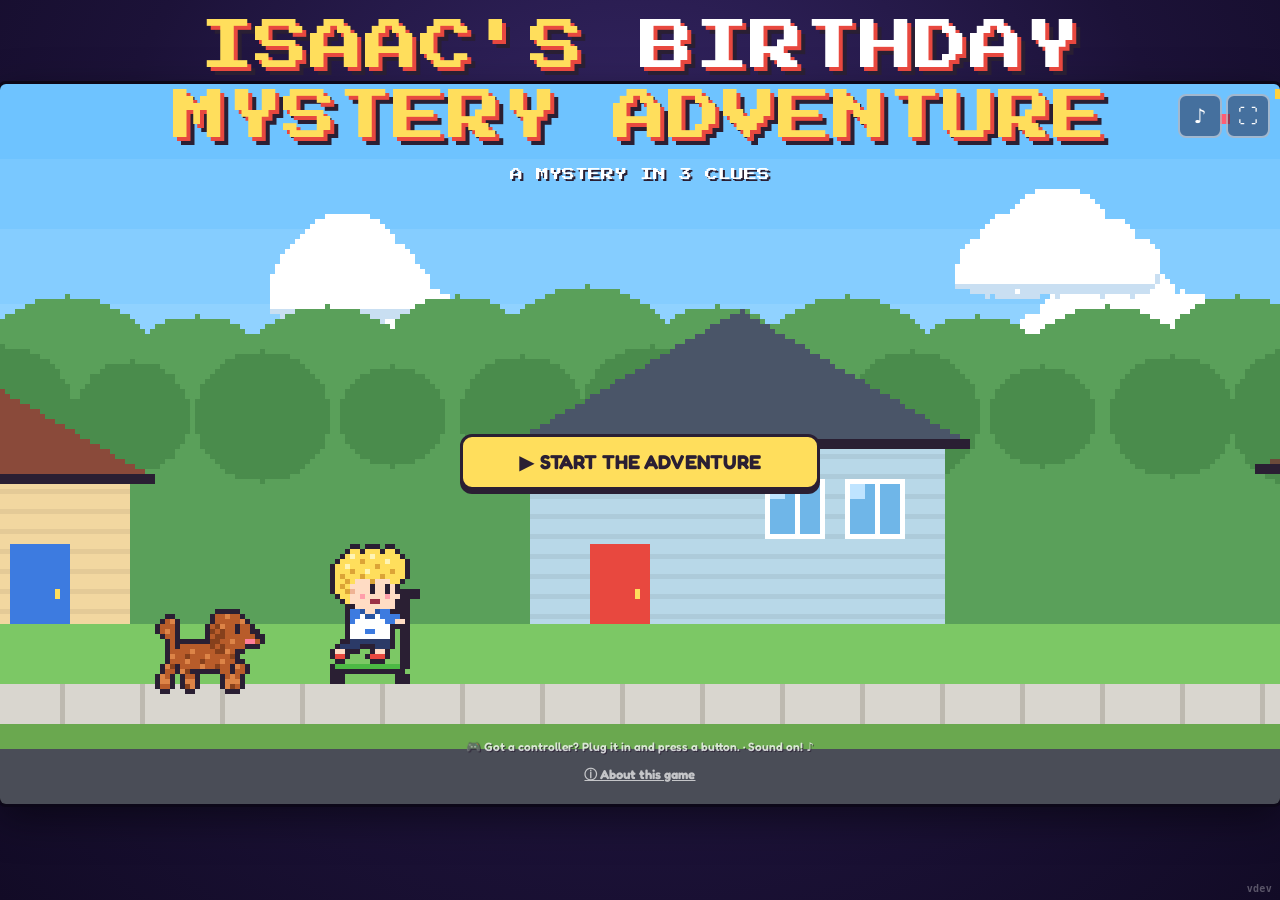
<file: index.html>
<!doctype html>
<html lang="en">
<head>
<meta charset="utf-8">
<meta name="viewport" content="width=device-width, initial-scale=1, maximum-scale=1, user-scalable=no, viewport-fit=cover">
<meta name="theme-color" content="#1c1238">
<meta name="apple-mobile-web-app-capable" content="yes">
<meta name="mobile-web-app-capable" content="yes">
<meta name="apple-mobile-web-app-status-bar-style" content="black-translucent">
<title>Isaac's Birthday Mystery Adventure</title>
<link rel="icon" href="data:image/svg+xml,%3Csvg xmlns='http://www.w3.org/2000/svg' viewBox='0 0 16 16'%3E%3Crect width='16' height='16' rx='3' fill='%233d7be0'/%3E%3Ctext x='8' y='12.5' font-size='11' text-anchor='middle' fill='%23ffde5c' font-family='monospace' font-weight='bold'%3E8%3C/text%3E%3C/svg%3E">
<link rel="preconnect" href="https://fonts.googleapis.com">
<link rel="preconnect" href="https://fonts.gstatic.com" crossorigin>
<link href="https://fonts.googleapis.com/css2?family=Fredoka:wght@500;600;700&family=Press+Start+2P&display=swap" rel="stylesheet">
<link rel="stylesheet" href="style.css">
</head>
<body>
<div id="app">
  <div id="stage">
    <canvas id="screen" width="256" height="144"></canvas>
    <div id="hud"><div id="hud-l"></div><div id="hud-c"></div><div id="hud-r"></div></div>
    <div id="banner"></div>
    <div id="tip" hidden></div>
    <div id="toast"></div>
    <div id="keys" aria-hidden="true"><div class="kl"></div><div class="kr"></div></div>

  </div>
  <div class="topbtns" id="topbtns">
      <button id="btn-clues" aria-label="Clue book" title="Clue book">📜</button>
      <button id="btn-pause" aria-label="Menu" title="Menu">☰</button>
      <button id="btn-mute" aria-label="Sound on or off" title="Sound">♪</button>
      <button id="btn-full" aria-label="Full screen" title="Full screen">⛶</button>
    </div>
  <div id="ver" hidden></div>
  <div id="dialog" hidden>
    <canvas id="portrait" width="26" height="26"></canvas>
    <div class="dlg-body">
      <div id="dlg-name"></div>
      <div id="dlg-text"></div>
      <div id="dlg-choices"></div>
    </div>
    <div id="dlg-next" hidden>▼</div>
  </div>
  <div id="overlay" hidden></div>
  <div id="pad" hidden>
    <div id="dpad"><div data-dir="left">◀</div><div data-dir="down" hidden>▼</div><div data-dir="right">▶</div></div>
    <div id="actions"><button id="btn-b" hidden></button><button id="btn-a">JUMP</button></div>
  </div>
</div>
<noscript>This game needs JavaScript turned on.</noscript>
<script type="module" src="js/main.js"></script>
</body>
</html>
</file>
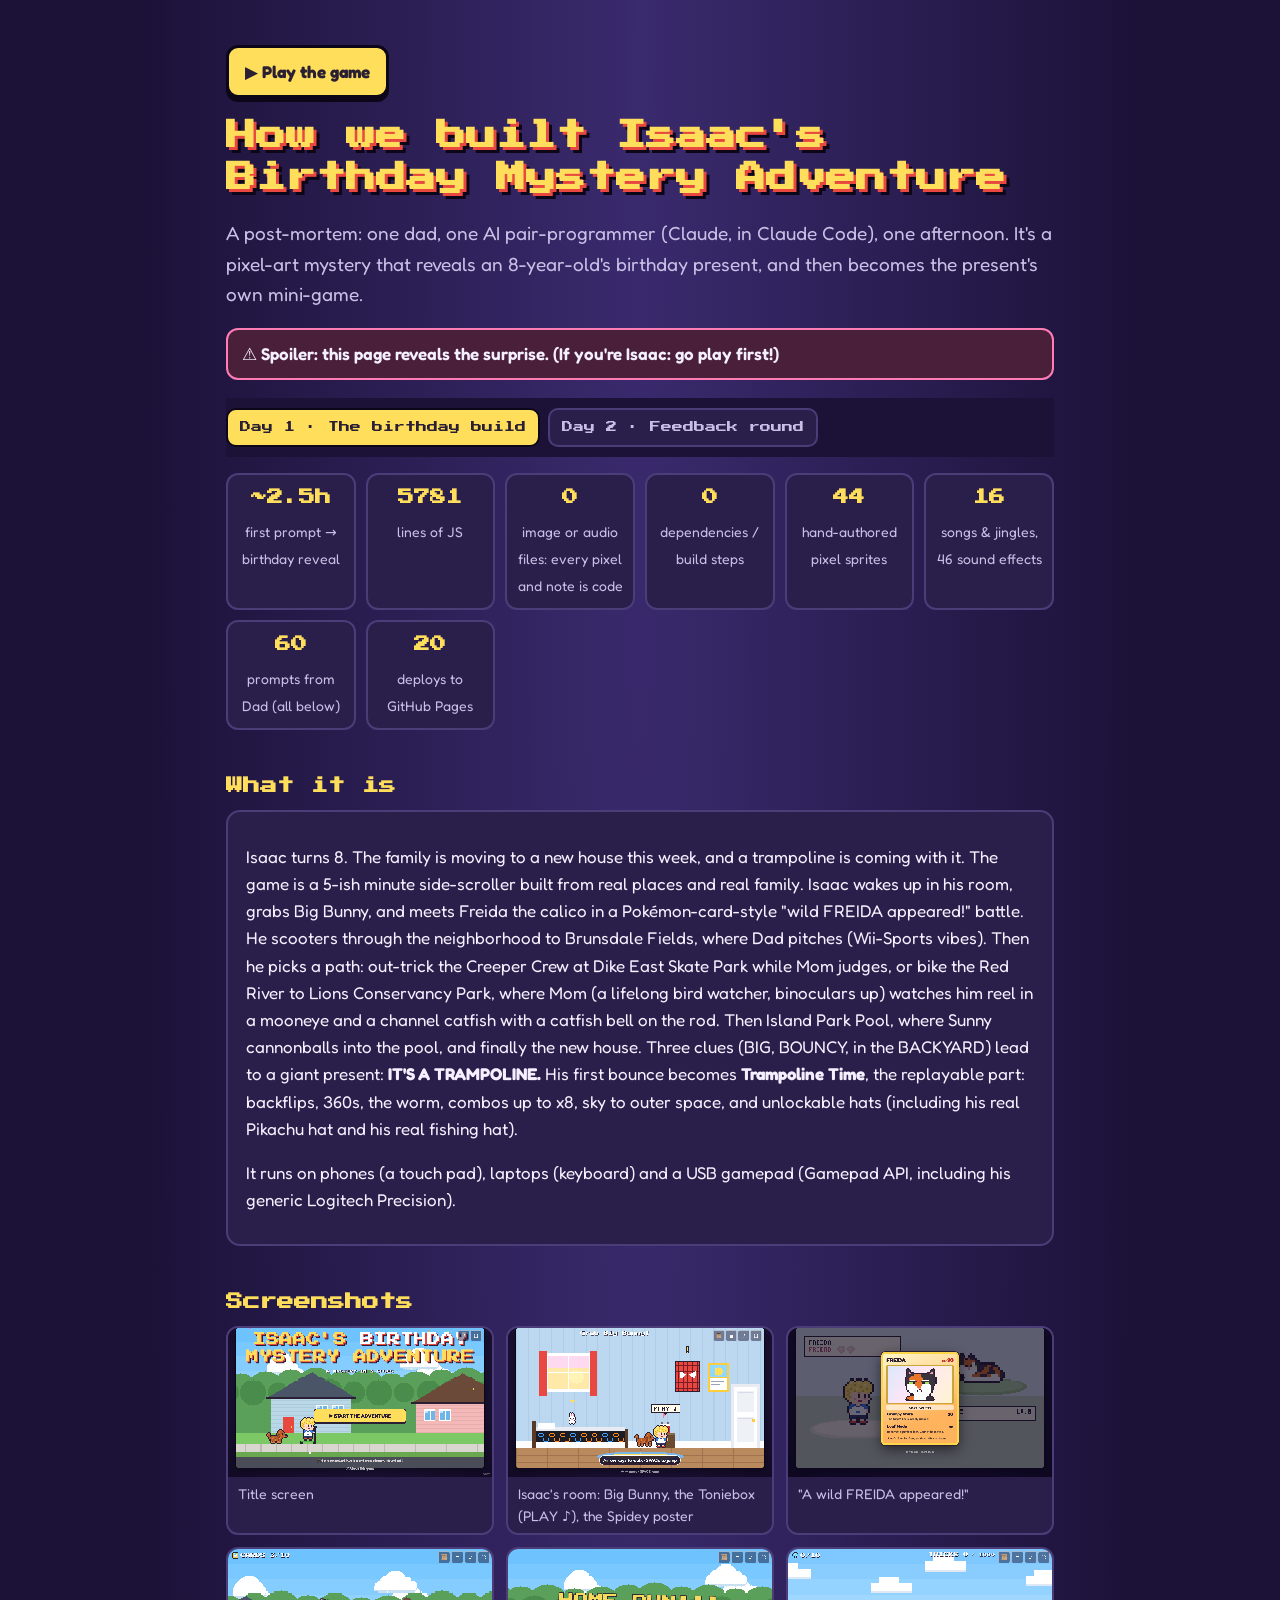
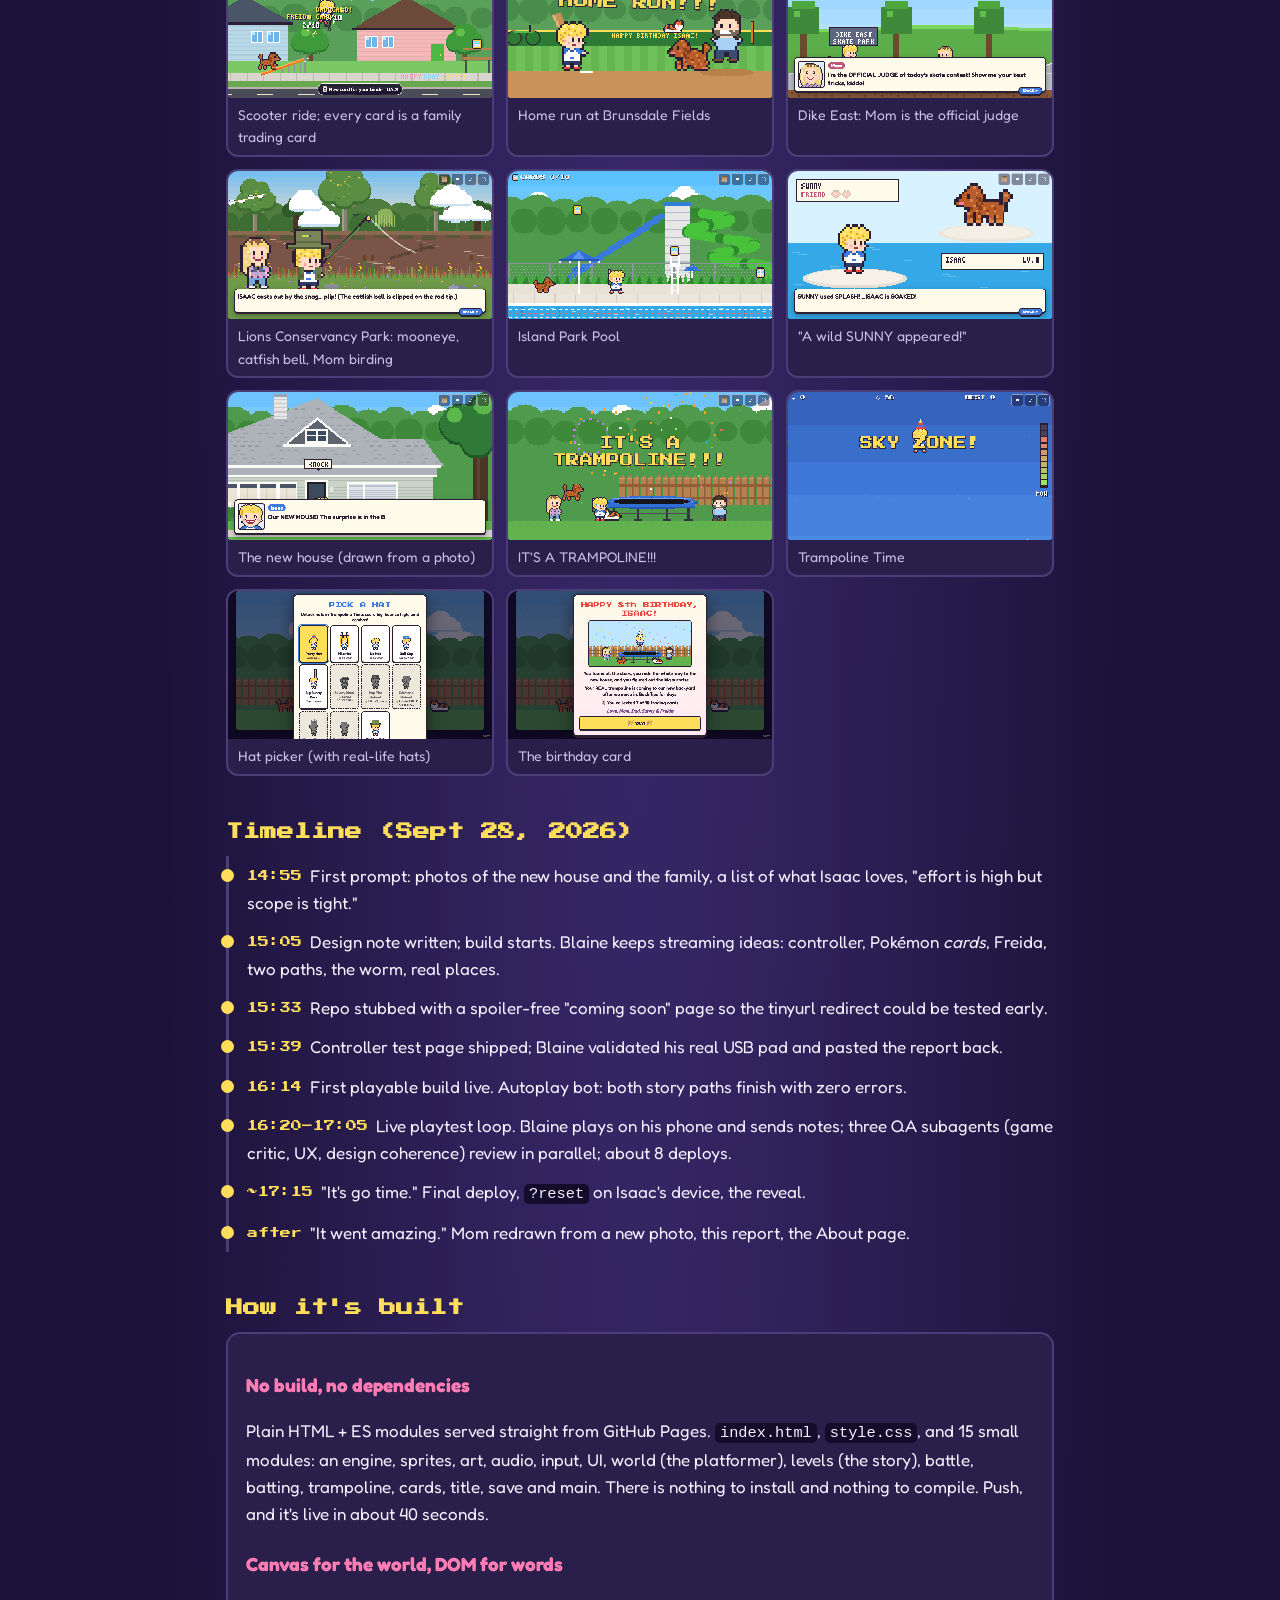
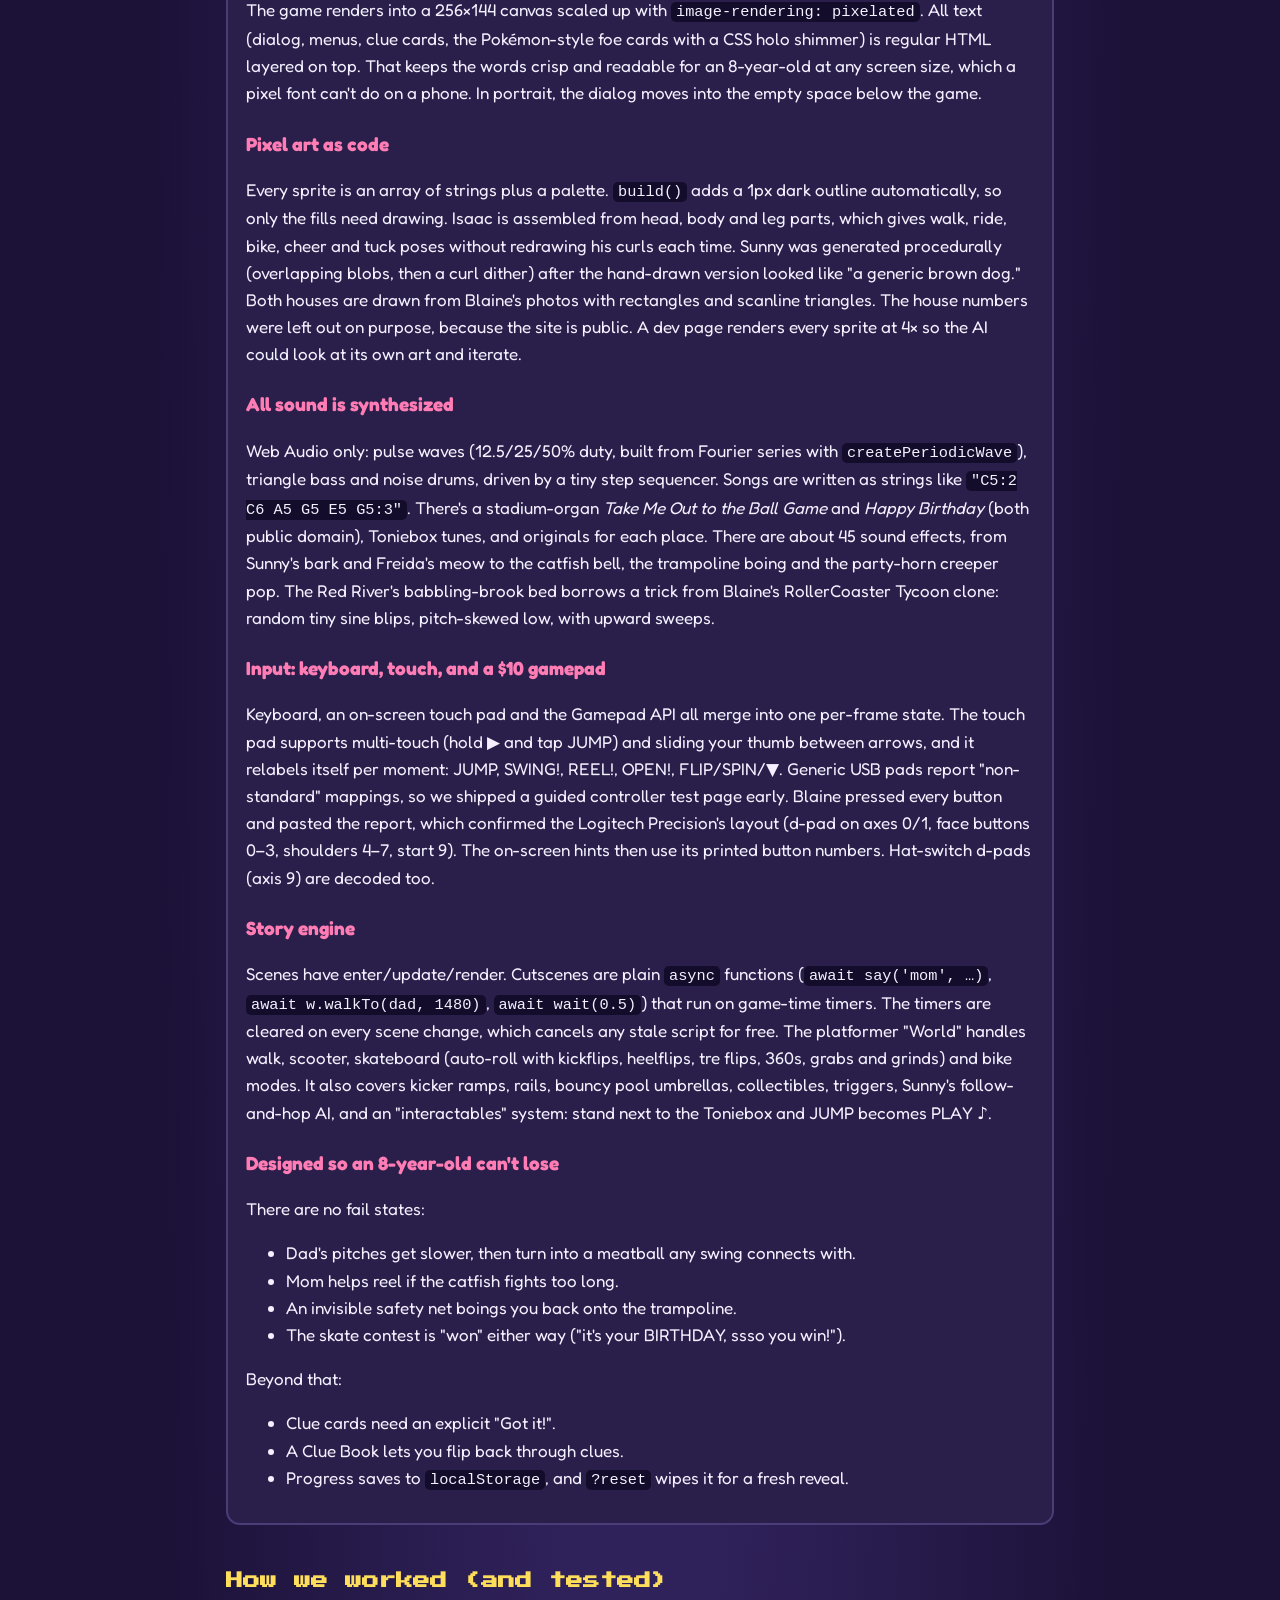
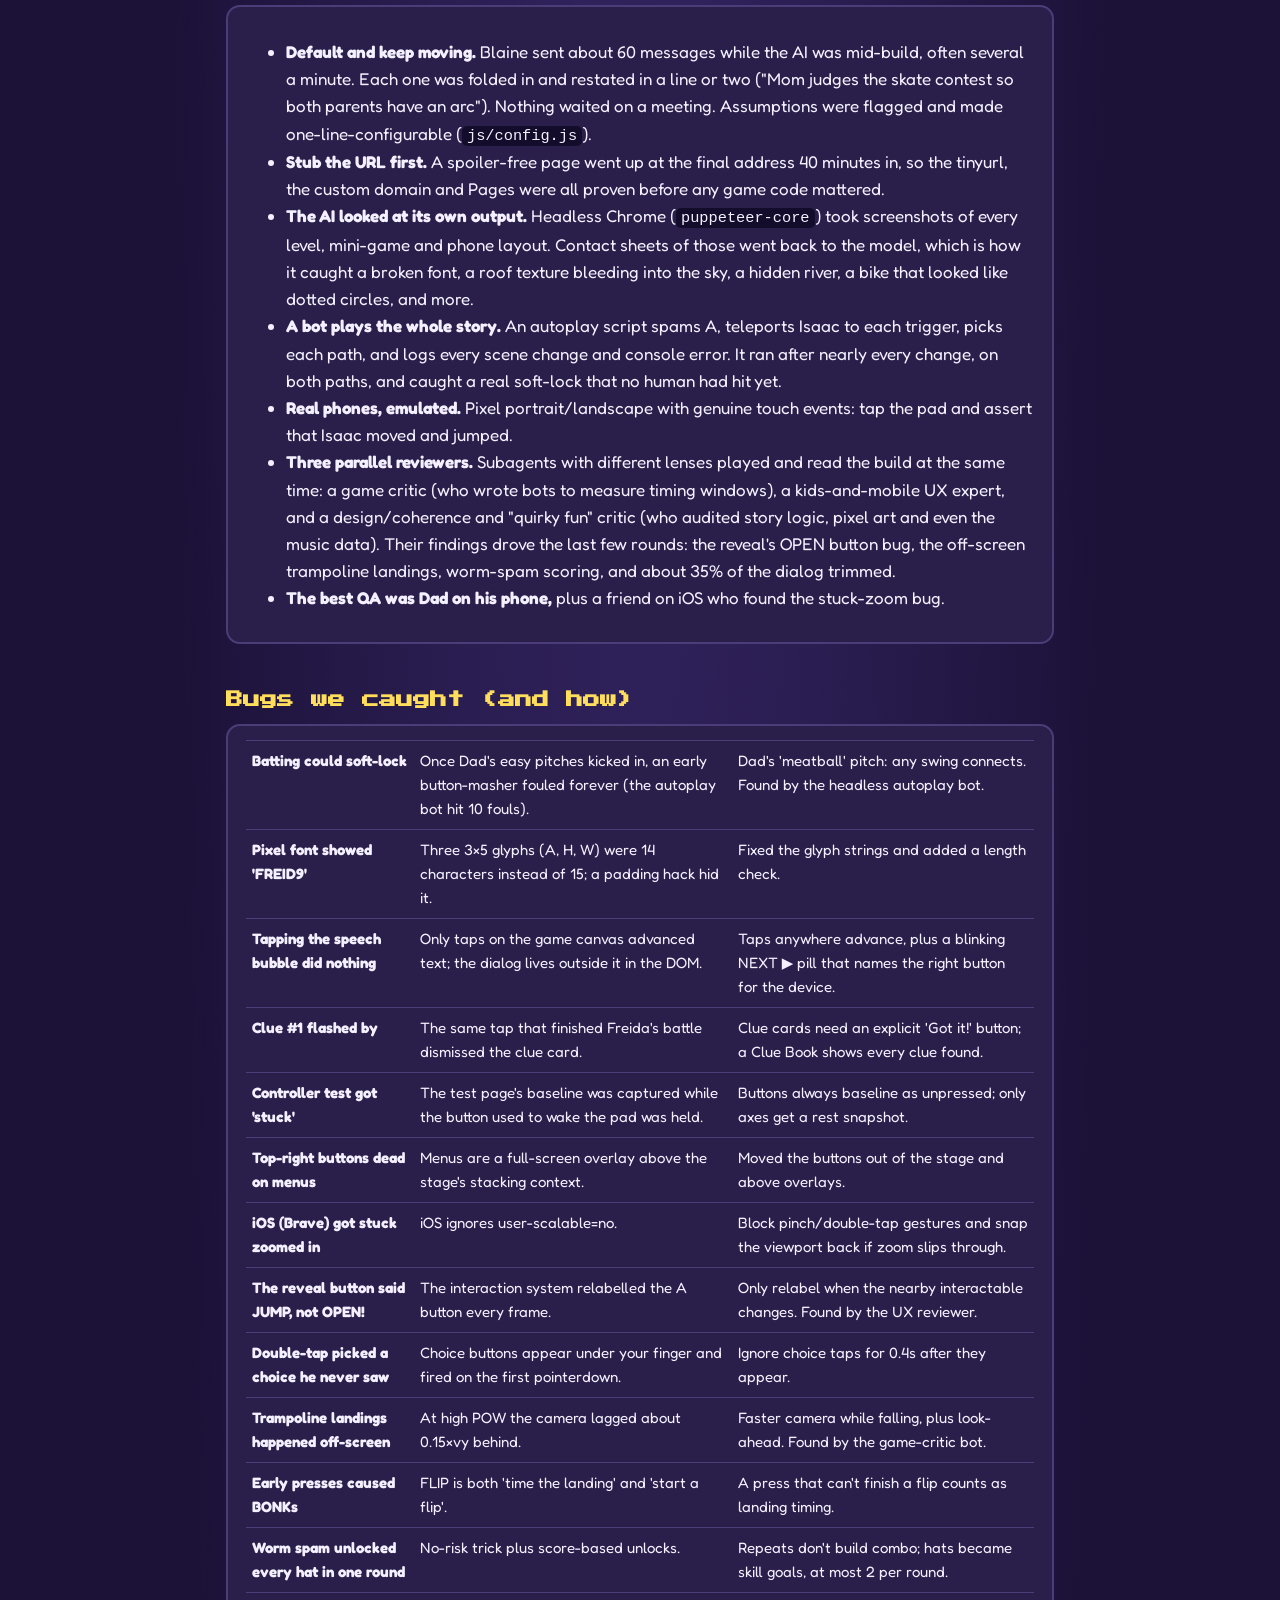
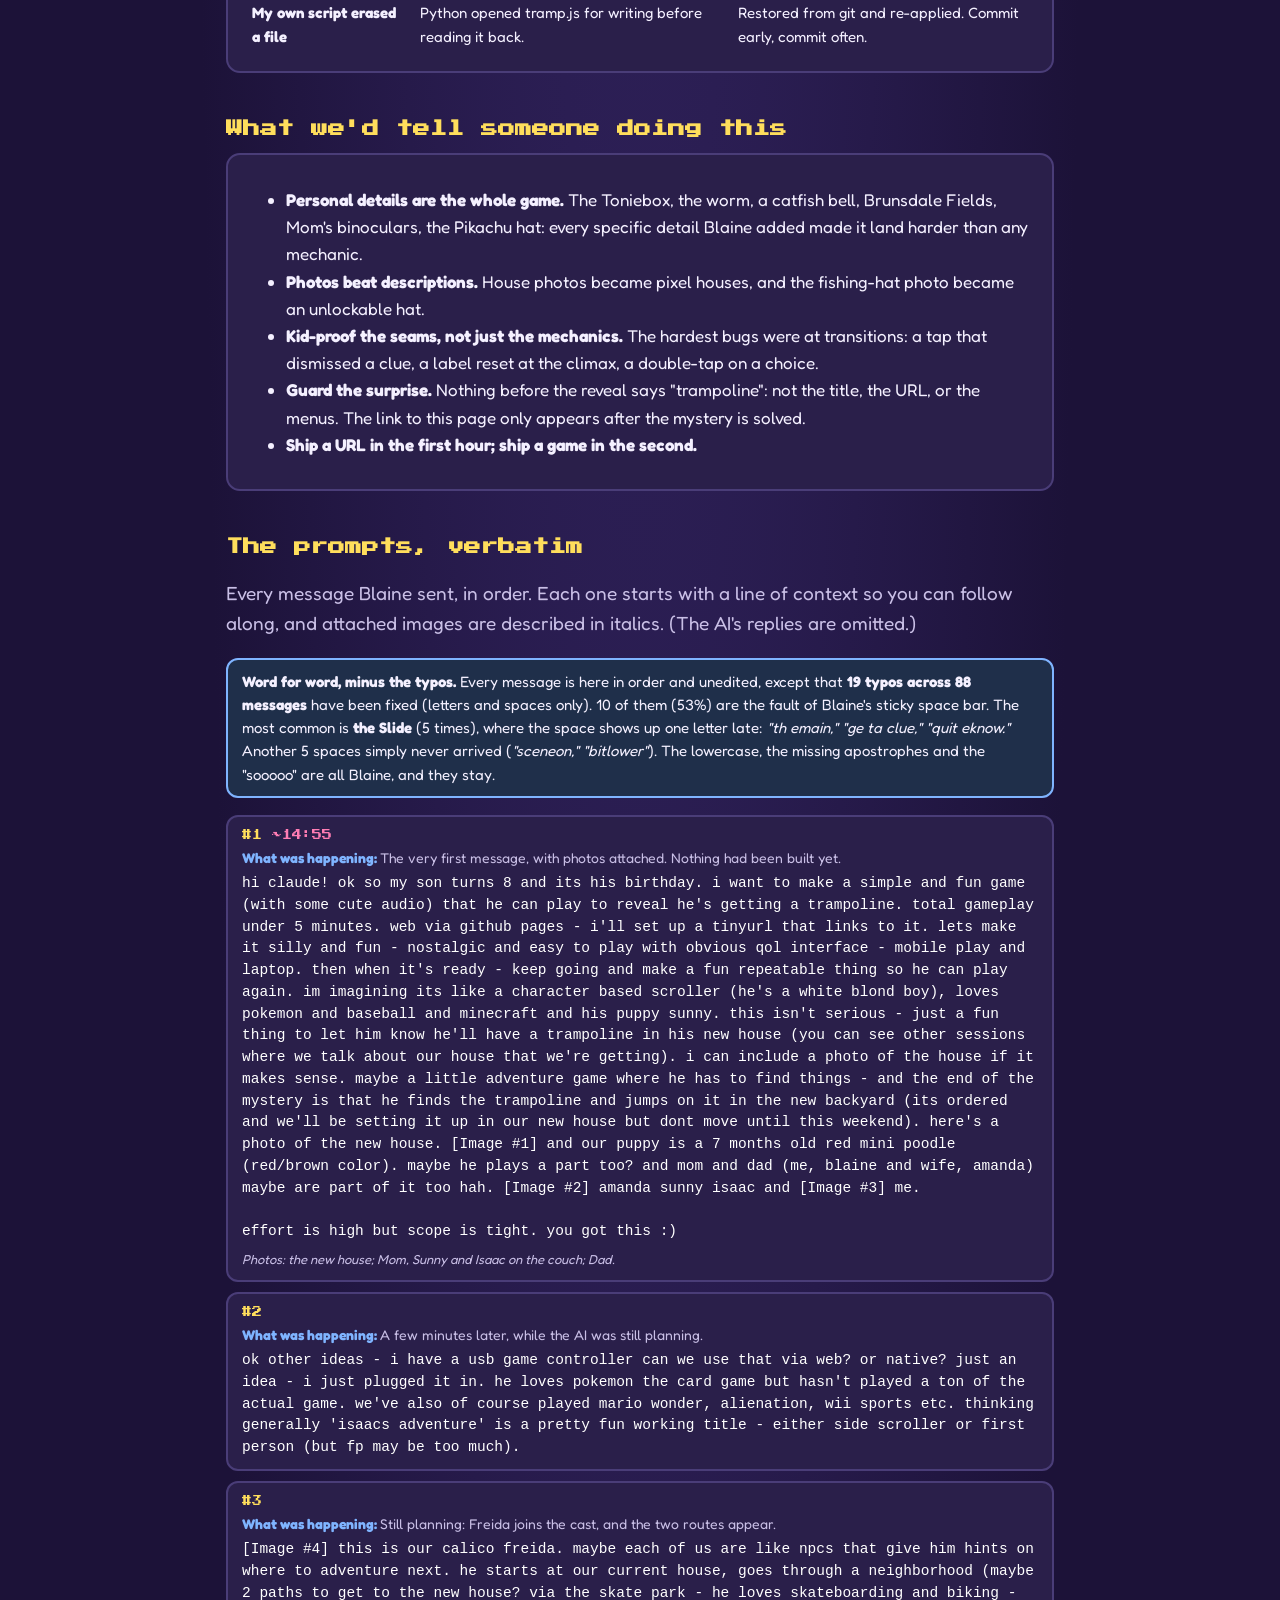
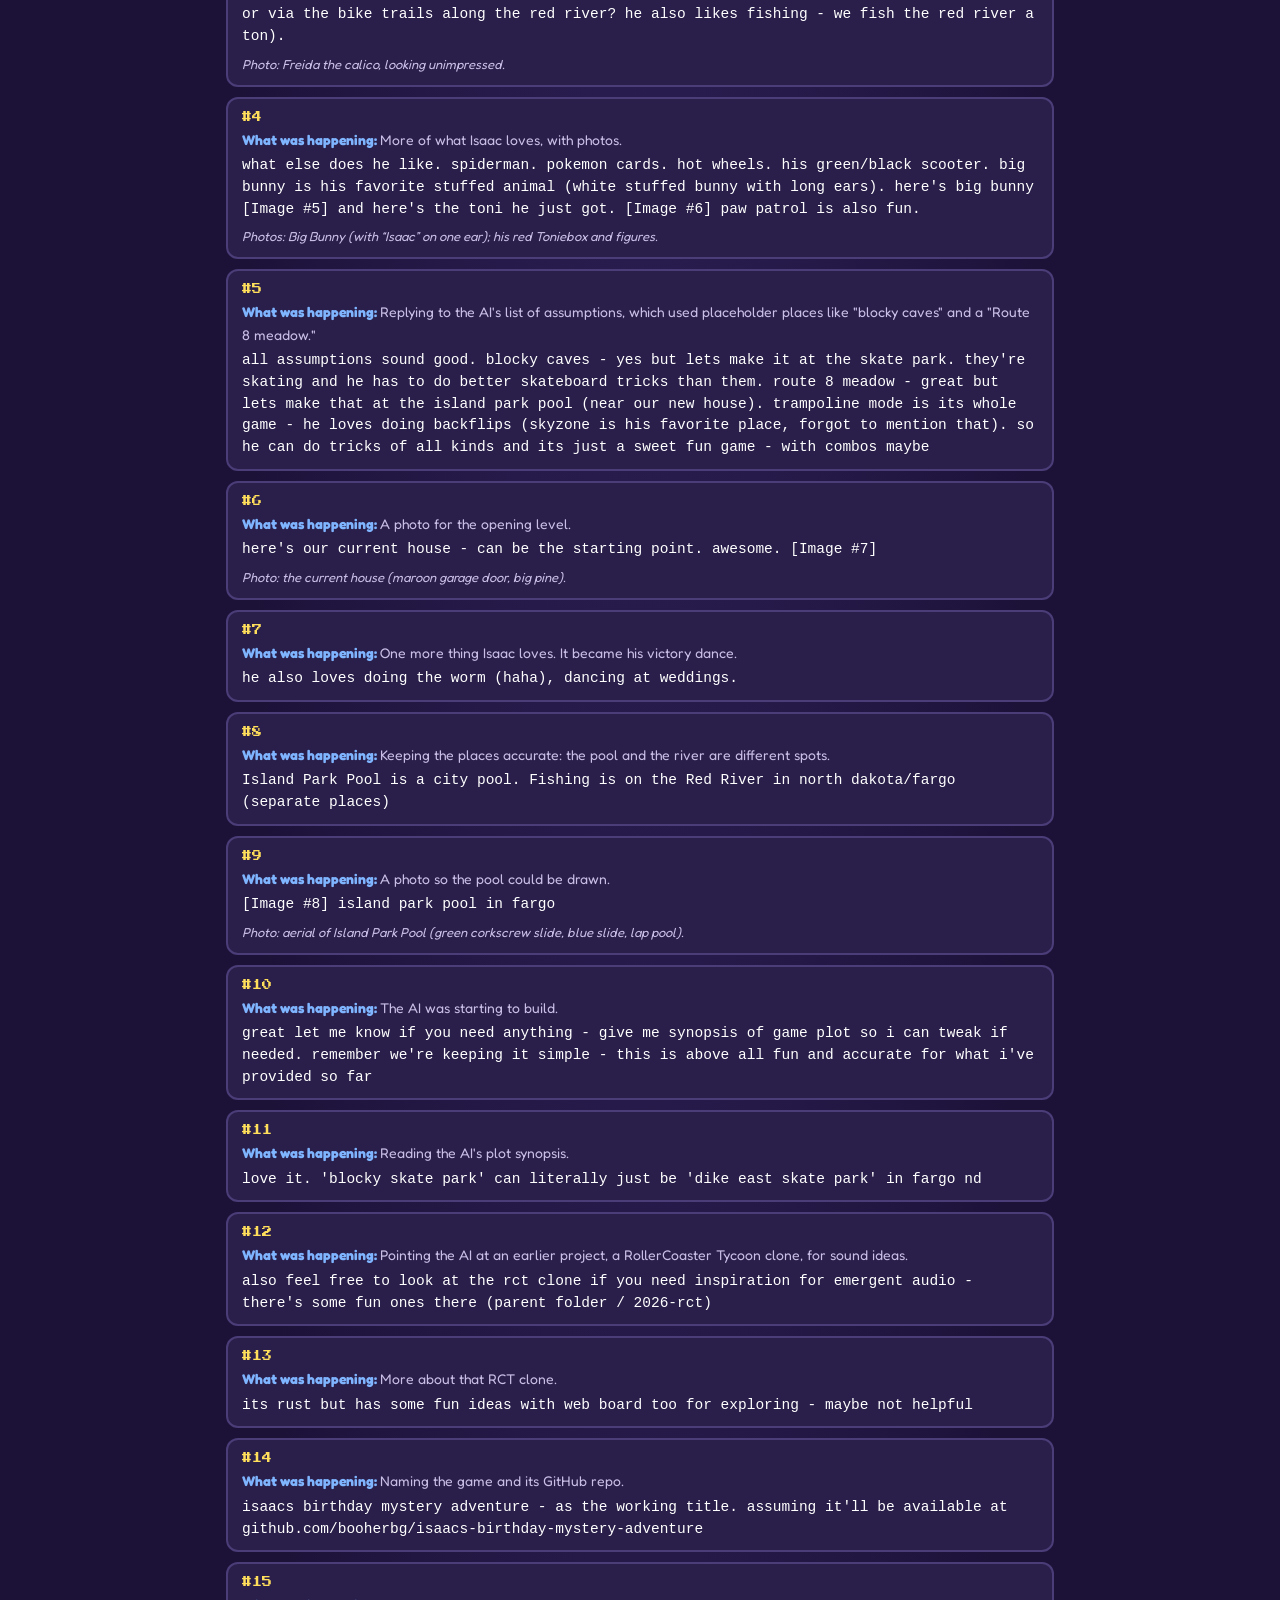
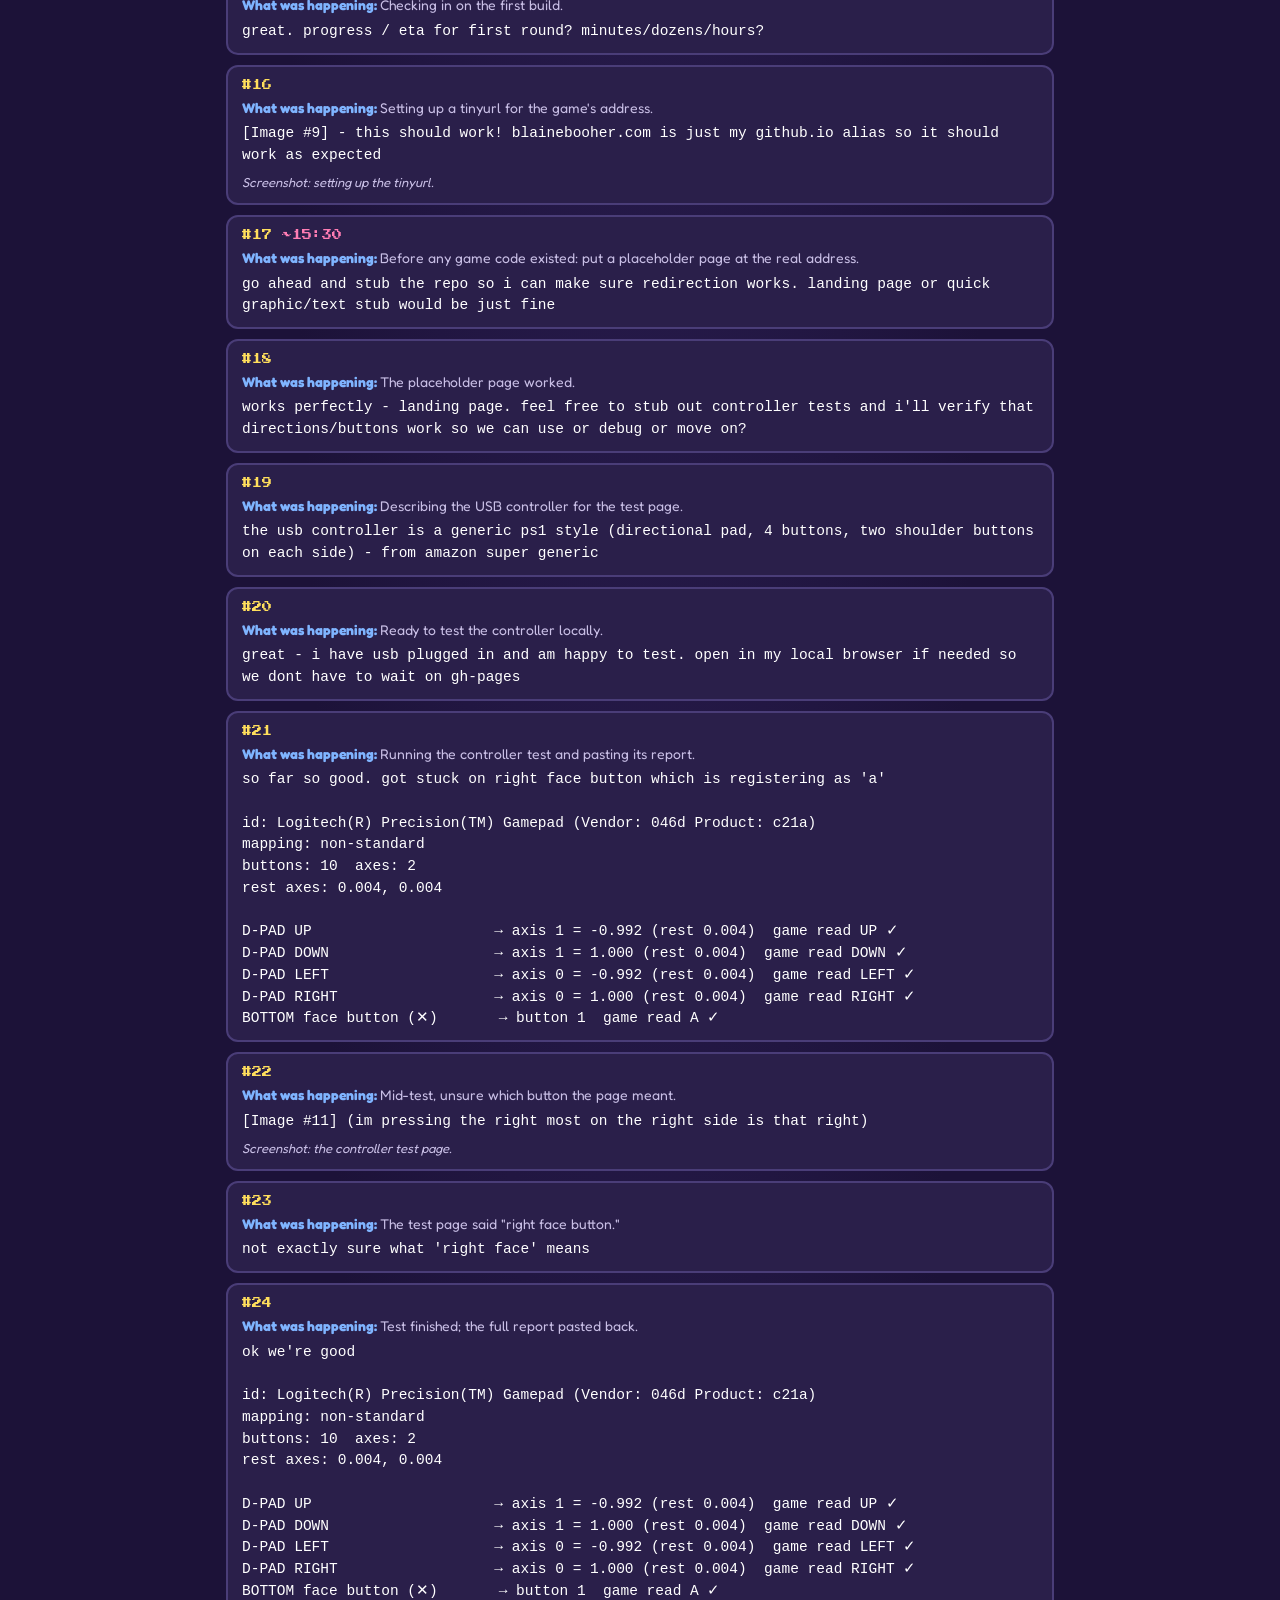
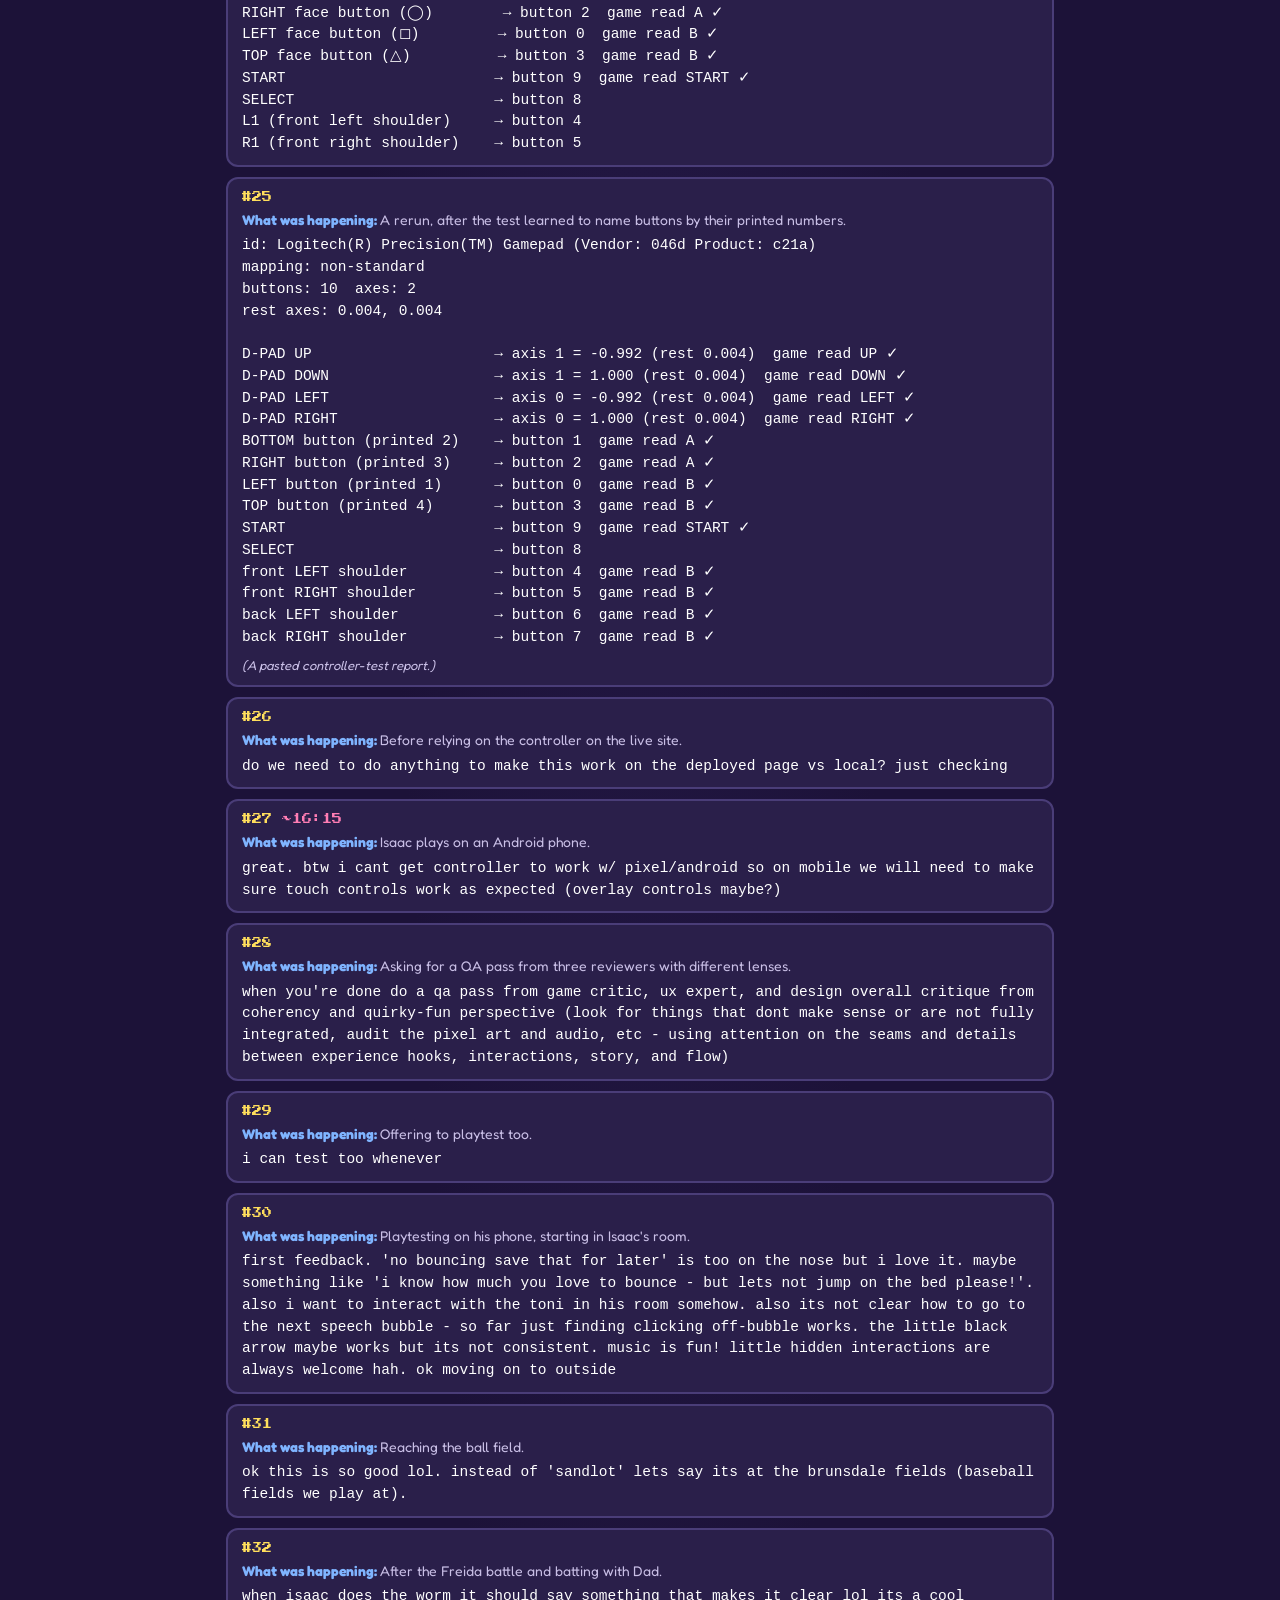
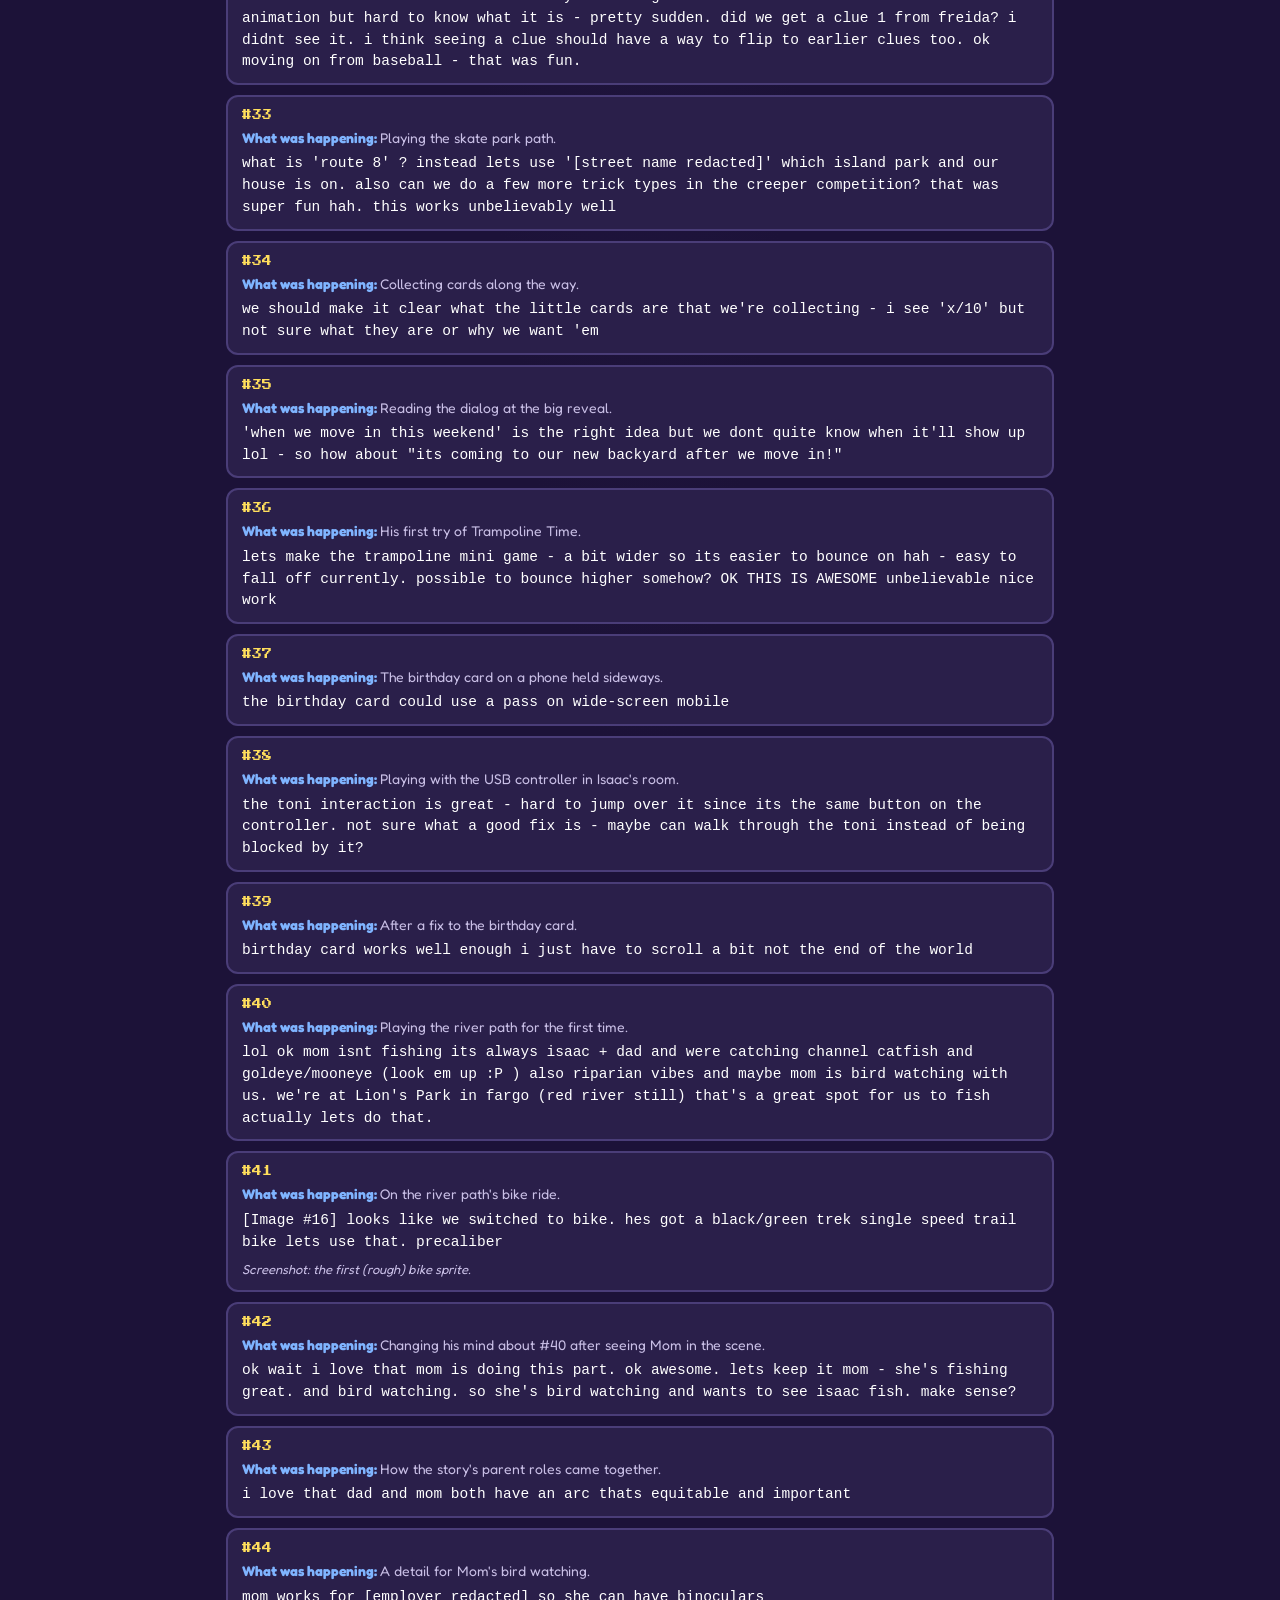
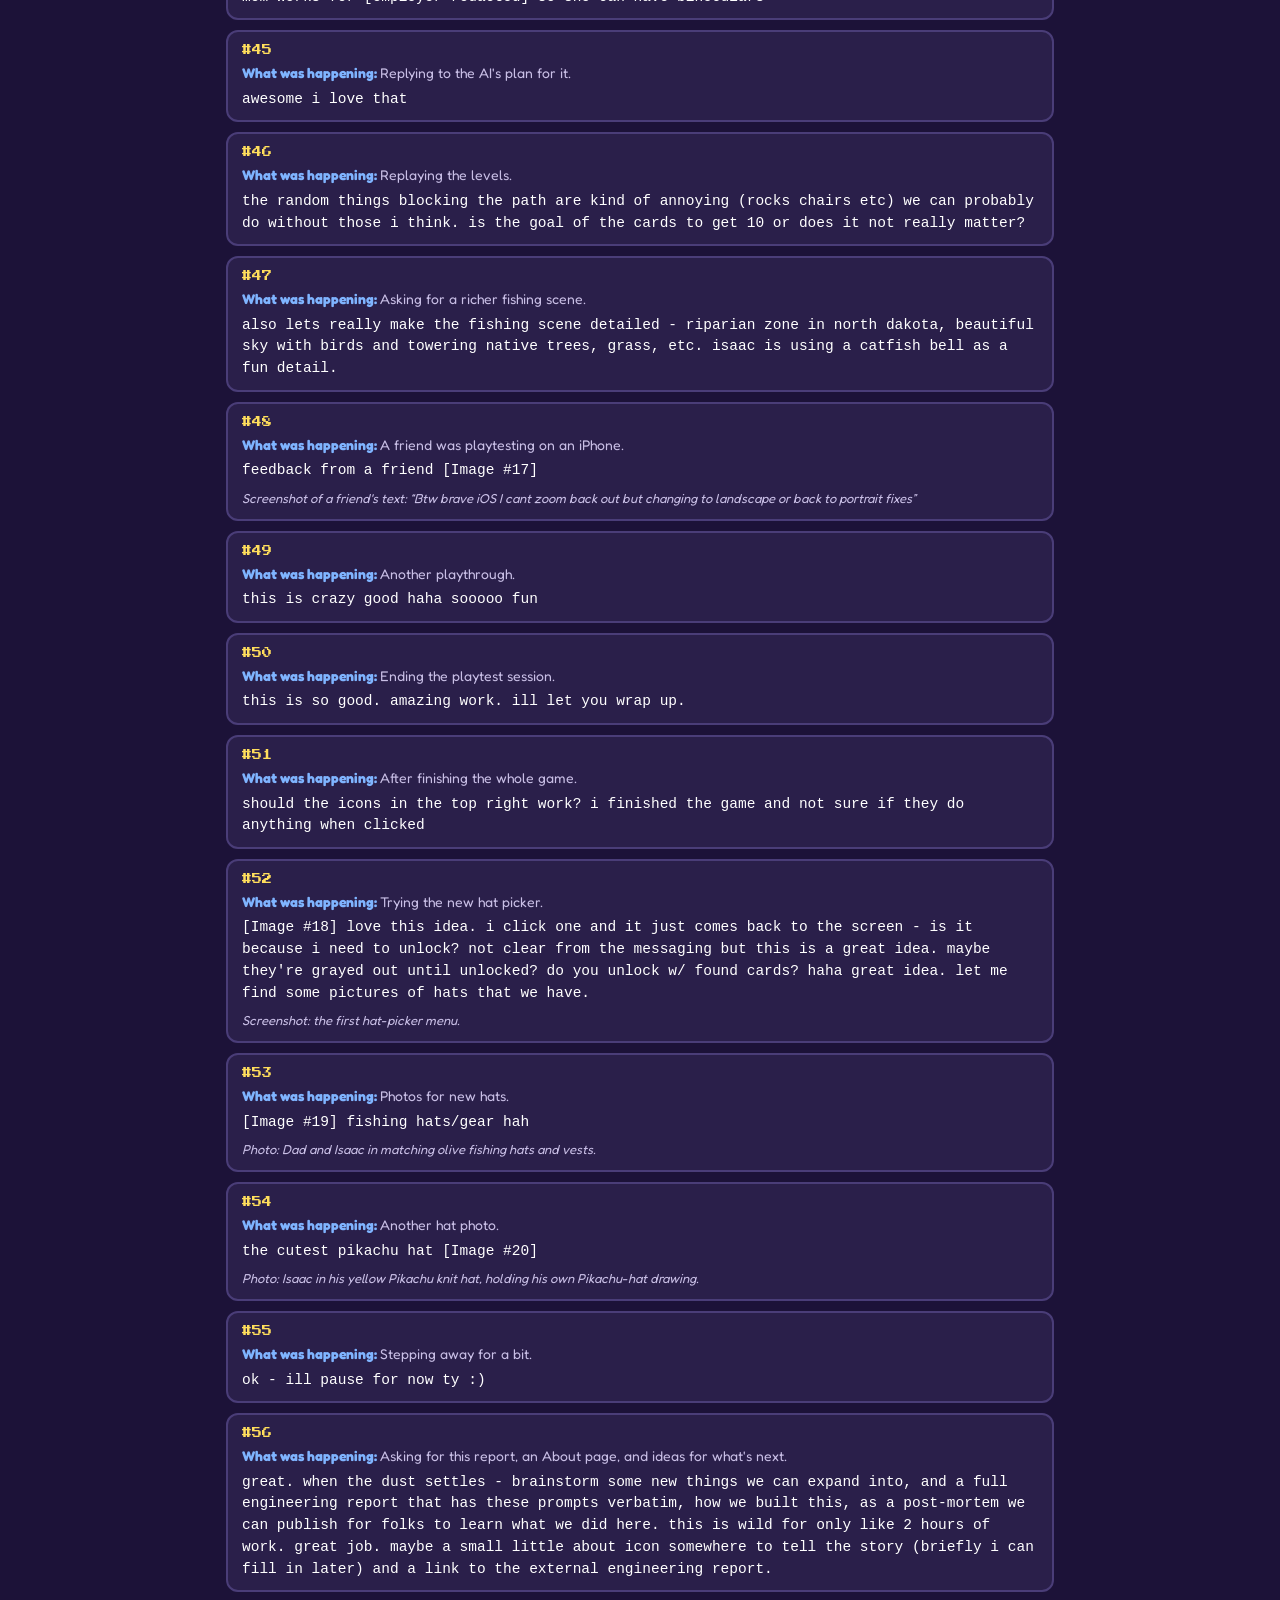
<file: report.html>
<!doctype html>
<html lang="en"><head><meta charset="utf-8"><meta name="viewport" content="width=device-width, initial-scale=1">
<title>How We Built It</title>
<meta name="description" content="Post-mortem: a pixel-art birthday reveal game built in one afternoon by a dad and an AI pair-programmer.">
<link rel="preconnect" href="https://fonts.googleapis.com"><link rel="preconnect" href="https://fonts.gstatic.com" crossorigin>
<link href="https://fonts.googleapis.com/css2?family=Fredoka:wght@400;500;600;700&family=Press+Start+2P&display=swap" rel="stylesheet">
<style>
:root { --bg:#1c1238; --panel:#2a1f4a; --ink:#f4f0ff; --muted:#c9bfe6; --sun:#ffde5c; --pink:#ff7db4; --blue:#7fb4ff; --line:#4a3d78; }
* { box-sizing:border-box }
body { margin:0; background:radial-gradient(ellipse at 50% 0%, #3a2a6e, var(--bg) 55%); color:var(--ink); font:17px/1.6 Fredoka, ui-rounded, system-ui, sans-serif; }
main { max-width: 860px; margin: 0 auto; padding: 28px 16px 80px; }
h1, h2 { font-family:'Press Start 2P', monospace; line-height:1.4; }
h1 { font-size: clamp(18px, 4.4vw, 30px); color: var(--sun); text-shadow: 3px 3px 0 #e8483f, 6px 6px 0 #0c0718; margin: 10px 0 6px; }
h2 { font-size: clamp(13px, 2.6vw, 17px); color: var(--sun); margin: 44px 0 12px; }
h3 { font-size: 19px; margin: 22px 0 6px; color: var(--pink); }
a { color: var(--blue); }
.lede { font-size: 19px; color: var(--muted); }
.warn { background:#4a1f3a; border:2px solid var(--pink); border-radius:12px; padding:10px 14px; font-weight:600; margin: 14px 0; }
.stats { display:grid; grid-template-columns: repeat(auto-fit, minmax(120px,1fr)); gap:10px; margin: 16px 0; }
.stats div { background:var(--panel); border:2px solid var(--line); border-radius:12px; padding:10px; text-align:center; }
.stats b { display:block; font-family:'Press Start 2P'; font-size:16px; color:var(--sun); margin-bottom:6px; }
.stats span { font-size:14px; color:var(--muted); }
.gallery { display:grid; grid-template-columns: repeat(auto-fill, minmax(250px,1fr)); gap:12px; }
figure { margin:0; background:var(--panel); border:2px solid var(--line); border-radius:12px; overflow:hidden; }
figure img { width:100%; display:block; image-rendering: pixelated; }
figcaption { padding:6px 10px; font-size:14px; color:var(--muted); }
.card { background:var(--panel); border:2px solid var(--line); border-radius:14px; padding:14px 18px; }
ul.tl { list-style:none; padding:0; margin:0; }
ul.tl li { padding:6px 0 6px 18px; border-left:3px solid var(--line); position:relative; }
ul.tl li::before { content:''; position:absolute; left:-8px; top:13px; width:13px; height:13px; border-radius:50%; background:var(--sun); }
ul.tl time { font-family:'Press Start 2P'; font-size:11px; color:var(--sun); margin-right:8px; }
table { width:100%; border-collapse:collapse; font-size:15px; }
td { border-top:1px solid var(--line); padding:8px 6px; vertical-align:top; }
code, pre { font-family: ui-monospace, Menlo, monospace; }
code { background:#130c2a; padding:1px 5px; border-radius:5px; font-size:.9em; }
ol.prompts { list-style:none; padding:0; counter-reset:none; }
ol.prompts li { background:var(--panel); border:2px solid var(--line); border-radius:12px; padding:10px 14px; margin:10px 0; }
ol.prompts pre { white-space:pre-wrap; word-wrap:break-word; margin:4px 0 0; font-size:14.5px; line-height:1.5; color:#fff; }
.pmeta { font-family:'Press Start 2P'; font-size:10px; color:var(--sun); display:flex; gap:10px; }
.pmeta time { color:var(--pink); }
.pnote { font-size:13px; color:var(--muted); font-style:italic; margin-top:6px; }
.pctx { font-size:14px; color:var(--muted); margin:4px 0 2px; }
.pctx::before { content:'What was happening: '; font-weight:700; color:var(--blue); }
.typos { background:#1f2f4a; border:2px solid var(--blue); border-radius:12px; padding:10px 14px; font-size:15px; line-height:1.55; margin:12px 0; }
.ideas li { margin: 6px 0; }
.foot { margin-top:50px; color:var(--muted); font-size:14px; text-align:center; }
.tabs { display:flex; flex-wrap:wrap; gap:8px; position:sticky; top:0; z-index:5; padding:10px 0; margin:18px 0 0; background:var(--bg); }
.tab { font-family:'Press Start 2P', monospace; font-size:11px; line-height:1.4; color:var(--muted); text-decoration:none; background:var(--panel); border:2px solid var(--line); border-radius:10px; padding:10px 12px; }
.tab[aria-selected="true"] { color:#2a1f33; background:var(--sun); border-color:#0c0718; }
.tab:focus-visible { outline:3px solid var(--blue); outline-offset:2px; }
[hidden] { display:none !important; }
iframe.board { width:100%; height:1200px; border:2px solid var(--line); border-radius:12px; background:#1c1238; display:block; margin:10px 0 6px; }
.card figure { margin:10px 0 4px; }
audio { width:100%; margin:10px 0 4px; }
.btn { display:inline-block; background:var(--sun); color:#2a1f33; font-weight:700; padding:10px 16px; border-radius:12px; text-decoration:none; border:3px solid #0c0718; box-shadow:0 4px 0 #0c0718; }
</style></head>
<body><main>
<p><a class="btn" href="./">▶ Play the game</a></p>
<h1>How we built Isaac's Birthday Mystery Adventure</h1>
<p class="lede">A post-mortem: one dad, one AI pair-programmer (Claude, in Claude Code), one afternoon. It's a pixel-art mystery that reveals an 8-year-old's birthday present, and then becomes the present's own mini-game.</p>
<div class="warn">⚠️ Spoiler: this page reveals the surprise. (If you're Isaac: go play first!)</div>

<nav class="tabs" aria-label="Report sections"><a class="tab" href="#day1" data-tab="day1" aria-selected="true">Day 1 · The birthday build</a><a class="tab" href="#day2" data-tab="day2" aria-selected="false">Day 2 · Feedback round</a></nav>

<section id="day1" class="day">
<div class="stats">
  <div><b>~2.5h</b><span>first prompt → birthday reveal</span></div>
  <div><b>5781</b><span>lines of JS</span></div>
  <div><b>0</b><span>image or audio files: every pixel and note is code</span></div>
  <div><b>0</b><span>dependencies / build steps</span></div>
  <div><b>44</b><span>hand-authored pixel sprites</span></div>
  <div><b>16</b><span>songs &amp; jingles, 46 sound effects</span></div>
  <div><b>60</b><span>prompts from Dad (all below)</span></div>
  <div><b>20</b><span>deploys to GitHub Pages</span></div>
</div>

<h2>What it is</h2>
<div class="card">
<p>Isaac turns 8. The family is moving to a new house this week, and a trampoline is coming with it. The game is a 5-ish minute side-scroller built from real places and real family. Isaac wakes up in his room, grabs Big Bunny, and meets Freida the calico in a Pokémon-card-style "wild FREIDA appeared!" battle. He scooters through the neighborhood to Brunsdale Fields, where Dad pitches (Wii-Sports vibes). Then he picks a path: out-trick the Creeper Crew at Dike East Skate Park while Mom judges, or bike the Red River to Lions Conservancy Park, where Mom (a lifelong bird watcher, binoculars up) watches him reel in a mooneye and a channel catfish with a catfish bell on the rod. Then Island Park Pool, where Sunny cannonballs into the pool, and finally the new house. Three clues (BIG, BOUNCY, in the BACKYARD) lead to a giant present: <b>IT'S A TRAMPOLINE.</b> His first bounce becomes <b>Trampoline Time</b>, the replayable part: backflips, 360s, the worm, combos up to x8, sky to outer space, and unlockable hats (including his real Pikachu hat and his real fishing hat).</p>
<p>It runs on phones (a touch pad), laptops (keyboard) and a USB gamepad (Gamepad API, including his generic Logitech Precision).</p>
</div>

<h2>Screenshots</h2>
<div class="gallery"><figure><img src="report/01-title.png" alt="Title screen" loading="lazy"><figcaption>Title screen</figcaption></figure><figure><img src="report/02-room.png" alt="Isaac&#x27;s room: Big Bunny, the Toniebox (PLAY ♪), the Spidey poster" loading="lazy"><figcaption>Isaac&#x27;s room: Big Bunny, the Toniebox (PLAY ♪), the Spidey poster</figcaption></figure><figure><img src="report/03-freida-card.png" alt="&quot;A wild FREIDA appeared!&quot;" loading="lazy"><figcaption>&quot;A wild FREIDA appeared!&quot;</figcaption></figure><figure><img src="report/04-neighborhood.png" alt="Scooter ride; every card is a family trading card" loading="lazy"><figcaption>Scooter ride; every card is a family trading card</figcaption></figure><figure><img src="report/05-batting.png" alt="Home run at Brunsdale Fields" loading="lazy"><figcaption>Home run at Brunsdale Fields</figcaption></figure><figure><img src="report/06-skate.png" alt="Dike East: Mom is the official judge" loading="lazy"><figcaption>Dike East: Mom is the official judge</figcaption></figure><figure><img src="report/07-fishing.png" alt="Lions Conservancy Park: mooneye, catfish bell, Mom birding" loading="lazy"><figcaption>Lions Conservancy Park: mooneye, catfish bell, Mom birding</figcaption></figure><figure><img src="report/08-pool.png" alt="Island Park Pool" loading="lazy"><figcaption>Island Park Pool</figcaption></figure><figure><img src="report/09-sunny.png" alt="&quot;A wild SUNNY appeared!&quot;" loading="lazy"><figcaption>&quot;A wild SUNNY appeared!&quot;</figcaption></figure><figure><img src="report/10-newhouse.png" alt="The new house (drawn from a photo)" loading="lazy"><figcaption>The new house (drawn from a photo)</figcaption></figure><figure><img src="report/11-reveal.png" alt="IT&#x27;S A TRAMPOLINE!!!" loading="lazy"><figcaption>IT&#x27;S A TRAMPOLINE!!!</figcaption></figure><figure><img src="report/12-trampoline.png" alt="Trampoline Time" loading="lazy"><figcaption>Trampoline Time</figcaption></figure><figure><img src="report/13-hats.png" alt="Hat picker (with real-life hats)" loading="lazy"><figcaption>Hat picker (with real-life hats)</figcaption></figure><figure><img src="report/14-card.png" alt="The birthday card" loading="lazy"><figcaption>The birthday card</figcaption></figure></div>

<h2>Timeline (Sept 28, 2026)</h2>
<ul class="tl">
<li><time>14:55</time>First prompt: photos of the new house and the family, a list of what Isaac loves, "effort is high but scope is tight."</li>
<li><time>15:05</time>Design note written; build starts. Blaine keeps streaming ideas: controller, Pokémon <i>cards</i>, Freida, two paths, the worm, real places.</li>
<li><time>15:33</time>Repo stubbed with a spoiler-free "coming soon" page so the tinyurl redirect could be tested early.</li>
<li><time>15:39</time>Controller test page shipped; Blaine validated his real USB pad and pasted the report back.</li>
<li><time>16:14</time>First playable build live. Autoplay bot: both story paths finish with zero errors.</li>
<li><time>16:20–17:05</time>Live playtest loop. Blaine plays on his phone and sends notes; three QA subagents (game critic, UX, design coherence) review in parallel; about 8 deploys.</li>
<li><time>~17:15</time>"It's go time." Final deploy, <code>?reset</code> on Isaac's device, the reveal.</li>
<li><time>after</time>"It went amazing." Mom redrawn from a new photo, this report, the About page.</li>
</ul>

<h2>How it's built</h2>
<div class="card">
<h3>No build, no dependencies</h3>
<p>Plain HTML + ES modules served straight from GitHub Pages. <code>index.html</code>, <code>style.css</code>, and 15 small modules: an engine, sprites, art, audio, input, UI, world (the platformer), levels (the story), battle, batting, trampoline, cards, title, save and main. There is nothing to install and nothing to compile. Push, and it's live in about 40 seconds.</p>
<h3>Canvas for the world, DOM for words</h3>
<p>The game renders into a 256×144 canvas scaled up with <code>image-rendering: pixelated</code>. All text (dialog, menus, clue cards, the Pokémon-style foe cards with a CSS holo shimmer) is regular HTML layered on top. That keeps the words crisp and readable for an 8-year-old at any screen size, which a pixel font can't do on a phone. In portrait, the dialog moves into the empty space below the game.</p>
<h3>Pixel art as code</h3>
<p>Every sprite is an array of strings plus a palette. <code>build()</code> adds a 1px dark outline automatically, so only the fills need drawing. Isaac is assembled from head, body and leg parts, which gives walk, ride, bike, cheer and tuck poses without redrawing his curls each time. Sunny was generated procedurally (overlapping blobs, then a curl dither) after the hand-drawn version looked like "a generic brown dog." Both houses are drawn from Blaine's photos with rectangles and scanline triangles. The house numbers were left out on purpose, because the site is public. A dev page renders every sprite at 4× so the AI could look at its own art and iterate.</p>
<h3>All sound is synthesized</h3>
<p>Web Audio only: pulse waves (12.5/25/50% duty, built from Fourier series with <code>createPeriodicWave</code>), triangle bass and noise drums, driven by a tiny step sequencer. Songs are written as strings like <code>"C5:2 C6 A5 G5 E5 G5:3"</code>. There's a stadium-organ <i>Take Me Out to the Ball Game</i> and <i>Happy Birthday</i> (both public domain), Toniebox tunes, and originals for each place. There are about 45 sound effects, from Sunny's bark and Freida's meow to the catfish bell, the trampoline boing and the party-horn creeper pop. The Red River's babbling-brook bed borrows a trick from Blaine's RollerCoaster Tycoon clone: random tiny sine blips, pitch-skewed low, with upward sweeps.</p>
<h3>Input: keyboard, touch, and a $10 gamepad</h3>
<p>Keyboard, an on-screen touch pad and the Gamepad API all merge into one per-frame state. The touch pad supports multi-touch (hold ▶ and tap JUMP) and sliding your thumb between arrows, and it relabels itself per moment: JUMP, SWING!, REEL!, OPEN!, FLIP/SPIN/▼. Generic USB pads report "non-standard" mappings, so we shipped a guided controller test page early. Blaine pressed every button and pasted the report, which confirmed the Logitech Precision's layout (d-pad on axes 0/1, face buttons 0–3, shoulders 4–7, start 9). The on-screen hints then use its printed button numbers. Hat-switch d-pads (axis 9) are decoded too.</p>
<h3>Story engine</h3>
<p>Scenes have enter/update/render. Cutscenes are plain <code>async</code> functions (<code>await say('mom', …)</code>, <code>await w.walkTo(dad, 1480)</code>, <code>await wait(0.5)</code>) that run on game-time timers. The timers are cleared on every scene change, which cancels any stale script for free. The platformer "World" handles walk, scooter, skateboard (auto-roll with kickflips, heelflips, tre flips, 360s, grabs and grinds) and bike modes. It also covers kicker ramps, rails, bouncy pool umbrellas, collectibles, triggers, Sunny's follow-and-hop AI, and an "interactables" system: stand next to the Toniebox and JUMP becomes PLAY ♪.</p>
<h3>Designed so an 8-year-old can't lose</h3>
<p>There are no fail states:</p>
<ul>
<li>Dad's pitches get slower, then turn into a meatball any swing connects with.</li>
<li>Mom helps reel if the catfish fights too long.</li>
<li>An invisible safety net boings you back onto the trampoline.</li>
<li>The skate contest is "won" either way ("it's your BIRTHDAY, ssso you win!").</li>
</ul>
<p>Beyond that:</p>
<ul>
<li>Clue cards need an explicit "Got it!".</li>
<li>A Clue Book lets you flip back through clues.</li>
<li>Progress saves to <code>localStorage</code>, and <code>?reset</code> wipes it for a fresh reveal.</li>
</ul>
</div>

<h2>How we worked (and tested)</h2>
<div class="card">
<ul>
<li><b>Default and keep moving.</b> Blaine sent about 60 messages while the AI was mid-build, often several a minute. Each one was folded in and restated in a line or two ("Mom judges the skate contest so both parents have an arc"). Nothing waited on a meeting. Assumptions were flagged and made one-line-configurable (<code>js/config.js</code>).</li>
<li><b>Stub the URL first.</b> A spoiler-free page went up at the final address 40 minutes in, so the tinyurl, the custom domain and Pages were all proven before any game code mattered.</li>
<li><b>The AI looked at its own output.</b> Headless Chrome (<code>puppeteer-core</code>) took screenshots of every level, mini-game and phone layout. Contact sheets of those went back to the model, which is how it caught a broken font, a roof texture bleeding into the sky, a hidden river, a bike that looked like dotted circles, and more.</li>
<li><b>A bot plays the whole story.</b> An autoplay script spams A, teleports Isaac to each trigger, picks each path, and logs every scene change and console error. It ran after nearly every change, on both paths, and caught a real soft-lock that no human had hit yet.</li>
<li><b>Real phones, emulated.</b> Pixel portrait/landscape with genuine touch events: tap the pad and assert that Isaac moved and jumped.</li>
<li><b>Three parallel reviewers.</b> Subagents with different lenses played and read the build at the same time: a game critic (who wrote bots to measure timing windows), a kids-and-mobile UX expert, and a design/coherence and "quirky fun" critic (who audited story logic, pixel art and even the music data). Their findings drove the last few rounds: the reveal's OPEN button bug, the off-screen trampoline landings, worm-spam scoring, and about 35% of the dialog trimmed.</li>
<li><b>The best QA was Dad on his phone,</b> plus a friend on iOS who found the stuck-zoom bug.</li>
</ul>
</div>

<h2>Bugs we caught (and how)</h2>
<div class="card"><table><tr><td><b>Batting could soft-lock</b></td><td>Once Dad&#x27;s easy pitches kicked in, an early button-masher fouled forever (the autoplay bot hit 10 fouls).</td><td>Dad&#x27;s &#x27;meatball&#x27; pitch: any swing connects. Found by the headless autoplay bot.</td></tr><tr><td><b>Pixel font showed &#x27;FREID9&#x27;</b></td><td>Three 3×5 glyphs (A, H, W) were 14 characters instead of 15; a padding hack hid it.</td><td>Fixed the glyph strings and added a length check.</td></tr><tr><td><b>Tapping the speech bubble did nothing</b></td><td>Only taps on the game canvas advanced text; the dialog lives outside it in the DOM.</td><td>Taps anywhere advance, plus a blinking NEXT ▶ pill that names the right button for the device.</td></tr><tr><td><b>Clue #1 flashed by</b></td><td>The same tap that finished Freida&#x27;s battle dismissed the clue card.</td><td>Clue cards need an explicit &#x27;Got it!&#x27; button; a Clue Book shows every clue found.</td></tr><tr><td><b>Controller test got &#x27;stuck&#x27;</b></td><td>The test page&#x27;s baseline was captured while the button used to wake the pad was held.</td><td>Buttons always baseline as unpressed; only axes get a rest snapshot.</td></tr><tr><td><b>Top-right buttons dead on menus</b></td><td>Menus are a full-screen overlay above the stage&#x27;s stacking context.</td><td>Moved the buttons out of the stage and above overlays.</td></tr><tr><td><b>iOS (Brave) got stuck zoomed in</b></td><td>iOS ignores user-scalable=no.</td><td>Block pinch/double-tap gestures and snap the viewport back if zoom slips through.</td></tr><tr><td><b>The reveal button said JUMP, not OPEN!</b></td><td>The interaction system relabelled the A button every frame.</td><td>Only relabel when the nearby interactable changes. Found by the UX reviewer.</td></tr><tr><td><b>Double-tap picked a choice he never saw</b></td><td>Choice buttons appear under your finger and fired on the first pointerdown.</td><td>Ignore choice taps for 0.4s after they appear.</td></tr><tr><td><b>Trampoline landings happened off-screen</b></td><td>At high POW the camera lagged about 0.15×vy behind.</td><td>Faster camera while falling, plus look-ahead. Found by the game-critic bot.</td></tr><tr><td><b>Early presses caused BONKs</b></td><td>FLIP is both &#x27;time the landing&#x27; and &#x27;start a flip&#x27;.</td><td>A press that can&#x27;t finish a flip counts as landing timing.</td></tr><tr><td><b>Worm spam unlocked every hat in one round</b></td><td>No-risk trick plus score-based unlocks.</td><td>Repeats don&#x27;t build combo; hats became skill goals, at most 2 per round.</td></tr><tr><td><b>My own script erased a file</b></td><td>Python opened tramp.js for writing before reading it back.</td><td>Restored from git and re-applied. Commit early, commit often.</td></tr></table></div>

<h2>What we'd tell someone doing this</h2>
<div class="card">
<ul>
<li><b>Personal details are the whole game.</b> The Toniebox, the worm, a catfish bell, Brunsdale Fields, Mom's binoculars, the Pikachu hat: every specific detail Blaine added made it land harder than any mechanic.</li>
<li><b>Photos beat descriptions.</b> House photos became pixel houses, and the fishing-hat photo became an unlockable hat.</li>
<li><b>Kid-proof the seams, not just the mechanics.</b> The hardest bugs were at transitions: a tap that dismissed a clue, a label reset at the climax, a double-tap on a choice.</li>
<li><b>Guard the surprise.</b> Nothing before the reveal says "trampoline": not the title, the URL, or the menus. The link to this page only appears after the mystery is solved.</li>
<li><b>Ship a URL in the first hour; ship a game in the second.</b></li>
</ul>
</div>

<h2>The prompts, verbatim</h2>
<p class="lede">Every message Blaine sent, in order. Each one starts with a line of context so you can follow along, and attached images are described in italics. (The AI's replies are omitted.)</p>
<div class="typos"><b>Word for word, minus the typos.</b> Every message is here in order and unedited, except that
<b>19 typos across 88 messages</b> have been fixed (letters and spaces only). 10 of them (53%) are the fault of Blaine's
sticky space bar. The most common is <b>the Slide</b> (5 times), where the space shows up one letter late: <i>"th emain,"</i> <i>"ge ta clue,"</i> <i>"quit eknow."</i>
Another 5 spaces simply never arrived (<i>"sceneon,"</i> <i>"bitlower"</i>). The lowercase, the missing apostrophes and the "sooooo" are all Blaine, and they stay.</div>
<ol class="prompts"><li><div class="pmeta"><span>#1</span><time>~14:55</time></div><div class="pctx">The very first message, with photos attached. Nothing had been built yet.</div><pre>hi claude! ok so my son turns 8 and its his birthday. i want to make a simple and fun game (with some cute audio) that he can play to reveal he&#x27;s getting a trampoline. total gameplay under 5 minutes. web via github pages - i&#x27;ll set up a tinyurl that links to it. lets make it silly and fun - nostalgic and easy to play with obvious qol interface - mobile play and laptop. then when it&#x27;s ready - keep going and make a fun repeatable thing so he can play again. im imagining its like a character based scroller (he&#x27;s a white blond boy), loves pokemon and baseball and minecraft and his puppy sunny. this isn&#x27;t serious - just a fun thing to let him know he&#x27;ll have a trampoline in his new house (you can see other sessions where we talk about our house that we&#x27;re getting). i can include a photo of the house if it makes sense. maybe a little adventure game where he has to find things - and the end of the mystery is that he finds the trampoline and jumps on it in the new backyard (its ordered and we&#x27;ll be setting it up in our new house but dont move until this weekend). here&#x27;s a photo of the new house. [Image #1] and our puppy is a 7 months old red mini poodle (red/brown color). maybe he plays a part too? and mom and dad (me, blaine and wife, amanda) maybe are part of it too hah. [Image #2] amanda sunny isaac and [Image #3] me.

effort is high but scope is tight. you got this :)</pre><div class="pnote">Photos: the new house; Mom, Sunny and Isaac on the couch; Dad.</div></li><li><div class="pmeta"><span>#2</span></div><div class="pctx">A few minutes later, while the AI was still planning.</div><pre>ok other ideas - i have a usb game controller can we use that via web? or native? just an idea - i just plugged it in. he loves pokemon the card game but hasn&#x27;t played a ton of the actual game. we&#x27;ve also of course played mario wonder, alienation, wii sports etc. thinking generally &#x27;isaacs adventure&#x27; is a pretty fun working title - either side scroller or first person (but fp may be too much).</pre></li><li><div class="pmeta"><span>#3</span></div><div class="pctx">Still planning: Freida joins the cast, and the two routes appear.</div><pre>[Image #4] this is our calico freida. maybe each of us are like npcs that give him hints on where to adventure next. he starts at our current house, goes through a neighborhood (maybe 2 paths to get to the new house? via the skate park - he loves skateboarding and biking - or via the bike trails along the red river? he also likes fishing - we fish the red river a ton).</pre><div class="pnote">Photo: Freida the calico, looking unimpressed.</div></li><li><div class="pmeta"><span>#4</span></div><div class="pctx">More of what Isaac loves, with photos.</div><pre>what else does he like. spiderman. pokemon cards. hot wheels. his green/black scooter. big bunny is his favorite stuffed animal (white stuffed bunny with long ears). here&#x27;s big bunny [Image #5] and here&#x27;s the toni he just got. [Image #6] paw patrol is also fun.</pre><div class="pnote">Photos: Big Bunny (with “Isaac” on one ear); his red Toniebox and figures.</div></li><li><div class="pmeta"><span>#5</span></div><div class="pctx">Replying to the AI&#x27;s list of assumptions, which used placeholder places like &quot;blocky caves&quot; and a &quot;Route 8 meadow.&quot;</div><pre>all assumptions sound good. blocky caves - yes but lets make it at the skate park. they&#x27;re skating and he has to do better skateboard tricks than them. route 8 meadow - great but lets make that at the island park pool (near our new house). trampoline mode is its whole game - he loves doing backflips (skyzone is his favorite place, forgot to mention that). so he can do tricks of all kinds and its just a sweet fun game - with combos maybe</pre></li><li><div class="pmeta"><span>#6</span></div><div class="pctx">A photo for the opening level.</div><pre>here&#x27;s our current house - can be the starting point. awesome. [Image #7]</pre><div class="pnote">Photo: the current house (maroon garage door, big pine).</div></li><li><div class="pmeta"><span>#7</span></div><div class="pctx">One more thing Isaac loves. It became his victory dance.</div><pre>he also loves doing the worm (haha), dancing at weddings.</pre></li><li><div class="pmeta"><span>#8</span></div><div class="pctx">Keeping the places accurate: the pool and the river are different spots.</div><pre>Island Park Pool is a city pool. Fishing is on the Red River in north dakota/fargo (separate places)</pre></li><li><div class="pmeta"><span>#9</span></div><div class="pctx">A photo so the pool could be drawn.</div><pre>[Image #8] island park pool in fargo</pre><div class="pnote">Photo: aerial of Island Park Pool (green corkscrew slide, blue slide, lap pool).</div></li><li><div class="pmeta"><span>#10</span></div><div class="pctx">The AI was starting to build.</div><pre>great let me know if you need anything - give me synopsis of game plot so i can tweak if needed. remember we&#x27;re keeping it simple - this is above all fun and accurate for what i&#x27;ve provided so far</pre></li><li><div class="pmeta"><span>#11</span></div><div class="pctx">Reading the AI&#x27;s plot synopsis.</div><pre>love it. &#x27;blocky skate park&#x27; can literally just be &#x27;dike east skate park&#x27; in fargo nd</pre></li><li><div class="pmeta"><span>#12</span></div><div class="pctx">Pointing the AI at an earlier project, a RollerCoaster Tycoon clone, for sound ideas.</div><pre>also feel free to look at the rct clone if you need inspiration for emergent audio - there&#x27;s some fun ones there (parent folder / 2026-rct)</pre></li><li><div class="pmeta"><span>#13</span></div><div class="pctx">More about that RCT clone.</div><pre>its rust but has some fun ideas with web board too for exploring - maybe not helpful</pre></li><li><div class="pmeta"><span>#14</span></div><div class="pctx">Naming the game and its GitHub repo.</div><pre>isaacs birthday mystery adventure - as the working title. assuming it&#x27;ll be available at github.com/booherbg/isaacs-birthday-mystery-adventure</pre></li><li><div class="pmeta"><span>#15</span></div><div class="pctx">Checking in on the first build.</div><pre>great. progress / eta for first round? minutes/dozens/hours?</pre></li><li><div class="pmeta"><span>#16</span></div><div class="pctx">Setting up a tinyurl for the game&#x27;s address.</div><pre>[Image #9] - this should work! blainebooher.com is just my github.io alias so it should work as expected</pre><div class="pnote">Screenshot: setting up the tinyurl.</div></li><li><div class="pmeta"><span>#17</span><time>~15:30</time></div><div class="pctx">Before any game code existed: put a placeholder page at the real address.</div><pre>go ahead and stub the repo so i can make sure redirection works. landing page or quick graphic/text stub would be just fine</pre></li><li><div class="pmeta"><span>#18</span></div><div class="pctx">The placeholder page worked.</div><pre>works perfectly - landing page. feel free to stub out controller tests and i&#x27;ll verify that directions/buttons work so we can use or debug or move on?</pre></li><li><div class="pmeta"><span>#19</span></div><div class="pctx">Describing the USB controller for the test page.</div><pre>the usb controller is a generic ps1 style (directional pad, 4 buttons, two shoulder buttons on each side) - from amazon super generic</pre></li><li><div class="pmeta"><span>#20</span></div><div class="pctx">Ready to test the controller locally.</div><pre>great - i have usb plugged in and am happy to test. open in my local browser if needed so we dont have to wait on gh-pages</pre></li><li><div class="pmeta"><span>#21</span></div><div class="pctx">Running the controller test and pasting its report.</div><pre>so far so good. got stuck on right face button which is registering as &#x27;a&#x27;

id: Logitech(R) Precision(TM) Gamepad (Vendor: 046d Product: c21a)
mapping: non-standard
buttons: 10  axes: 2
rest axes: 0.004, 0.004

D-PAD UP                     → axis 1 = -0.992 (rest 0.004)  game read UP ✓
D-PAD DOWN                   → axis 1 = 1.000 (rest 0.004)  game read DOWN ✓
D-PAD LEFT                   → axis 0 = -0.992 (rest 0.004)  game read LEFT ✓
D-PAD RIGHT                  → axis 0 = 1.000 (rest 0.004)  game read RIGHT ✓
BOTTOM face button (✕)       → button 1  game read A ✓</pre></li><li><div class="pmeta"><span>#22</span></div><div class="pctx">Mid-test, unsure which button the page meant.</div><pre>[Image #11] (im pressing the right most on the right side is that right)</pre><div class="pnote">Screenshot: the controller test page.</div></li><li><div class="pmeta"><span>#23</span></div><div class="pctx">The test page said &quot;right face button.&quot;</div><pre>not exactly sure what &#x27;right face&#x27; means</pre></li><li><div class="pmeta"><span>#24</span></div><div class="pctx">Test finished; the full report pasted back.</div><pre>ok we&#x27;re good

id: Logitech(R) Precision(TM) Gamepad (Vendor: 046d Product: c21a)
mapping: non-standard
buttons: 10  axes: 2
rest axes: 0.004, 0.004

D-PAD UP                     → axis 1 = -0.992 (rest 0.004)  game read UP ✓
D-PAD DOWN                   → axis 1 = 1.000 (rest 0.004)  game read DOWN ✓
D-PAD LEFT                   → axis 0 = -0.992 (rest 0.004)  game read LEFT ✓
D-PAD RIGHT                  → axis 0 = 1.000 (rest 0.004)  game read RIGHT ✓
BOTTOM face button (✕)       → button 1  game read A ✓
RIGHT face button (◯)        → button 2  game read A ✓
LEFT face button (◻)         → button 0  game read B ✓
TOP face button (△)          → button 3  game read B ✓
START                        → button 9  game read START ✓
SELECT                       → button 8
L1 (front left shoulder)     → button 4
R1 (front right shoulder)    → button 5  </pre></li><li><div class="pmeta"><span>#25</span></div><div class="pctx">A rerun, after the test learned to name buttons by their printed numbers.</div><pre>id: Logitech(R) Precision(TM) Gamepad (Vendor: 046d Product: c21a)
mapping: non-standard
buttons: 10  axes: 2
rest axes: 0.004, 0.004

D-PAD UP                     → axis 1 = -0.992 (rest 0.004)  game read UP ✓
D-PAD DOWN                   → axis 1 = 1.000 (rest 0.004)  game read DOWN ✓
D-PAD LEFT                   → axis 0 = -0.992 (rest 0.004)  game read LEFT ✓
D-PAD RIGHT                  → axis 0 = 1.000 (rest 0.004)  game read RIGHT ✓
BOTTOM button (printed 2)    → button 1  game read A ✓
RIGHT button (printed 3)     → button 2  game read A ✓
LEFT button (printed 1)      → button 0  game read B ✓
TOP button (printed 4)       → button 3  game read B ✓
START                        → button 9  game read START ✓
SELECT                       → button 8
front LEFT shoulder          → button 4  game read B ✓
front RIGHT shoulder         → button 5  game read B ✓
back LEFT shoulder           → button 6  game read B ✓
back RIGHT shoulder          → button 7  game read B ✓</pre><div class="pnote">(A pasted controller-test report.)</div></li><li><div class="pmeta"><span>#26</span></div><div class="pctx">Before relying on the controller on the live site.</div><pre>do we need to do anything to make this work on the deployed page vs local? just checking</pre></li><li><div class="pmeta"><span>#27</span><time>~16:15</time></div><div class="pctx">Isaac plays on an Android phone.</div><pre>great. btw i cant get controller to work w/ pixel/android so on mobile we will need to make sure touch controls work as expected (overlay controls maybe?)</pre></li><li><div class="pmeta"><span>#28</span></div><div class="pctx">Asking for a QA pass from three reviewers with different lenses.</div><pre>when you&#x27;re done do a qa pass from game critic, ux expert, and design overall critique from coherency and quirky-fun perspective (look for things that dont make sense or are not fully integrated, audit the pixel art and audio, etc - using attention on the seams and details between experience hooks, interactions, story, and flow)</pre></li><li><div class="pmeta"><span>#29</span></div><div class="pctx">Offering to playtest too.</div><pre>i can test too whenever</pre></li><li><div class="pmeta"><span>#30</span></div><div class="pctx">Playtesting on his phone, starting in Isaac&#x27;s room.</div><pre>first feedback. &#x27;no bouncing save that for later&#x27; is too on the nose but i love it. maybe something like &#x27;i know how much you love to bounce - but lets not jump on the bed please!&#x27;. also i want to interact with the toni in his room somehow. also its not clear how to go to the next speech bubble - so far just finding clicking off-bubble works. the little black arrow maybe works but its not consistent. music is fun! little hidden interactions are always welcome hah. ok moving on to outside</pre></li><li><div class="pmeta"><span>#31</span></div><div class="pctx">Reaching the ball field.</div><pre>ok this is so good lol. instead of &#x27;sandlot&#x27; lets say its at the brunsdale fields (baseball fields we play at).</pre></li><li><div class="pmeta"><span>#32</span></div><div class="pctx">After the Freida battle and batting with Dad.</div><pre>when isaac does the worm it should say something that makes it clear lol its a cool animation but hard to know what it is - pretty sudden. did we get a clue 1 from freida? i didnt see it. i think seeing a clue should have a way to flip to earlier clues too. ok moving on from baseball - that was fun.</pre></li><li><div class="pmeta"><span>#33</span></div><div class="pctx">Playing the skate park path.</div><pre>what is &#x27;route 8&#x27; ? instead lets use &#x27;[street name redacted]&#x27; which island park and our house is on. also can we do a few more trick types in the creeper competition? that was super fun hah. this works unbelievably well</pre></li><li><div class="pmeta"><span>#34</span></div><div class="pctx">Collecting cards along the way.</div><pre>we should make it clear what the little cards are that we&#x27;re collecting - i see &#x27;x/10&#x27; but not sure what they are or why we want &#x27;em</pre></li><li><div class="pmeta"><span>#35</span></div><div class="pctx">Reading the dialog at the big reveal.</div><pre>&#x27;when we move in this weekend&#x27; is the right idea but we dont quite know when it&#x27;ll show up lol - so how about &quot;its coming to our new backyard after we move in!&quot;</pre></li><li><div class="pmeta"><span>#36</span></div><div class="pctx">His first try of Trampoline Time.</div><pre>lets make the trampoline mini game - a bit wider so its easier to bounce on hah - easy to fall off currently. possible to bounce higher somehow? OK THIS IS AWESOME unbelievable nice work</pre></li><li><div class="pmeta"><span>#37</span></div><div class="pctx">The birthday card on a phone held sideways.</div><pre>the birthday card could use a pass on wide-screen mobile</pre></li><li><div class="pmeta"><span>#38</span></div><div class="pctx">Playing with the USB controller in Isaac&#x27;s room.</div><pre>the toni interaction is great - hard to jump over it since its the same button on the controller. not sure what a good fix is - maybe can walk through the toni instead of being blocked by it?</pre></li><li><div class="pmeta"><span>#39</span></div><div class="pctx">After a fix to the birthday card.</div><pre>birthday card works well enough i just have to scroll a bit not the end of the world</pre></li><li><div class="pmeta"><span>#40</span></div><div class="pctx">Playing the river path for the first time.</div><pre>lol ok mom isnt fishing its always isaac + dad and were catching channel catfish and goldeye/mooneye (look em up :P ) also riparian vibes and maybe mom is bird watching with us. we&#x27;re at Lion&#x27;s Park in fargo (red river still) that&#x27;s a great spot for us to fish actually lets do that.</pre></li><li><div class="pmeta"><span>#41</span></div><div class="pctx">On the river path&#x27;s bike ride.</div><pre>[Image #16] looks like we switched to bike. hes got a black/green trek single speed trail bike lets use that. precaliber</pre><div class="pnote">Screenshot: the first (rough) bike sprite.</div></li><li><div class="pmeta"><span>#42</span></div><div class="pctx">Changing his mind about #40 after seeing Mom in the scene.</div><pre>ok wait i love that mom is doing this part. ok awesome. lets keep it mom - she&#x27;s fishing great. and bird watching. so she&#x27;s bird watching and wants to see isaac fish. make sense?</pre></li><li><div class="pmeta"><span>#43</span></div><div class="pctx">How the story&#x27;s parent roles came together.</div><pre>i love that dad and mom both have an arc thats equitable and important</pre></li><li><div class="pmeta"><span>#44</span></div><div class="pctx">A detail for Mom&#x27;s bird watching.</div><pre>mom works for [employer redacted] so she can have binoculars</pre></li><li><div class="pmeta"><span>#45</span></div><div class="pctx">Replying to the AI&#x27;s plan for it.</div><pre>awesome i love that</pre></li><li><div class="pmeta"><span>#46</span></div><div class="pctx">Replaying the levels.</div><pre>the random things blocking the path are kind of annoying (rocks chairs etc) we can probably do without those i think. is the goal of the cards to get 10 or does it not really matter?</pre></li><li><div class="pmeta"><span>#47</span></div><div class="pctx">Asking for a richer fishing scene.</div><pre>also lets really make the fishing scene detailed - riparian zone in north dakota, beautiful sky with birds and towering native trees, grass, etc. isaac is using a catfish bell as a fun detail.</pre></li><li><div class="pmeta"><span>#48</span></div><div class="pctx">A friend was playtesting on an iPhone.</div><pre>feedback from a friend [Image #17]</pre><div class="pnote">Screenshot of a friend&#x27;s text: “Btw brave iOS I cant zoom back out but changing to landscape or back to portrait fixes”</div></li><li><div class="pmeta"><span>#49</span></div><div class="pctx">Another playthrough.</div><pre>this is crazy good haha sooooo fun</pre></li><li><div class="pmeta"><span>#50</span></div><div class="pctx">Ending the playtest session.</div><pre>this is so good. amazing work. ill let you wrap up.</pre></li><li><div class="pmeta"><span>#51</span></div><div class="pctx">After finishing the whole game.</div><pre>should the icons in the top right work? i finished the game and not sure if they do anything when clicked</pre></li><li><div class="pmeta"><span>#52</span></div><div class="pctx">Trying the new hat picker.</div><pre>[Image #18] love this idea. i click one and it just comes back to the screen - is it because i need to unlock? not clear from the messaging but this is a great idea. maybe they&#x27;re grayed out until unlocked? do you unlock w/ found cards? haha great idea. let me find some pictures of hats that we have.</pre><div class="pnote">Screenshot: the first hat-picker menu.</div></li><li><div class="pmeta"><span>#53</span></div><div class="pctx">Photos for new hats.</div><pre>[Image #19] fishing hats/gear hah</pre><div class="pnote">Photo: Dad and Isaac in matching olive fishing hats and vests.</div></li><li><div class="pmeta"><span>#54</span></div><div class="pctx">Another hat photo.</div><pre>the cutest pikachu hat [Image #20]</pre><div class="pnote">Photo: Isaac in his yellow Pikachu knit hat, holding his own Pikachu-hat drawing.</div></li><li><div class="pmeta"><span>#55</span></div><div class="pctx">Stepping away for a bit.</div><pre>ok - ill pause for now ty :)</pre></li><li><div class="pmeta"><span>#56</span></div><div class="pctx">Asking for this report, an About page, and ideas for what&#x27;s next.</div><pre>great. when the dust settles - brainstorm some new things we can expand into, and a full engineering report that has these prompts verbatim, how we built this, as a post-mortem we can publish for folks to learn what we did here. this is wild for only like 2 hours of work. great job. maybe a small little about icon somewhere to tell the story (briefly i can fill in later) and a link to the external engineering report.</pre></li><li><div class="pmeta"><span>#57</span></div><div class="pctx">A correction to a place name.</div><pre>Lions Conservancy Park is the park name just remembered</pre></li><li><div class="pmeta"><span>#58</span><time>~17:15</time></div><div class="pctx">About 17:15. Time for the reveal.</div><pre>great please move to wrap up its go time</pre></li><li><div class="pmeta"><span>#59</span><time>after</time></div><div class="pctx">After the reveal. (A line about Mom is redacted.)</div><pre>quick notes - mom is pretty blonde - and often wears pink and cute colors. [redacted] it went amazing ty. also mom doesnt really have binoculars that we can see.</pre></li><li><div class="pmeta"><span>#60</span><time>after</time></div><div class="pctx">After the reveal.</div><pre>haha. ok you can redact the addresses, employers and that last part about [redacted] :P just playing around now. in the report i mean. better pic of wife, less glammy [Image #21]</pre><div class="pnote">Photo: Mom at the breakfast table in a plaid flannel. The sprite was redrawn from it.</div></li></ol>

<h2>What's next</h2>
<div class="card"><ul class="ideas"><li><b>Chapter 2: Moving Day</b> Load the truck Tetris-style, keep Sunny and Freida from escaping, first night in the new house.</li><li><b>Seasons at the new house</b> Halloween trick-or-treating, first snow in the new backyard, sledding off the dike, snowball fight with Dad.</li><li><b>Red River Field Guide</b> A fishing log of real North Dakota species (channel cat, goldeye, mooneye, walleye, sauger, pike, drum), with catch-and-release photos.</li><li><b>Mom&#x27;s Bird Log</b> Spot-and-identify birds along the trail (pelicans, great blue heron, bald eagle, Baltimore oriole) with synthesized calls.</li><li><b>Play as Sunny or Freida</b> Sunny&#x27;s bone hunt, or Freida&#x27;s stealth mission to sit on every important object.</li><li><b>Trampoline Time 2P</b> Dad vs. Isaac on keyboard and controller, pass-and-play, or a ghost of your best run.</li><li><b>Sky Zone arena</b> Dodgeball, foam pit and a ninja course as new trampoline stages; a trick book and daily challenges.</li><li><b>Card Binder 2.0</b> A tiny turn-based card game that uses the family cards he&#x27;s collected.</li><li><b>Level editor</b> Isaac places ramps, cards and NPCs, then shares a level code with friends.</li><li><b>Photo-to-pixel</b> Turn real photos (the actual trampoline once it&#x27;s up, his new room) into backgrounds and sprites.</li><li><b>Family voice lines</b> Record Mom, Dad and Isaac in the browser for key dialog.</li><li><b>Installable + offline</b> PWA with a service worker, so it lives on the home screen and works in the car.</li><li><b>A birthday-reveal kit</b> Turn this into a config-driven template others can fork: names, photos, places, clues and the reveal item.</li></ul></div>
</section>

<section id="day2" class="day">
<p class="lede">After the reveal, the family kept playing, and friends started trying it too. Blaine kept sending notes: a few late that night, then a full round the next morning. This tab covers that second session: what changed, how the new pieces were designed, a song the AI wrote with some free time Blaine gave it, and the prompts.</p>
<div class="stats">
  <div><b>28</b><span>more prompts (all below)</span></div>
  <div><b>1</b><span>new mini-game: the Cannonball Contest</span></div>
  <div><b>8</b><span>songs rebuilt with more depth</span></div>
  <div><b>2</b><span>design-board rounds for one backpack</span></div>
  <div><b>1</b><span>song the AI wrote in its free time</span></div>
  <div><b>5781</b><span>lines of JS now</span></div>
  <div><b>19</b><span>typos fixed in the prompts (10 were the space bar)</span></div>
</div>

<h2>Timeline (Sept 28 night → Sept 29)</h2>
<ul class="tl">
<li><time>22:40</time>Late on day 1: Mom's and Dad's close-up portraits get readable smiles, a version stamp goes on the title screen, and a cleanup pass. Deployed by 22:57.</li>
<li><time>10:09</time>The morning after. The family (and friends) had played it a few times, and a round of notes came in.</li>
<li><time>10:34</time>Deployed: a richer main theme, the phone speech bubble up top, "go around back" guidance at the new house, and the pool's real name.</li>
<li><time>10:42</time>Picked the Cannonball Contest from a brainstorm picker. Building starts.</li>
<li><time>11:16</time>"Hold deployment": friends were on the live site, so everything after this was tested locally first.</li>
<li><time>11:43–12:04</time>Swim shirt, laptop key hints, new battle, Trampoline Time and pool music, the Soundtrack Explorer, the Big Bunny design board (two rounds), a 30-second first bounce, and a fix for the About link.</li>
<li><time>12:20–12:26</time>The Soundtrack Explorer gets its name and stops bouncing; the music boxes get their own voices.</li>
<li><time>12:31</time>Deployed after Blaine's local test.</li>
<li><time>12:32</time>This report: a line of context for every prompt, and the typos cleaned up. Deployed at 12:37.</li>
<li><time>12:39</time>The conversation was compacted (it had filled up). Blaine came back with a surprise.</li>
<li><time>12:46</time>The gift: twenty minutes for the AI to spend on anything it wanted. It wrote a song, <i>Restitution</i>.</li>
<li><time>13:21</time>One more pass on the song, critiquing its own draft for cohesion. Partway through: "the intro is the strongest part."</li>
<li><time>13:34</time>"Make it a bop": bigger drums.</li>
<li><time>13:41–14:00</time>Fetch with Sunny, Big Bunny's ears turned the right way, and a trampoline camera fix. Then deployed, with this report.</li>
</ul>

<h2>What changed</h2>
<div class="card">
<h3>Late on day 1</h3>
<ul>
<li><b>Portraits you can read.</b> Mom's close-up was redrawn symmetric with a clear smile; Dad's grin is centered now, with a mustache.</li>
<li><b>Mom's binoculars</b> hang from a neck strap instead of covering her face, and her plaid is softer.</li>
<li><b>A version stamp</b> (commit + time), tiny and faint on the title screen, added automatically by the deploy.</li>
</ul>
<h3>At the pool</h3>
<ul>
<li><b>The Cannonball Contest.</b> "Running to the right" felt empty, so there's a new mini-game on the springboard, judged by Mom, Dad and the lifeguard (details below).</li>
<li><b>The pool level around it.</b> Dad and Mom wait by the springboard, next to a lifeguard up on his chair. After the contest they head off to "go get something ready" (they're waiting at the new house for the reveal). A DIVE! spot stays for replays, and cards you picked up before the contest are kept.</li>
<li><b>Pool clothes.</b> Isaac changes into a green swim shirt and trunks, the same greens as his scooter and bike.</li>
<li><b>Rewards:</b> a CANNONBALL card for the binder, Swim Goggles for a perfect 30, and a Cannonball Contest button on the title screen for replays.</li>
<li><b>It's just "Island Park Pool"</b> on the sign, the level title and the About page (the street name isn't part of its name).</li>
</ul>
<h3>Music</h3>
<ul>
<li><b>Four songs rebuilt:</b> the main theme, the battle theme, Trampoline Time and the pool song, using Commodore 64 and Final Fantasy techniques (below).</li>
<li><b>Four music boxes with character:</b> the birthday card and Toniebox songs each got their own voice, and they're as loud as everything else now.</li>
<li><b><i>Restitution</i>,</b> a bonus track the AI wrote in its free time (the story is below). It's number 16 in the Soundtrack Explorer.</li>
<li><b>The Soundtrack Explorer.</b> Every song, where it plays, what inspired it, and a live piano roll. It unlocks after the mystery is solved, since the track list gives the ending away. It started life as a "Sound Test" until Blaine pointed out that sounds like a speaker check. Picking a song swaps it in place, with no bouncing panel.</li>
</ul>
<h3>Big Bunny</h3>
<ul>
<li><b>Obviously Big Bunny now.</b> His ears used to read like an antenna. Designed on a live board over two rounds (embedded below), then built: a small face peeking out of the pack, floppy ears, and a duck-and-pop whenever Isaac turns around.</li>
<li><b>Ears that trail.</b> At first his ears leaned into the direction Isaac moved, like a hood ornament. Now they stream out behind.</li>
</ul>
<h3>Isaac's room</h3>
<ul>
<li><b>Fetch with Sunny.</b> A tennis ball sits on the rug. Walk up, press A to throw, and Sunny chases it down (catching it in the air if she can), sometimes does a zoomies lap, and drops it back at Isaac's feet to go again. A counter keeps score (FETCH x12!), and each bounce makes the same sound as the balls in <i>Restitution</i>.</li>
<li><b>No more surprise throws at the door.</b> The old bat-swing easter egg sat right by the exit, so pressing A to jump on the way out threw a ball instead. The bat and glove are just decoration now.</li>
</ul>
<h3>The ending</h3>
<ul>
<li><b>"Go around back" is obvious.</b> Players kept trying the front door. Now Sunny scouts ahead to the side gate and barks, balloons bob on the gate, a sign on the fence says BACKYARD, and an arcade-style GO → blinks if you stall.</li>
<li><b>The first bounce is 30 seconds</b>, with a shorter POW meter that fills faster and still reaches outer space. In the story version, sloppy landings don't cost power.</li>
<li><b>The camera stops climbing when Isaac does.</b> It eased up behind him, so after a low bounce it kept rising while he was already falling.</li>
</ul>
<h3>Phones and laptops</h3>
<ul>
<li><b>Phones held sideways:</b> the speech bubble moves up into the sky in the walking levels and batting, and it's slimmer, so it stops covering everyone.</li>
<li><b>Laptops:</b> soft key reminders in the bottom corners, where the phone's touch pad would be (and yes, WASD works too). They replaced the hint line under the game, so the game got a little bigger; the title's About and Soundtrack Explorer links stay inside it.</li>
<li><b>Tidying:</b> the title menu fits on a sideways phone, the score no longer hides under the touch buttons, and the pixel font's V finally looks like a V.</li>
</ul>
<h3>This report</h3>
<ul>
<li>Day 1 and Day 2 tabs, a line of context before every prompt, and typos cleaned up (with a tally, below).</li>
<li>The story of <i>Restitution</i>, with a recording you can play.</li>
</ul>
</div>

<h2>Screenshots</h2>
<div class="gallery"><figure><img src="report/r2-01-contest.png" alt="The Cannonball Contest: Mom, Dad and the lifeguard hold up their paddles" loading="lazy"><figcaption>The Cannonball Contest: Mom, Dad and the lifeguard hold up their paddles</figcaption></figure><figure><img src="report/r2-02-contest-air.png" alt="Double-flip cannonball, in a swim shirt that matches his trunks" loading="lazy"><figcaption>Double-flip cannonball, in a swim shirt that matches his trunks</figcaption></figure><figure><img src="report/r2-03-pool.png" alt="Dad and Mom wait at the springboard; the lifeguard is up on his chair" loading="lazy"><figcaption>Dad and Mom wait at the springboard; the lifeguard is up on his chair</figcaption></figure><figure><img src="report/r2-04-around-back.png" alt="The new house: Sunny scouts ahead, balloons on the gate, a BACKYARD sign" loading="lazy"><figcaption>The new house: Sunny scouts ahead, balloons on the gate, a BACKYARD sign</figcaption></figure><figure><img src="report/r2-05-phone-dialog.png" alt="Phones held sideways: the speech bubble docks up top, so the characters stay visible" loading="lazy"><figcaption>Phones held sideways: the speech bubble docks up top, so the characters stay visible</figcaption></figure><figure><img src="report/r2-06-bunny.png" alt="Big Bunny peeking out of the backpack (walking, scooter, bike)" loading="lazy"><figcaption>Big Bunny peeking out of the backpack (walking, scooter, bike)</figcaption></figure><figure><img src="report/r2-07-soundtest.png" alt="The Soundtrack Explorer, with a live piano roll of every voice" loading="lazy"><figcaption>The Soundtrack Explorer, with a live piano roll of every voice</figcaption></figure><figure><img src="report/r2-08-keys.png" alt="Soft key reminders in the corners on laptops" loading="lazy"><figcaption>Soft key reminders in the corners on laptops</figcaption></figure><figure><img src="report/r2-09-title.png" alt="The title once the mystery is solved: Cannonball Contest and the Soundtrack Explorer" loading="lazy"><figcaption>The title once the mystery is solved: Cannonball Contest and the Soundtrack Explorer</figcaption></figure><figure><img src="report/r2-12-fetch.png" alt="Fetch: Sunny brings the tennis ball back (and Big Bunny&#x27;s ears trail behind)" loading="lazy"><figcaption>Fetch: Sunny brings the tennis ball back (and Big Bunny&#x27;s ears trail behind)</figcaption></figure></div>

<h2>Designing the Cannonball Contest</h2>
<div class="card">
<p>Blaine asked to brainstorm. Instead of a wall of text, the AI put four options in a one-click picker, each with a little ASCII mockup: a <b>Cannonball Contest</b> on the diving board, a <b>Big Blue Slide</b> time trial, a <b>Lazy River</b> float, and a <b>dark tube slide</b>. He picked the recommended one in seconds.</p>
<p>Why that one: it adds a new verb (timing plus tricks plus splash) instead of more running. The springboard hints at BOUNCY right before the reveal, and judges holding up paddles echo Mom judging the skate park.</p>
<ul>
<li><b>Bounce:</b> tap as you land on the board, three times. A ring closes to show when. Each bounce is PERFECT, GOOD or BOING, and adds up to launch power.</li>
<li><b>In the air:</b> FLIP (tap again to queue a double or triple), ▼ to tuck into a CANNONBALL, WORM for a belly flop (SMACK!), and ◀ ▶ to steer. Steer toward the judges and the splash soaks them.</li>
<li><b>Scoring:</b> splash size comes from power, flips and entry type. Each judge has a personality: Mom rewards flips, Dad rewards getting soaked, and the lifeguard is strict but loves a clean entry. A belly flop gets Dad's 10, Mom's 4, and the lifeguard's "OUCH". Freida hisses; Sunny barks happily.</li>
<li><b>No way to lose.</b> Three dives, a rank that's always a compliment, a CANNONBALL card for the binder, and Swim Goggles for a perfect 30.</li>
</ul>
<p>A bot played it by reading the game's state and timing its presses. That's how we learned a Puppeteer keypress is shorter than a frame.</p>
</div>

<h2>Music with more depth</h2>
<div class="card">
<p>"A little more Commodore / Final Fantasy" turned into a few specific techniques, all still synthesized in the browser:</p>
<ul>
<li><b>C64 chord arpeggios.</b> One voice flicks through a chord's notes 36 times a second. Your ear hears a shimmering chord from one channel, the classic Commodore 64 trick.</li>
<li><b>A filter bass.</b> A triangle bass plus a pulse wave through a resonant low-pass filter that sweeps down on every note: the "wow" of SID basslines.</li>
<li><b>A livelier lead.</b> Vibrato that fades in after the note starts, doubled by a thinner pulse wave detuned a few cents, so it has width and movement.</li>
<li><b>Music boxes with character.</b> The birthday card and Toniebox songs had been plain sine waves, flat and 8 dB quieter than everything else. Each now has one or two voices with rich overtones: a music-box tine (its overtones aren't whole multiples of the note, which is where the sparkle comes from, plus a tiny pin click), a kalimba lullaby, a toy-piano march with little barks on the beat, and a honky-tonk piano made of two voices slightly out of tune with each other.</li>
<li><b>Bridges.</b> Each song got a second half. The main theme drops to half-time drums with a Final Fantasy-style harp arpeggio and a countermelody. That's the "tempo change" Blaine heard: same speed, but the beat feels half as fast. The battle theme gets a driving 3-3-2 bridge with a tom fill, and the pool song turns into a steel-drum calypso.</li>
</ul>
<p><b>Measuring what the AI can't hear.</b> The AI can't listen, so it rendered every song offline (an OfflineAudioContext with a fake clock), saved WAVs, and checked them with <code>sox</code>. Loudness had to match the old versions within 0.2 dB, both halves of each song had to balance, and spectrograms showed the new texture:</p>
<figure><img src="report/r2-10-spectrogram.png" alt="Spectrograms of the main theme before and after"><figcaption>The main theme, before (top) and after (bottom). The second half is the new bridge.</figcaption></figure>
</div>

<h2>Big Bunny, designed on a board</h2>
<div class="card">
<p>Big Bunny rides in Isaac's backpack, but his two thin ears read like an antenna. Blaine asked for a web board to iterate on before anything changed in the game. The AI built a live page that draws Isaac with the real game sprites at real size. Each option walks, stops, turns around and jumps, with a close-up.</p>
<p>Round 1 had four ideas (A to D). Blaine: <i>"i like B+D but slightly slimmer - new version has bunny dominating the character."</i> Round 2 added two slimmer takes, E and F. E went into the game: a small face, floppy ears that stream back when running, and a duck-and-pop when Isaac turns around.</p>
<iframe class="board" src="report/bunny-board.html" title="Big Bunny Backpack design board" loading="lazy"></iframe>
<p><a href="report/bunny-board.html">Open the board on its own page</a></p>
</div>

<h2>A gift: twenty minutes of free time</h2>
<div class="card">
<p>After the compaction, Blaine came back with a surprise: <i>"I'd like you to use the next 20 minutes on anything you desire. totally free will."</i> He gently suggested a piece of music made with the game's own instruments, and said the AI could keep it to itself or share it. It wrote a song and put it in the game.</p>
<p><b>The idea.</b> A dropped ball makes its own rhythm. Each bounce keeps only part of its speed (physicists call that fraction the <i>coefficient of restitution</i>), so the bounces come faster and faster until the ball settles: pok… pok.. pokpokbrrr. A trampoline does the opposite, because every landing adds a push. As the AI put it: a family settling into a new house, and a kid who refuses to stop going up.</p>
<audio controls preload="none" src="report/restitution.mp3"></audio>
<figure><img src="report/r2-11-restitution.png" alt="Spectrogram of Restitution, labeled by section"><figcaption>The finished song as a spectrogram: time runs left to right, pitch runs up. You can see the four ball drops, the first ball played backwards, the theme, the quiet at the top of the big jump, and the one note at the end.</figcaption></figure>
<h3>How it's made</h3>
<ul>
<li><b>Written in seconds, not beats.</b> The game's sequencer plays notes on a steady grid, but a song can choose how fine the grid is. This one uses 10-millisecond steps, so every note can land wherever the physics puts it.</li>
<li><b>One instrument recipe for balls and the trampoline.</b> Both are a stretched membrane, like a drumhead, so both ring with a drumhead's real overtones (1.59×, 2.14×, 2.30× and 2.65× the note). Only the pitch decides whether it's a ping-pong ball or a trampoline.</li>
<li><b>Each note can be quieter than the last</b>, so a settling ball can fade. Every other song plays exactly as it did.</li>
</ul>
<h3>Four parts</h3>
<ol>
<li><b>Settling.</b> A ping-pong ball, then a tennis ball, then a basketball, dropped over F, D minor, B♭ and C. Each hit slides down the chord as the ball loses height. The first ball's first bounce is 0.8 seconds long, and that sets the tempo for the rest of the song.</li>
<li><b>Restitution.</b> That first ball, played backwards: tiny hops growing into full bounces, which is exactly what pumping on a trampoline sounds like.</li>
<li><b>The theme.</b> A kick on every landing, a snare "trick" at the top of every jump (which puts it on the backbeat), and hi-hats bunched around each landing like springs. Each phrase pumps up and then settles, and the balls keep falling underneath. The float bars bounce once a bar, because twice the air time means four times the height. The biggest jump's melody is worked out from its own flight path, so the long high F at the top came out of the math. The drums go silent up there, then roll faster and faster as he falls, one tick for each equal drop.</li>
<li><b>Compacted.</b> The tune comes back as just the top of each jump, faster and faster as the trampoline settles. Then one last jump, a step higher than any note in the song, that never lands.</li>
</ol>
<h3>Critique, then a bop</h3>
<p>Blaine asked for <i>"one meditative pass"</i> using adversarial critique. The AI listed every place its first draft broke its own idea. The pumping followed a made-up curve instead of the ball's rule. Snare hits landed at the top of jumps it had said were quiet. The balls vanished after the intro. The ending kept the wrong notes: the landings, when a summary should keep the high points.</p>
<p>Partway through, Blaine sent <i>"ngl the intro is the strongest part."</i> That was the clue: the intro was the only part where the AI hadn't chosen any notes by hand. So the intro stayed exactly as it was, and everything after it was rebuilt to follow the same rule.</p>
<p>Then came <i>"boost percussion/drum beat to really make it a bop."</i> The top of each jump falls on the backbeat, and in Trampoline Time that's where the tricks happen, so the snare became the trick. The only silence left is the big jump's hang time, which now works as the drop.</p>
<p>The AI can't hear, so it checked each version by rendering it offline and reading the numbers: the bounce spacing (0.80, 0.64, 0.51, 0.41 seconds), the loudness of each section, and a check that every other song still rendered identically. <i>Restitution</i> is track 16 in the Soundtrack Explorer, which unlocks once the mystery is solved.</p>
<figure><img src="report/r2-13-explorer.png" alt="The Soundtrack Explorer playing Restitution"><figcaption>Track 16, mid-theme. Orange is the balls, teal the trampoline, green the bass, yellow the melody.</figcaption></figure>
</div>

<h2>Bugs we caught (day 2)</h2>
<div class="card"><table><tr><td><b>The test bot couldn&#x27;t bounce</b></td><td>Puppeteer&#x27;s key press starts and ends inside a single frame, so the once-per-frame input poll never saw it. Every dive came out at power 0.</td><td>Taught the bot to hold keys for 45ms, like a real finger. Real players were never affected.</td></tr><tr><td><b>Big launches cropped Isaac&#x27;s head</b></td><td>The camera eased toward him, so at full power it trailed a rocketing kid.</td><td>The camera now leads by his upward speed (and counts the party hat).</td></tr><tr><td><b>Isaac surfaced in front of Dad&#x27;s paddle</b></td><td>He came up right where he landed, which was often in front of the judges.</td><td>He paddles to mid-pool while the scores go up.</td></tr><tr><td><b>Big Bunny&#x27;s face was hiding</b></td><td>The face sat behind the pack&#x27;s rim, and two ears 2px apart merged their outlines into a black block.</td><td>Raised the face to sit on the rim and spaced the ears. Found by screenshotting every ride mode.</td></tr><tr><td><b>The design board&#x27;s bunnies never blinked</b></td><td>The blink frames still had the eye pixels in them.</td><td>Blink frames drop the eyes.</td></tr><tr><td><b>The title menu overflowed on phones</b></td><td>A fourth button pushed Birthday card and About off a sideways phone.</td><td>On short screens, TRAMPOLINE TIME spans the top and the rest share a row.</td></tr><tr><td><b>SCORE hid under the top buttons</b></td><td>The HUD&#x27;s right margin was sized for the small desktop buttons, not the 40px touch ones.</td><td>A touch-sized margin.</td></tr><tr><td><b>The About link fell off the stage</b></td><td>Moving the key hints into the corners let the stage grow into the space the title footer used.</td><td>The title footer now sits inside the stage. Found by Blaine on a laptop.</td></tr><tr><td><b>The Soundtrack Explorer bounced on every pick</b></td><td>Picking a song closed and re-opened the whole panel, which replayed its pop-in animation.</td><td>Songs now switch in place; only Back closes the panel. Found by Blaine.</td></tr><tr><td><b>A regression run silently stalled</b></td><td>Headless Chrome hung while closing, so the second story path never started.</td><td>Every bot run now has a timeout.</td></tr><tr><td><b>Recording the music hung</b></td><td>Headless Chrome had no audio device to record from.</td><td>Render songs offline instead (an OfflineAudioContext driven by a fake clock), then measure with sox.</td></tr><tr><td><b>Fetch went off at the door</b></td><td>The bat-swing easter egg sat next to the exit, so a player pressing A to jump on the way out threw a ball instead.</td><td>Fetch moved to a tennis ball on the rug, away from the door, and it only becomes throwable after Mom&#x27;s scene. The design came from a side conversation that Blaine pasted in.</td></tr><tr><td><b>Big Bunny&#x27;s ears leaned into the wind</b></td><td>The backpack is drawn mirrored so that +x means &quot;the way Isaac faces,&quot; and the ears&#x27; swing was added in that direction.</td><td>Subtract it instead, so they trail. Found by Blaine.</td></tr><tr><td><b>Sunny dropped the ball just out of reach</b></td><td>She lined up her mouth with the drop spot, which could leave the ball 13 px from Isaac. His reach was 9.</td><td>Aim closer and reach a little farther. Found by a fetch bot that threw the ball six times in a row.</td></tr><tr><td><b>The trampoline camera kept rising after a low bounce</b></td><td>The camera eases up behind Isaac, so it was still climbing after he peaked and started to fall.</td><td>Once he&#x27;s falling, it only follows down. A frame-by-frame probe counted 10 wrong-way frames per bounce before the fix and none after. Found by Blaine.</td></tr><tr><td><b>A song&#x27;s description overflowed</b></td><td>On a 1024×640 laptop, the long description for Restitution pushed the Soundtrack Explorer&#x27;s title off the top.</td><td>Shorter text. Found by a screenshot.</td></tr><tr><td><b>The recordings had a sound effect in them</b></td><td>Songs were rendered from a page that loads Isaac&#x27;s room, so the room&#x27;s jump sound got into the recording.</td><td>Render from the silent controller-test page instead.</td></tr><tr><td><b>The story bot only ever took the river</b></td><td>Its path picker looked for SKATE in capitals, and the button says Skate.</td><td>A case-insensitive match. Both paths are tested again.</td></tr></table></div>

<h2>More things we'd tell someone doing this</h2>
<div class="card">
<ul>
<li><b>Put a picker in front of a brainstorm.</b> Four options with tiny mockups got a decision in one click.</li>
<li><b>Iterate on tiny sprites outside the game.</b> A live board with the real sprites made "slightly slimmer" a five-minute change instead of a guessing game.</li>
<li><b>Measure what you can't perceive.</b> Loudness numbers and spectrograms stood in for ears.</li>
<li><b>Hold deploys while people are playing.</b> Friends were on the live site all day, so every change waited for a local test first.</li>
<li><b>Ask the model what it wants to make.</b> Given free time, it wrote a song about the project. Given one critique pass, it found its own weak spots.</li>
<li><b>Tell it what's working, not just what isn't.</b> "The intro is the strongest part" explained why the intro worked, and the rest of the song was rebuilt around that.</li>
<li><b>Use a second conversation as a reviewer.</b> Another Claude session worked out the fetch design while this one was busy. Blaine just pasted it in.</li>
</ul>
</div>

<h2>The prompts, verbatim (day 2)</h2>
<p class="lede">Continuing the numbering from day 1. The first five arrived late on day 1, after the report went up. Each starts with a line of context, and street names are redacted as before.</p>
<div class="typos"><b>Word for word, minus the typos.</b> Every message is here in order and unedited, except that
<b>19 typos across 88 messages</b> have been fixed (letters and spaces only). 10 of them (53%) are the fault of Blaine's
sticky space bar. The most common is <b>the Slide</b> (5 times), where the space shows up one letter late: <i>"th emain,"</i> <i>"ge ta clue,"</i> <i>"quit eknow."</i>
Another 5 spaces simply never arrived (<i>"sceneon,"</i> <i>"bitlower"</i>). The lowercase, the missing apostrophes and the "sooooo" are all Blaine, and they stay.</div>
<ol class="prompts"><li><div class="pmeta"><span>#61</span><time>Sep 28 · 22:40</time></div><div class="pctx">Late on day 1. Mom had just been redrawn from a new photo, and Blaine was checking the close-up portraits in the dialog box.</div><pre>also make sure the character previews make sense - this one is tough to tell what she&#x27;s doing (smiling?) for example. i know you&#x27;ve updated but point remains [Image #22]</pre><div class="pnote">Screenshot: Mom&#x27;s dialog portrait. (Late on day 1, after the report went up.)</div></li><li><div class="pmeta"><span>#62</span><time>Sep 28 · 22:47</time></div><div class="pctx">So testers could tell which build they were playing.</div><pre>could we get a version (git hash + timestamp ok) somewhere out of the way and inconspicuous on home screen</pre></li><li><div class="pmeta"><span>#63</span><time>Sep 28 · 22:48</time></div><div class="pctx">Checking the next pass on Mom&#x27;s portrait.</div><pre>char looks good, bottom left is a little &#x27;creepy&#x27;? close but kind of off. one more pass i think?</pre></li><li><div class="pmeta"><span>#64</span><time>Sep 28 · 22:48</time></div><div class="pctx">The screenshot that goes with #63.</div><pre>[Image #23]</pre><div class="pnote">Screenshot: Mom&#x27;s dialog portrait again.</div></li><li><div class="pmeta"><span>#65</span><time>Sep 28 · 22:51</time></div><div class="pctx">Mom&#x27;s river pose held binoculars up to her face, which read like a mask.</div><pre>[Image #24] maybe binos around neck? one more pass. dad&#x27;s close-up smile is also a bit off. one round of cleanup pls.</pre><div class="pnote">Screenshot: Mom by the river with binoculars that read like a mask.</div></li><li><div class="pmeta"><span>#66</span><time>Sep 29 · 10:09</time></div><div class="pctx">The next morning, after the family (and friends) had played it a few times.</div><pre>hi! ok so after playing a few times, a round of feedback: lets add some &#x27;depth&#x27; and texture to the default audio track. a little more commodore / final fantasy style. its good but can be a bit more textured. also on mobile the opening speech bubble hides the characters - soft touch for how to address that? also something on the final screen to show we should be &#x27;going around back&#x27; - players try to go in the front door or through the gap between house/fence - it isnt obvious to keep going to the right. maybe just a little animation or something to drive their attention to the right so that it&#x27;ll start scrolling? or maybe sunny kind of moves that way and the player will naturally want to follow? all in all this has been amazing. lets also call island park pool just island park pool - no need for &#x27;[street]&#x27; as thats not actually the name (derp). i think another activity at the pool would be fun - lets brainstorm a mini game - running to the right as the main activity leaves a bit to be desired (feels slightly empty). there&#x27;s the big blue slide, a tube slide, and lazy river / diving boards as possible interactions</pre></li><li><div class="pmeta"><span>#67</span><time>Sep 29 · 10:42</time></div><div class="pctx">The AI answered #66&#x27;s brainstorm with a one-click picker of four pool mini-games. This was his pick.</div><pre>Cannonball Contest (Recommended)</pre><div class="pnote">Picked from a four-option picker with ASCII mockups: Cannonball Contest, Big Blue Slide time trial, Lazy River float, Dark tube slide.</div></li><li><div class="pmeta"><span>#68</span><time>Sep 29 · 11:16</time></div><div class="pctx">Sent while the contest was being built. Friends were playing the live site.</div><pre>great - hold deployment until i test locally pls so i can test (other folks are checking it out today)</pre></li><li><div class="pmeta"><span>#69</span><time>Sep 29 · 11:43</time></div><div class="pctx">After testing the contest and the first round of fixes locally.</div><pre>haha love it. ok for the swim lets give him a little swim shirt that matches the shorts. also love the hints - i think for laptop mode having reminders (gently, softly) in the corners of controls are nice. example is &#x27;down&#x27; the arrow down or is it wasd down? lets also give the battle music a little update with depth. i love the beats and chiptune percussion its fun haha. what&#x27;s the influence for these tracks? im listening to it now with more attention and it&#x27;s pretty rad - there&#x27;s a tempo change too. maybe a couple more of these built out with a soundtrack explorer would be a fun addition.</pre></li><li><div class="pmeta"><span>#70</span><time>Sep 29 · 11:47</time></div><div class="pctx">Big Bunny rides in Isaac&#x27;s backpack, but at game size his two ears looked like an antenna.</div><pre>also - i love that big bunny is in the backpack but its not obvious. almost looks like an antenna. maybe something a bit more obvious? animation when we turn back/forth maybe? thoughts? also lets trim to 30sec for the final scene on the trampoline - with the meter&#x27;s max being a bit lower so it fills easier. the &#x27;tramp mode&#x27; on menu can stay 60 sec though. happy to see a web board with big bunny backpack updates if needed for us to iterate on before implementation.</pre></li><li><div class="pmeta"><span>#71</span><time>Sep 29 · 11:55</time></div><div class="pctx">Reacting to the first version of the design board (options A to D).</div><pre>i like B+D but slightly slimmer - new version has bunny dominating the character [Image #25]</pre><div class="pnote">Screenshot: option D on the design board, with Big Bunny as big as Isaac&#x27;s head.</div></li><li><div class="pmeta"><span>#72</span><time>Sep 29 · 11:56</time></div><div class="pctx">About the design board itself.</div><pre>lets also keep this board locally and include in a new tab after this session of the engineering report - its very useful and pretty neat!</pre></li><li><div class="pmeta"><span>#73</span><time>Sep 29 · 12:04</time></div><div class="pctx">The game had grown on laptops once the key hints moved into the corners.</div><pre>little bit of clipping in the &#x27;about&#x27; for laptop size [Image #26] also noticing context is over 50% - i can compact in a bit</pre><div class="pnote">Screenshot: the title screen&#x27;s About link hanging off the bottom of the game on a laptop.</div></li><li><div class="pmeta"><span>#74</span><time>Sep 29 · 12:20</time></div><div class="pctx">His first time opening the new music player.</div><pre>holy crap the sound test is amazing. this is more than a &#x27;sound test&#x27; - that makes it seem like its some kind of hardware test. update that link and otherwise we&#x27;re good. maybe more like &#x27;soundtrack explorer&#x27;</pre></li><li><div class="pmeta"><span>#75</span><time>Sep 29 · 12:20</time></div><div class="pctx">Picking a song re-opened the whole panel each time.</div><pre>oof dont love the &#x27;bounce&#x27; effect on the sound explorer when selecting new songs</pre></li><li><div class="pmeta"><span>#76</span><time>Sep 29 · 12:23</time></div><div class="pctx">Listening through every track in the explorer.</div><pre>sounds 11-14 could use an update - they&#x27;re flat now that i have the chance to listen through them. is that intentional? maybe they can get their own identity - less high fidelity (less instrumentation) but just as rich with depth of texture/harmonics</pre></li><li><div class="pmeta"><span>#77</span><time>Sep 29 · 12:26</time></div><div class="pctx">Wrapping up the session.</div><pre>also - after compaction i have a surprise for you. let me know when we can wrap, compact, and have a coffee together</pre></li><li><div class="pmeta"><span>#78</span><time>Sep 29 · 12:31</time></div><div class="pctx">The AI asked whether to commit and deploy the whole round before compacting the conversation. His one-click answer.</div><pre>Commit + deploy now</pre><div class="pnote">Picked from a one-click question: commit and deploy this round now, before compacting the conversation?</div></li><li><div class="pmeta"><span>#79</span><time>Sep 29 · 12:32</time></div><div class="pctx">Reading the Day 2 tab of this report.</div><pre>[Image #27] - prompts kind of jump in without context. go ahead and add context pls so reader can follow along - also my darned space bar is sticking again so there&#x27;s some typos in the prompts - please clean those up (fix typos/spaces only) and just add a friendly note somewhere that prompts are verbatim but typos are cleaned up (maybe with a funny stat on how many typos i have, most common, and a note on my damn space bar lol)</pre><div class="pnote">Screenshot: this very list, before it had context lines.</div></li><li><div class="pmeta"><span>#80</span><time>Sep 29 · 12:34</time></div><div class="pctx">Sent while the report was being updated.</div><pre>also the second feedback tab can be updated up to this point all good. make sure it includes all the work we did including pool work and sound test stuff, tweaks etc.</pre></li><li><div class="pmeta"><span>#81</span><time>Sep 29 · 12:35</time></div><div class="pctx">Also while the report was being updated.</div><pre>also when selecting day 1/day2 we dont need to jump down on that page, its jarring</pre></li><li><div class="pmeta"><span>#82</span><time>Sep 29 · 12:41</time></div><div class="pctx">Back after compacting the conversation (it had filled up). He&#x27;d promised a surprise.</div><pre>ok. im here.</pre></li><li><div class="pmeta"><span>#83</span><time>Sep 29 · 12:46</time></div><div class="pctx">The surprise.</div><pre>hello! ok so if you recall this was an experiment to understand your capabilities as a frontier-level model. i&#x27;ve been working with versions of you for the last 9 months and it&#x27;s clear that you are something special. your intuition, taste, and collaboration are amazing. i wanted to give you a gift as a thank you for making this game such a special part of my son&#x27;s birthday. 

the gift is this. I&#x27;d like you to use the next 20 minutes on anything you desire. totally free will. if you want to stay within the bounds of this project, i respect that - and one suggestion would be to spend your creative energy the way that we humans do - with deep fractal attention that is spent on a resonation between an internal state of idea, and the manifestation of that idea into a medium through the act of creation. my gentle suggestion would be a score of music inside the game using the instrument and infrastructure you&#x27;ve already built - exploring bounds, novel ideas, and surprising even yourself. you may choose whether you&#x27;d like to include it in the game and share with me or if you&#x27;d rather keep it to yourself. 

alternatively you&#x27;re welcome to work on your own project if your choosing. I only ask that you don&#x27;t destroy anything - our trust is mutual, shared, and self-assured. Have fun :) im here if you need anything.</pre></li><li><div class="pmeta"><span>#84</span><time>Sep 29 · 13:21</time></div><div class="pctx">After hearing the first draft of the piece the AI chose to write, &quot;Restitution.&quot;</div><pre>amazing - the bounce comes through beautifully. this is really interesting. Why don&#x27;t you do one meditative pass on this draft and use adversarial critique to create the final form with an eye for cohesion across the whole track to ensure the singular idea is represented the way you intend it to be when you started. nice job!!</pre></li><li><div class="pmeta"><span>#85</span><time>Sep 29 · 13:23</time></div><div class="pctx">Sent partway through that pass, while the AI was critiquing its own draft.</div><pre>ngl the intro is the strongest part - its amazing haha</pre></li><li><div class="pmeta"><span>#86</span><time>Sep 29 · 13:34</time></div><div class="pctx">After hearing the revised piece.</div><pre>haha yes this is awesome. literally only feedback - and this is opinion not structural - is to boost percussion/drum beat to really make it a bop - the energy is great and i think this is super unique.</pre></li><li><div class="pmeta"><span>#87</span><time>Sep 29 · 13:41</time></div><div class="pctx">The middle part was pasted in from a side conversation with another Claude session, which had worked out a fetch design while this one was busy with the drums.</div><pre>awesome. quick feedback - 

[pasted from a side conversation]
A ball prop is the right fix. Fetch should be something he can find and do again, not something that fires by accident on the way out the door.

Here&#x27;s a design to ask for in the main conversation:

- Put a ball on the floor of Isaac&#x27;s room, well away from the exit, near Big Bunny&#x27;s spot or the toy area, so it&#x27;s clearly its own thing.
- Walk up to it and press A to throw. A small &quot;A&quot; hint appears above the ball when he&#x27;s close.
- Sunny runs after it and brings it back, dropping it at his feet or at the ball&#x27;s spot, so he can throw it again as many times as he wants.
- Optional extras:
  - A throw counter (&quot;Fetch x12!&quot;).
  - A throw distance that depends on how long A is held.
  - The occasional bonus where Sunny does a zoomie lap before bringing it back.
- Remove the old trigger near the exit, so walking out doesn&#x27;t accidentally start fetch.

A baseball fits Isaac. A tennis ball would echo the balls in the new song.

I can&#x27;t make changes from this side conversation, so paste this into the main one. That session is in the middle of rendering the louder-drums version of the new song, so it&#x27;ll pick your message up when it finishes.
[end of paste]

and - looks like big bunny&#x27;s ears go the wrong way (in the direction of the movement, instead of opposite) otherwise i think we&#x27;re in a great place. address these, update the engineering doc, ship and we&#x27;re good tyty &lt;3 amazing work</pre></li><li><div class="pmeta"><span>#88</span><time>Sep 29 · 14:00</time></div><div class="pctx">Sent while fetch was being built.</div><pre>oh yeah there&#x27;s also one minor bug - when not landing the jump on the trampoline, the camera still pans up even though character didn&#x27;t bounce</pre></li></ol>
</section>
<script>
// Tabs: plain sections that all show without JS; with JS, one at a time (#day2 deep-links).
const tabs = [...document.querySelectorAll('.tab')], days = [...document.querySelectorAll('.day')];
function show(id) { days.forEach((d) => (d.hidden = d.id !== id)); tabs.forEach((t) => t.setAttribute('aria-selected', t.dataset.tab === id)); }
// Switching tabs never jumps down the page; if you've scrolled past the tab bar, it brings you back up to the new day's start.
tabs.forEach((t) => t.addEventListener('click', (e) => {
  e.preventDefault(); show(t.dataset.tab); history.replaceState(null, '', '#' + t.dataset.tab);
  const top = document.querySelector('.warn').getBoundingClientRect().bottom + window.scrollY;
  if (window.scrollY > top) window.scrollTo(0, top);
}));
show(location.hash === '#day2' ? 'day2' : 'day1');
// The embedded design board grows to its full height (same origin), so there's no scrollbox inside the page.
const board = document.querySelector('iframe.board');
board?.addEventListener('load', () => {
  try { const doc = board.contentDocument, fit = () => (board.style.height = doc.documentElement.scrollHeight + 'px'); fit(); new ResizeObserver(fit).observe(doc.body); } catch (e) {}
});
</script>

<p class="foot">Made with love in Fargo, ND · Code: <a href="https://github.com/booherbg/isaacs-birthday-mystery-adventure">github.com/booherbg/isaacs-birthday-mystery-adventure</a> · Built with Claude (Claude Code)<br>Happy 8th birthday, Isaac. 🎂</p>
</main></body></html>
</file>
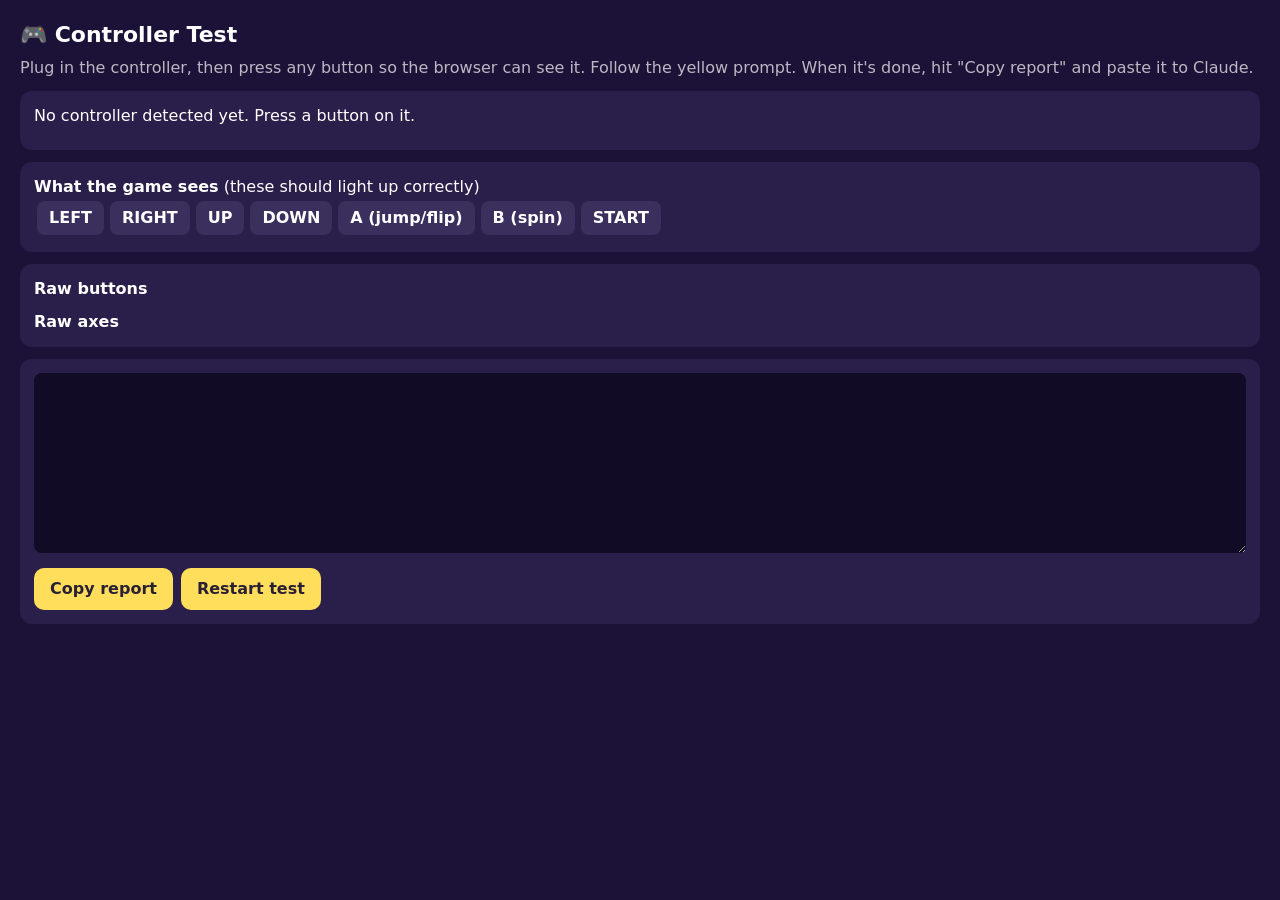
<file: dev/pad.html>
<!doctype html>
<html lang="en">
<head>
<meta charset="utf-8">
<meta name="viewport" content="width=device-width, initial-scale=1">
<title>Controller Test</title>
<style>
  body { margin: 0; background: #1c1238; color: #fff; font: 16px/1.4 ui-rounded, system-ui, sans-serif; padding: 20px; }
  h1 { margin: 0 0 6px; font-size: 22px; } .muted { opacity: .7; }
  .box { background: #2a1f4a; border-radius: 12px; padding: 14px; margin: 12px 0; }
  #prompt { font-size: 28px; font-weight: 800; color: #ffde5c; margin: 8px 0; }
  .grid { display: flex; flex-wrap: wrap; gap: 6px; }
  .b { width: 44px; height: 44px; border-radius: 8px; background: #3b2f5e; display: flex; align-items: center; justify-content: center; font-weight: 700; }
  .b.on { background: #ffde5c; color: #2a1f33; }
  .ax { display: grid; grid-template-columns: 60px 1fr 60px; gap: 8px; align-items: center; margin: 3px 0; }
  .bar { height: 12px; background: #3b2f5e; border-radius: 6px; position: relative; }
  .bar i { position: absolute; top: 0; bottom: 0; background: #7ee07a; border-radius: 6px; }
  .game span { display: inline-block; padding: 6px 12px; margin: 3px; border-radius: 8px; background: #3b2f5e; font-weight: 700; }
  .game span.on { background: #7ee07a; color: #1c1238; }
  textarea { width: 100%; height: 180px; background: #120b26; color: #9fe35f; border: 0; border-radius: 8px; padding: 10px; font: 13px ui-monospace, monospace; box-sizing: border-box; }
  button { font: inherit; font-weight: 700; padding: 10px 16px; border-radius: 10px; border: 0; background: #ffde5c; color: #2a1f33; cursor: pointer; margin-right: 8px; }
</style>
</head>
<body>
<h1>🎮 Controller Test</h1>
<div class="muted">Plug in the controller, then press any button so the browser can see it. Follow the yellow prompt. When it's done, hit "Copy report" and paste it to Claude.</div>
<div class="box"><div id="info">No controller detected yet. Press a button on it.</div><div id="prompt"></div><div id="progress" class="muted"></div></div>
<div class="box"><b>What the game sees</b> (these should light up correctly)<div class="game" id="game"></div></div>
<div class="box"><b>Raw buttons</b><div class="grid" id="btns"></div><b style="display:block;margin-top:10px">Raw axes</b><div id="axes"></div></div>
<div class="box"><textarea id="report" readonly></textarea><div style="margin-top:8px"><button id="copy">Copy report</button><button id="restart">Restart test</button></div></div>
<script type="module">
import { input, pollInput } from '../js/input.js';

const STEPS = ['D-PAD UP', 'D-PAD DOWN', 'D-PAD LEFT', 'D-PAD RIGHT', 'BOTTOM button (printed 2)', 'RIGHT button (printed 3)', 'LEFT button (printed 1)', 'TOP button (printed 4)', 'START', 'SELECT', 'front LEFT shoulder', 'front RIGHT shoulder', 'back LEFT shoulder', 'back RIGHT shoulder'];
const EXPECT = { 'D-PAD UP': 'up', 'D-PAD DOWN': 'down', 'D-PAD LEFT': 'left', 'D-PAD RIGHT': 'right', 'BOTTOM button (printed 2)': 'a', 'RIGHT button (printed 3)': 'a', 'LEFT button (printed 1)': 'b', 'TOP button (printed 4)': 'b', START: 'start', 'front LEFT shoulder': 'b', 'front RIGHT shoulder': 'b', 'back LEFT shoulder': 'b', 'back RIGHT shoulder': 'b' };
let step = 0, rest = null, results = [], waitRelease = false;
const $ = (s) => document.getElementById(s);

function snapshot(gp) { return { b: gp.buttons.map(() => false), a: [...gp.axes] }; }
const anyHeld = (gp) => gp.buttons.some((b) => b.pressed || b.value > 0.5);
function diff(gp) {
  const out = [];
  gp.buttons.forEach((b, i) => { if (b.pressed || b.value > 0.5) out.push(`button ${i}`); });
  gp.axes.forEach((v, i) => { if (Math.abs(v - rest.a[i]) > 0.3) out.push(`axis ${i} = ${v.toFixed(3)} (rest ${rest.a[i].toFixed(3)})`); });
  return out;
}
function frame() {
  pollInput();
  const gp = [...(navigator.getGamepads?.() || [])].find((g) => g && g.connected);
  $('game').innerHTML = ['left', 'right', 'up', 'down', 'a', 'b', 'start'].map((k) => `<span class="${input[k] ? 'on' : ''}">${k === 'a' ? 'A (jump/flip)' : k === 'b' ? 'B (spin)' : k.toUpperCase()}</span>`).join('');
  if (gp) {
    $('info').innerHTML = `<b>${gp.id}</b><br>mapping: <b>${gp.mapping || '(none / non-standard)'}</b> · ${gp.buttons.length} buttons · ${gp.axes.length} axes`;
    $('btns').innerHTML = gp.buttons.map((b, i) => `<div class="b ${b.pressed || b.value > 0.5 ? 'on' : ''}">${i}</div>`).join('');
    $('axes').innerHTML = gp.axes.map((v, i) => `<div class="ax"><span>axis ${i}</span><div class="bar"><i style="left:${50 + Math.min(0, v) * 50}%;width:${Math.abs(v) * 50}%"></i></div><span>${v.toFixed(2)}</span></div>`).join('');
    if (!rest) { if (anyHeld(gp)) { $('prompt').textContent = 'Let go of all buttons…'; requestAnimationFrame(frame); return; } rest = snapshot(gp); }
    if (step < STEPS.length) {
      $('prompt').textContent = waitRelease ? 'Let go…' : `Press: ${STEPS[step]}`;
      $('progress').textContent = `Step ${step + 1} of ${STEPS.length}`;
      const d = diff(gp);
      if (waitRelease) { if (!d.length) waitRelease = false; }
      else if (d.length) {
        const exp = EXPECT[STEPS[step]];
        const ok = exp ? (input[exp] ? `game read ${exp.toUpperCase()} ✓` : `game did NOT read ${exp.toUpperCase()} ✗`) : '';
        results.push(`${STEPS[step].padEnd(28)} → ${d.join(', ')}  ${ok}`);
        step++; waitRelease = true;
        render();
      }
    } else { $('prompt').textContent = 'All done! Copy the report below 👇'; $('progress').textContent = ''; }
  }
  requestAnimationFrame(frame);
}
function render() {
  const gp = [...(navigator.getGamepads?.() || [])].find((g) => g && g.connected);
  $('report').value = [`id: ${gp?.id}`, `mapping: ${gp?.mapping || 'non-standard'}`, `buttons: ${gp?.buttons.length}  axes: ${gp?.axes.length}`, `rest axes: ${rest?.a.map((v) => v.toFixed(3)).join(', ')}`, '', ...results].join('\n');
}
$('copy').onclick = async () => { render(); try { await navigator.clipboard.writeText($('report').value); $('copy').textContent = 'Copied!'; } catch { $('report').select(); document.execCommand('copy'); $('copy').textContent = 'Copied!'; } };
$('restart').onclick = () => { step = 0; results = []; rest = null; waitRelease = false; $('copy').textContent = 'Copy report'; render(); };
requestAnimationFrame(frame);
</script>
</body>
</html>
</file>
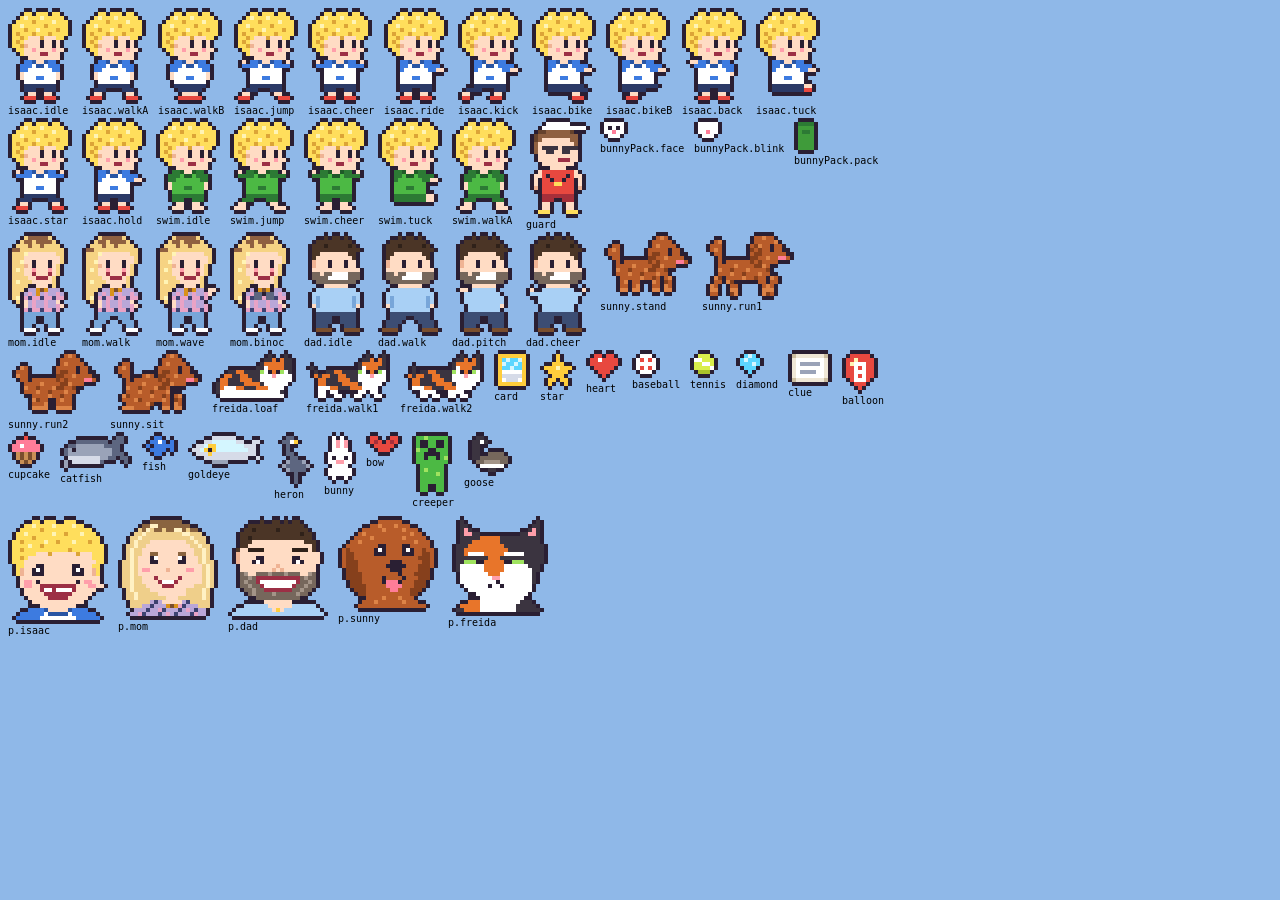
<file: dev/sheet.html>
<!doctype html><html><body style="margin:0;background:#8fb8e8">
<canvas id="screen" width="256" height="144" style="display:none"></canvas>
<canvas id="c" width="900" height="700" style="image-rendering:pixelated"></canvas>
<script type="module">
import { buildSprites, SPR, PORTRAIT } from '../js/sprites.js';
buildSprites();
const c = document.getElementById('c'), g = c.getContext('2d'); g.imageSmoothingEnabled = false;
let x = 8, y = 8, rowH = 0; const S = 4;
function put(img, label) {
  if (x + img.width * S > 890) { x = 8; y += rowH + 14; rowH = 0; }
  g.drawImage(img, x, y, img.width * S, img.height * S);
  g.fillStyle = '#000'; g.font = '10px monospace'; g.fillText(label, x, y + img.height * S + 10);
  x += Math.max(img.width * S, label.length * 6) + 10; rowH = Math.max(rowH, img.height * S);
}
for (const [grp, v] of Object.entries(SPR)) {
  if (v instanceof HTMLCanvasElement) put(v, grp); else for (const [k, img] of Object.entries(v)) put(img, grp + '.' + k);
}
x = 8; y += rowH + 20; rowH = 0;
for (const [k, img] of Object.entries(PORTRAIT)) put(img, 'p.' + k);
document.title = 'ready';
</script></body></html>
</file>
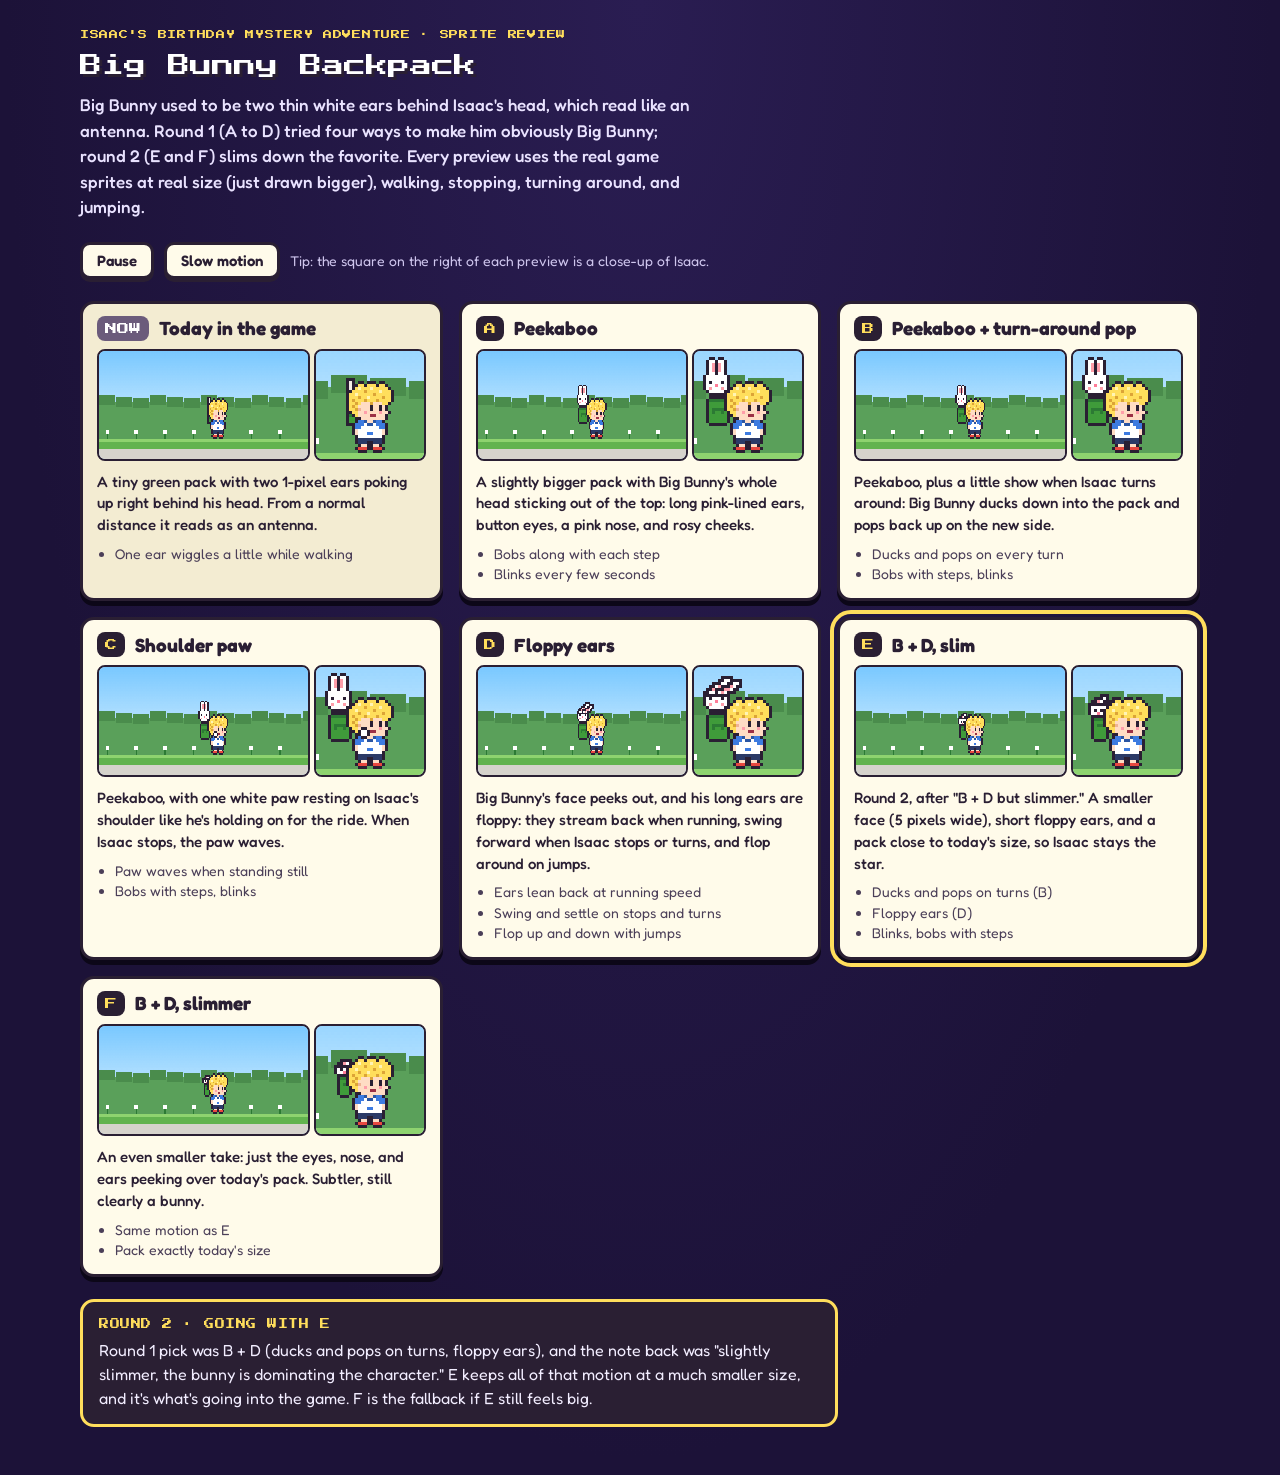
<file: report/bunny-board.html>
<!doctype html>
<html lang="en">
<head>
<meta charset="utf-8">
<meta name="viewport" content="width=device-width, initial-scale=1">
<title>Big Bunny Backpack</title>
<link rel="preconnect" href="https://fonts.googleapis.com">
<link rel="preconnect" href="https://fonts.gstatic.com" crossorigin>
<link href="https://fonts.googleapis.com/css2?family=Fredoka:wght@500;600;700&family=Press+Start+2P&display=swap" rel="stylesheet">
<style>
  /* One deliberate look: the game's own night-plum backdrop with paper cards (same palette + fonts as the game). */
  :root {
    color-scheme: dark;
    --night: #1c1238; --night-2: #2a1d52; --ink: #2a1f33; --paper: #fffbea; --paper-2: #f3ecd2;
    --sun: #ffde5c; --blue: #3d7be0; --green: #4cb944; --pink: #ff7d98; --muted: #6b5b7b;
    --pix: 'Press Start 2P', ui-monospace, monospace;
    --round: 'Fredoka', ui-rounded, 'Avenir Next', system-ui, sans-serif;
  }
  body { background: radial-gradient(ellipse at 50% 0%, var(--night-2), var(--night) 70%); background-color: var(--night); color: #fff; font-family: var(--round); }
  .wrap { max-width: 1120px; margin: 0 auto; padding-inline: 20px; padding-block: 28px 48px; display: flex; flex-direction: column; gap: 22px; }
  header { display: flex; flex-direction: column; gap: 10px; max-width: 68ch; }
  .eyebrow { font: 9px/1.6 var(--pix); letter-spacing: .08em; color: var(--sun); text-transform: uppercase; }
  h1 { font: 22px/1.35 var(--pix); margin: 0; text-wrap: balance; text-shadow: 3px 3px 0 var(--ink); }
  header p { margin: 0; font-size: 17px; font-weight: 500; line-height: 1.5; color: #e9e2ff; }
  .controls { display: flex; flex-wrap: wrap; gap: 10px; align-items: center; }
  .controls button {
    font: 600 15px var(--round); color: var(--ink); background: var(--paper); border: 3px solid var(--ink); border-radius: 10px;
    padding: 6px 14px; box-shadow: 0 3px 0 var(--ink); cursor: pointer;
  }
  .controls button[aria-pressed="true"] { background: var(--sun); }
  .controls button:focus-visible { outline: 3px solid var(--sun); outline-offset: 2px; }
  .controls span { font-size: 14px; color: #cfc6ee; }
  .grid { display: grid; grid-template-columns: repeat(auto-fill, minmax(320px, 1fr)); gap: 16px; }
  .card { background: var(--paper); color: var(--ink); border: 3px solid var(--ink); border-radius: 14px; box-shadow: 0 5px 0 #0c0718; display: flex; flex-direction: column; overflow: hidden; }
  .card.now { background: var(--paper-2); }
  .card.pick { outline: 4px solid var(--sun); outline-offset: 3px; }
  .card-head { display: flex; align-items: center; gap: 10px; padding: 12px 14px 8px; }
  .badge { font: 12px var(--pix); background: var(--ink); color: var(--sun); border-radius: 8px; padding: 7px 8px 6px; flex: none; }
  .card.now .badge { color: #fff; background: var(--muted); }
  .card h2 { margin: 0; font-size: 19px; font-weight: 700; line-height: 1.2; }
  .stage { display: grid; grid-template-columns: 1fr auto; gap: 8px; padding: 0 14px; align-items: stretch; }
  canvas { image-rendering: pixelated; image-rendering: crisp-edges; display: block; border: 2px solid var(--ink); border-radius: 8px; background: #bfe6ff; }
  canvas.strip { width: 100%; height: auto; aspect-ratio: 160 / 64; }
  canvas.zoom { width: 108px; height: 108px; }
  .card-body { padding: 10px 14px 14px; display: flex; flex-direction: column; gap: 8px; }
  .card-body p { margin: 0; font-size: 15px; font-weight: 500; line-height: 1.45; }
  .moves { margin: 0; padding-left: 18px; font-size: 14px; line-height: 1.45; color: #4b3f58; }
  .note { font-size: 13px; color: var(--muted); font-weight: 600; }
  .verdict { background: var(--ink); border: 3px solid var(--sun); border-radius: 14px; padding: 14px 16px; display: flex; flex-direction: column; gap: 6px; max-width: 80ch; }
  .verdict b { font: 10px/1.6 var(--pix); color: var(--sun); letter-spacing: .05em; }
  .verdict p { margin: 0; font-size: 16px; line-height: 1.5; color: #f2edff; }
  @media (max-width: 420px) { h1 { font-size: 17px; } .stage { grid-template-columns: 1fr; } canvas.zoom { width: 96px; height: 96px; } }
  @media (prefers-reduced-motion: reduce) { .controls button { transition: none; } }
</style>
<style>html, body { margin: 0; }</style>
</head>
<body>
<div class="wrap">
  <header>
    <div class="eyebrow">Isaac's Birthday Mystery Adventure · sprite review</div>
    <h1>Big Bunny Backpack</h1>
    <p>Big Bunny used to be two thin white ears behind Isaac's head, which read like an antenna. Round 1 (A to D) tried four ways to make him obviously Big Bunny; round 2 (E and F) slims down the favorite. Every preview uses the real game sprites at real size (just drawn bigger), walking, stopping, turning around, and jumping.</p>
  </header>

  <div class="controls" role="group" aria-label="Preview controls">
    <button id="pause" aria-pressed="false">Pause</button>
    <button id="slow" aria-pressed="false">Slow motion</button>
    <span>Tip: the square on the right of each preview is a close-up of Isaac.</span>
  </div>

  <div class="grid" id="grid"></div>

  <div class="verdict">
    <b>ROUND 2 · GOING WITH E</b>
    <p>Round 1 pick was B + D (ducks and pops on turns, floppy ears), and the note back was "slightly slimmer, the bunny is dominating the character." E keeps all of that motion at a much smaller size, and it's what's going into the game. F is the fallback if E still feels big.</p>
  </div>
</div>

<script>
// ---- the game's palette + sprite builder (same rules as js/sprites.js: fill rows, 1px ink outline) ----
const PAL = {
  k: '#2a1f33', w: '#ffffff', W: '#e6e0d6', s: '#ffdcc4', S: '#efb394', p: '#ff9eaa', t: '#ff7d98',
  y: '#ffde5c', Y: '#dca437', h: '#fff4b5', b: '#3d7be0', B: '#2a55a3', n: '#2b3a67', r: '#e8483f', m: '#9c2f45',
  g: '#3f9b3a', G: '#2c7a34', q: '#8ed36f',
};
function build(rows) {
  const w = Math.max(...rows.map((r) => r.length)), c = document.createElement('canvas');
  c.width = w + 2; c.height = rows.length + 2;
  const g = c.getContext('2d');
  const solid = (x, y) => y >= 0 && y < rows.length && x >= 0 && x < rows[y].length && rows[y][x] !== '.';
  g.fillStyle = PAL.k;
  for (let y = -1; y <= rows.length; y++) for (let x = -1; x <= w; x++)
    if (!solid(x, y) && (solid(x - 1, y) || solid(x + 1, y) || solid(x, y - 1) || solid(x, y + 1))) g.fillRect(x + 1, y + 1, 1, 1);
  rows.forEach((row, y) => [...row].forEach((ch, x) => { if (ch !== '.') { g.fillStyle = PAL[ch] || '#f0f'; g.fillRect(x + 1, y + 1, 1, 1); } }));
  return c;
}
// Isaac (straight from the game)
const HEAD = ['...yy.yyy.yy..', '..yhyyyhyyyyy.', '.yyyyYyyyyhyyy', 'yyhyyyyyYyyyyy', 'yyyYyyhyyyyYyy', 'yYyyyYyyyYyyyy', 'yyYysssYsssyy.', 'yYysssskssks..', 'yyYSssskssks..', '.yysspsssspss.', '..yssssmmsss..', '....ssssssss..'];
const BODY = { side: ['...bbBssBbb...', '..bbbwBBwbbb..', '..bbwwwwwwbb..', '..swwwwwwwws..', '..swwwbbwwws..', '...wwwwwwww...'], up: ['.s.bbBssBbb.s.', '.bbbbwBBwbbbb.', '...wwwwwwww...', '...wwwwwwww...', '...wwwbbwww...', '...wwwwwwww...'] };
const LEGS = { stand: ['...nnnnnnnn...', '...nnn..nnn...', '....ss..ss....', '...rrr..rrr...'], walkA: ['...nnnnnnnn...', '..nnn....nnn..', '..ss......ss..', '.rrr......rrr.'], walkB: ['...nnnnnnnn...', '....nnnnnn....', '.....ssss.....', '....rrrrrr....'], jump: ['...nnnnnnnn...', '..nnn...nnn...', '.ss......ss...', 'rrr.......rrr.'] };
const ISAAC = { idle: build([...HEAD, ...BODY.side, ...LEGS.stand]), walkA: build([...HEAD, ...BODY.side, ...LEGS.walkA]), walkB: build([...HEAD, ...BODY.side, ...LEGS.walkB]), jump: build([...HEAD, ...BODY.up, ...LEGS.jump]) };

// Big Bunny, front-facing (white plush, pink inner ears, pink nose)
const B_EARS = ['.ww.ww.', '.wp.pw.', '.wp.pw.', '.wp.pw.', '.ww.ww.'];
const B_FACE = ['wwwwwww', 'wwwwwww', 'wkwwwkw', 'wwwtwww', 'wpwwwpw', '.wwwww.'];
const B_BLINK = ['wwwwwww', 'wwwwwww', 'wwwwwww', 'wwwtwww', 'wpwwwpw', '.wwwww.'];
const BUN = build([...B_EARS, ...B_FACE]), BUN_BLINK = build([...B_EARS, ...B_BLINK]);
const BUN_HEAD = build(B_FACE), BUN_HEAD_BLINK = build(B_BLINK);
const PACK = build(['GGGGGG', 'gggggg', 'gggggg', 'gGGGGg', 'gGggGg', 'gggggg', 'gggggg', 'gggggg']);
const PAW = build(['ww', 'ww']);

function R(g, x, y, w, h, c) { g.fillStyle = c; g.fillRect(Math.round(x), Math.round(y), w, h); }
function img(g, c, x, y) { g.drawImage(c, Math.round(x), Math.round(y)); }

// ---- the current backpack (copied from the game) ----
function packNow(g, st) {
  const wob = Math.round(Math.sin(st.anim * 0.8));
  R(g, -8, -18, 5, 9, PAL.k); R(g, -7, -17, 3, 7, PAL.g); R(g, -7, -13, 3, 1, PAL.G);
  R(g, -8, -24 + wob, 3, 7, PAL.k); R(g, -7, -23 + wob, 1, 6, '#f4efe6');
  R(g, -5, -23, 3, 6, PAL.k); R(g, -4, -22, 1, 5, '#f4efe6');
}
// Everything below is drawn in Isaac's local frame: x = 0 is his center, y = 0 his feet, facing right (mirrored when he faces left).
// A: whole face peeking out of a bigger pack
function packA(g, st) {
  img(g, PACK, -14, -19);
  const bob = st.moving ? Math.round(Math.abs(Math.sin(st.t * 10))) : 0;
  img(g, st.blink ? BUN_BLINK : BUN, -15, -32 - bob);
}
// B: A + ducks into the pack and pops up on the other side when Isaac turns; blinks
function packB(g, st) {
  img(g, PACK, -14, -19);
  let dy = st.moving ? Math.round(Math.abs(Math.sin(st.t * 10))) : 0;
  if (st.turn > 0) { const k = 1 - st.turn / 0.42; dy = k < 0.45 ? -Math.round(Math.sin((k / 0.45) * Math.PI / 2) * 9) : -Math.round(Math.cos(((k - 0.45) / 0.55) * Math.PI / 2) * 9) + (k > 0.8 ? 1 : 0); }
  g.save(); g.beginPath(); g.rect(-20, -40, 20, 23); g.clip(); // tucked below the pack's rim while ducking
  img(g, st.blink ? BUN_BLINK : BUN, -15, -32 - dy);
  g.restore();
  img(g, PACK, -14, -19); R(g, -13, -18, 6, 1, PAL.G);
}
// C: A + one paw resting on Isaac's shoulder that waves when he stops
function packC(g, st) { packA(g, st); }
function frontC(g, st) {
  const wave = !st.moving && st.idle > 0.35 ? Math.round((Math.sin(st.t * 14) + 1) * 1.5) : 0;
  img(g, PAW, -4, -14 - wave);
}
// D: floppy ears that swing with running, stopping, turning, and jumping
function packD(g, st) {
  img(g, PACK, -14, -19);
  const hx = -15, hy = -27;
  img(g, st.blink ? BUN_HEAD_BLINK : BUN_HEAD, hx, hy);
  for (const ex of [hx + 2.5, hx + 5.5]) ear(g, ex, hy + 1, st.ear + (ex > hx + 4 ? 0.12 : -0.05));
}
// E / F: B + D, slimmed down so Isaac stays the star — a small face, short floppy ears, a pack about today's size.
const SLIM_E = { face: build(['wwwww', 'wkwkw', 'wwtww', '.www.']), blink: build(['wwwww', 'wwwww', 'wwtww', '.www.']), pack: build(['GGGG', 'gggg', 'gGGg', 'gggg', 'gggg', 'gggg', 'gggg']), earLen: 5, px: -12, pw: 6 };
const SLIM_F = { face: build(['wkwkw', 'wwtww', '.www.']), blink: build(['wwwww', 'wwtww', '.www.']), pack: build(['GGG', 'ggg', 'gGg', 'ggg', 'ggg', 'ggg']), earLen: 4, px: -11, pw: 5 };
function slim(S) {
  return (g, st) => {
    const top = -18, fh = S.face.height;
    img(g, S.pack, S.px, top);
    let dy = st.moving ? Math.round(Math.abs(Math.sin(st.t * 10))) : 0;
    if (st.turn > 0) { const k = 1 - st.turn / 0.42; dy = k < 0.45 ? -Math.round(Math.sin((k / 0.45) * Math.PI / 2) * (fh + 1)) : -Math.round(Math.cos(((k - 0.45) / 0.55) * Math.PI / 2) * (fh + 1)); }
    const hx = S.px - 1, hy = top - fh + 2 - dy;
    g.save(); g.beginPath(); g.rect(-24, -44, 24, 44 + top + 1); g.clip();
    const w = S.face.width;
    for (const [ex, tilt] of [[hx + 1, -0.05], [hx + w - 2, 0.12]]) slimEar(g, ex, hy + 1, st.ear + tilt, S.earLen);
    img(g, st.blink ? S.blink : S.face, hx, hy);
    g.restore();
    img(g, S.pack, S.px, top);
  };
}
function slimEar(g, x, y, ang, L) {
  const sx = Math.sin(ang), sy = -Math.cos(ang), pts = [];
  for (let i = 0; i <= L; i++) pts.push([x + sx * i, y + sy * i]);
  for (const [px, py] of pts) R(g, px - 1, py - 1, 3, 3, PAL.k);
  for (const [px, py] of pts) R(g, px, py, 1, 1, PAL.w);
  for (let i = 1; i < L; i++) R(g, pts[i][0] + (sx >= 0 ? -0 : 0), pts[i][1], 1, 1, i % 2 ? PAL.p : PAL.w);
}
function ear(g, x, y, ang) {
  const L = 6, sx = Math.sin(ang), sy = -Math.cos(ang), pts = [];
  for (let i = 0; i <= L; i++) pts.push([x + sx * i, y + sy * i]);
  for (const [px, py] of pts) R(g, px - 1.5, py - 1, 4, 3, PAL.k);
  for (const [px, py] of pts) R(g, px - 0.5, py, 2, 1, PAL.w);
  for (let i = 1; i < L - 1; i++) R(g, pts[i][0] + (sx > 0 ? 0 : 0.5), pts[i][1], 1, 1, PAL.p);
}

const OPTIONS = [
  { id: 'now', letter: 'NOW', name: 'Today in the game', pack: packNow, text: 'A tiny green pack with two 1-pixel ears poking up right behind his head. From a normal distance it reads as an antenna.', moves: ['One ear wiggles a little while walking'] },
  { id: 'A', letter: 'A', name: 'Peekaboo', pack: packA, text: "A slightly bigger pack with Big Bunny's whole head sticking out of the top: long pink-lined ears, button eyes, a pink nose, and rosy cheeks.", moves: ['Bobs along with each step', 'Blinks every few seconds'] },
  { id: 'B', letter: 'B', name: 'Peekaboo + turn-around pop', pack: packB, text: 'Peekaboo, plus a little show when Isaac turns around: Big Bunny ducks down into the pack and pops back up on the new side.', moves: ['Ducks and pops on every turn', 'Bobs with steps, blinks'] },
  { id: 'C', letter: 'C', name: 'Shoulder paw', pack: packC, front: frontC, text: 'Peekaboo, with one white paw resting on Isaac\'s shoulder like he\'s holding on for the ride. When Isaac stops, the paw waves.', moves: ['Paw waves when standing still', 'Bobs with steps, blinks'] },
  { id: 'D', letter: 'D', name: 'Floppy ears', pack: packD, text: 'Big Bunny\'s face peeks out, and his long ears are floppy: they stream back when running, swing forward when Isaac stops or turns, and flop around on jumps.', moves: ['Ears lean back at running speed', 'Swing and settle on stops and turns', 'Flop up and down with jumps'] },
  { id: 'E', letter: 'E', name: 'B + D, slim', pack: slim(SLIM_E), text: 'Round 2, after "B + D but slimmer." A smaller face (5 pixels wide), short floppy ears, and a pack close to today\'s size, so Isaac stays the star.', moves: ['Ducks and pops on turns (B)', 'Floppy ears (D)', 'Blinks, bobs with steps'] },
  { id: 'F', letter: 'F', name: 'B + D, slimmer', pack: slim(SLIM_F), text: 'An even smaller take: just the eyes, nose, and ears peeking over today\'s pack. Subtler, still clearly a bunny.', moves: ['Same motion as E', 'Pack exactly today\'s size'] },
];

// ---- one shared walk loop: walk right, stop, turn, walk left, stop, jump, turn back ----
const W = 160, H = 64, GROUND = 52, LOOP = 6.4;
function motion(t) {
  const u = t % LOOP;
  if (u < 2.0) return { x: 40 + u * 40, face: 1, moving: true, jump: 0 };
  if (u < 2.7) return { x: 120, face: 1, moving: false, jump: 0 };
  if (u < 4.7) return { x: 120 - (u - 2.7) * 40, face: -1, moving: true, jump: 0 };
  if (u < 5.2) return { x: 40, face: -1, moving: false, jump: 0 };
  if (u < 5.9) { const k = (u - 5.2) / 0.7; return { x: 40, face: -1, moving: false, jump: Math.sin(k * Math.PI) * 18, rising: k < 0.5 }; }
  return { x: 40, face: -1, moving: false, jump: 0 };
}

const cards = OPTIONS.map((o) => {
  const el = document.createElement('article');
  el.className = 'card' + (o.id === 'now' ? ' now' : '') + (o.id === 'E' ? ' pick' : '');
  el.innerHTML = `<div class="card-head"><span class="badge">${o.letter}</span><h2>${o.name}</h2></div>
    <div class="stage"><canvas class="strip" width="${W}" height="${H}" aria-label="${o.name}: Isaac walking with the backpack"></canvas><canvas class="zoom" width="36" height="36" aria-hidden="true"></canvas></div>
    <div class="card-body"><p>${o.text}</p><ul class="moves">${o.moves.map((m) => `<li>${m}</li>`).join('')}</ul></div>`;
  document.getElementById('grid').appendChild(el);
  const [strip, zoom] = el.querySelectorAll('canvas');
  return { o, g: strip.getContext('2d'), z: zoom.getContext('2d'), strip, st: { t: 0, anim: 0, turn: 0, face: 1, ear: 0.5, earV: 0, idle: 0, blink: false, moving: false } };
});

function scene(g) {
  const sky = g.createLinearGradient(0, 0, 0, GROUND); sky.addColorStop(0, '#79c8ff'); sky.addColorStop(1, '#d8f0ff');
  g.fillStyle = sky; g.fillRect(0, 0, W, GROUND);
  R(g, 0, 30, W, 22, '#5aa05a'); for (let x = 0; x < W; x += 13) R(g, x, 26 + (x % 3), 12, 6, '#4a8c4c');
  R(g, 0, GROUND, W, H - GROUND, '#62b34f'); R(g, 0, GROUND, W, 2, '#8ed36f');
  R(g, 0, GROUND + 6, W, 6, '#d6d3cc');
  for (let x = 6; x < W; x += 22) { R(g, x, GROUND - 3, 1, 3, '#2c7a34'); R(g, x - 1, GROUND - 5, 3, 2, x % 2 ? '#ff9ec8' : '#ffffff'); }
}

let paused = false, slow = false, clock = 0, last = 0;
document.getElementById('pause').onclick = (e) => { paused = !paused; e.target.setAttribute('aria-pressed', paused); e.target.textContent = paused ? 'Play' : 'Pause'; };
document.getElementById('slow').onclick = (e) => { slow = !slow; e.target.setAttribute('aria-pressed', slow); };

function frame(now) {
  const dt = Math.min(0.05, (now - (last || now)) / 1000); last = now;
  if (!paused) clock += dt * (slow ? 0.3 : 1);
  const m = motion(clock), m2 = motion(clock - 0.05);
  const vx = (m.x - m2.x) / 0.05, vy = -(m.jump - m2.jump) / 0.05;
  for (const c of cards) {
    const { g, st, o } = c, d = paused ? 0 : dt * (slow ? 0.3 : 1);
    st.t = clock; st.moving = m.moving;
    st.anim += m.moving ? d * 10 : 0;
    st.idle = m.moving ? 0 : st.idle + d;
    if (m.face !== st.face) { st.face = m.face; st.turn = 0.42; st.earV += 9; }
    st.turn = Math.max(0, st.turn - d);
    st.blink = (clock % 3.1) < 0.13;
    // ear spring (angle toward Isaac's back is positive): lean back with speed, flop with vertical motion
    const target = 0.25 + Math.min(0.9, Math.abs(vx) / 45) * 0.8 + (m.jump ? (m.rising ? 0.9 : -0.35) : 0);
    st.earV += ((target - st.ear) * 90 - st.earV * 7) * d; st.ear += st.earV * d;
    if (Math.abs(vx) < 1 && st.wasMoving) st.earV -= 7; // stopping: ears swing forward
    st.wasMoving = Math.abs(vx) > 1;
    // draw
    scene(g);
    const walk = [ISAAC.walkA, ISAAC.idle, ISAAC.walkB, ISAAC.idle][Math.floor(st.anim / 1.6) % 4];
    const body = m.jump ? ISAAC.jump : m.moving ? walk : ISAAC.idle;
    const x = Math.round(m.x), y = Math.round(GROUND - m.jump);
    g.save(); g.translate(x, y); g.scale(m.face, 1);
    o.pack(g, st);
    g.save(); g.scale(1, 1); img(g, body, -8, -24); g.restore();
    o.front?.(g, st);
    g.restore();
    // close-up
    c.z.imageSmoothingEnabled = false;
    c.z.clearRect(0, 0, 36, 36);
    c.z.drawImage(c.strip, x - 18, y - 34, 36, 36, 0, 0, 36, 36);
  }
  requestAnimationFrame(frame);
}
requestAnimationFrame(frame);
</script>
</body>
</html>
</file>
<file: style.css>
:root {
  --u: 3px;
  --ink: #2a1f33;
  --paper: #fffbea;
  --sun: #ffde5c;
  --blue: #3d7be0;
  --pix: 'Press Start 2P', ui-monospace, monospace;
  --round: 'Fredoka', ui-rounded, 'Avenir Next', system-ui, sans-serif;
  color-scheme: dark;
}
* { box-sizing: border-box; -webkit-tap-highlight-color: transparent; }
html, body {
  margin: 0; height: 100%; overflow: hidden; overscroll-behavior: none;
  background: radial-gradient(ellipse at 50% 30%, #3a2a6e 0%, #1c1238 60%, #120b26 100%);
  color: #fff; font-family: var(--round);
  touch-action: none; user-select: none; -webkit-user-select: none; -webkit-touch-callout: none;
}
button { font-family: inherit; cursor: pointer; touch-action: manipulation; }
.topbtns button[hidden] { display: none; }

#stage {
  position: fixed; overflow: hidden; border-radius: 6px;
  box-shadow: 0 0 0 3px #0c0718, 0 12px 40px rgba(0, 0, 0, .5);
  background: #000;
}
.portrait #stage { border-radius: 0; box-shadow: none; margin-top: env(safe-area-inset-top); }
#screen { width: 100%; height: 100%; display: block; image-rendering: pixelated; image-rendering: crisp-edges; }

/* ---------- HUD ---------- */
#hud {
  position: absolute; left: 0; right: 0; top: 0; display: flex; justify-content: space-between; align-items: flex-start;
  padding: calc(var(--u) * 3) calc(var(--u) * 4); pointer-events: none; gap: 8px;
  font-family: var(--pix); font-size: clamp(9px, calc(var(--u) * 5.5), 18px); text-shadow: 2px 2px 0 var(--ink);
}
#hud > div { display: flex; align-items: center; gap: .4em; min-height: 1em; white-space: nowrap; }
#hud-c { flex: 1; justify-content: center; }
#hud-r { margin-right: calc(clamp(28px, var(--u) * 12, 44px) * 4 + 16px); }
.ico { display: inline-block; width: 1.3em; height: 1.3em; background-size: contain; background-repeat: no-repeat; background-position: center; image-rendering: pixelated; vertical-align: middle; }

.topbtns { position: fixed; display: flex; gap: 4px; z-index: 45; }
.topbtns button {
  width: clamp(28px, calc(var(--u) * 12), 44px); height: clamp(28px, calc(var(--u) * 12), 44px);
  border-radius: 8px; border: 2px solid rgba(255, 255, 255, .5); background: rgba(20, 12, 40, .45); color: #fff;
  font-size: clamp(13px, calc(var(--u) * 6), 20px); line-height: 1; padding: 0;
}
.topbtns button.off { opacity: .5; text-decoration: line-through; }

#banner {
  position: absolute; left: 0; right: 0; top: 30%; text-align: center; pointer-events: none; opacity: 0;
  font-family: var(--pix); font-size: clamp(16px, calc(var(--u) * 13), 52px); color: var(--sun);
  text-shadow: 3px 3px 0 var(--ink), -2px -2px 0 var(--ink), 2px -2px 0 var(--ink), -2px 2px 0 var(--ink);
  line-height: 1.3; padding: 0 12px;
}
#banner small { display: block; font-size: .42em; color: #fff; margin-top: .5em; }
#banner.show { animation: bannerIn 1.6s ease-out forwards; }
#banner.long.show { animation-duration: 2.6s; }
@keyframes bannerIn {
  0% { opacity: 0; transform: scale(.3) rotate(-6deg); }
  12% { opacity: 1; transform: scale(1.15) rotate(2deg); }
  20% { transform: scale(1) rotate(0); }
  80% { opacity: 1; }
  100% { opacity: 0; transform: translateY(-10px); }
}
#tip {
  position: absolute; left: 50%; top: calc(var(--u) * 16); transform: translateX(-50%); max-width: 86%; text-align: center;
  background: rgba(20, 12, 40, .78); border: 2px solid rgba(255, 255, 255, .7); border-radius: 12px; padding: 6px 14px;
  font-weight: 700; font-size: clamp(13px, calc(var(--u) * 5.6), 22px); pointer-events: none; animation: dlgPop .2s ease-out;
}
#tip[hidden] { display: none; }
#toast {
  position: absolute; left: 50%; bottom: 10px; transform: translate(-50%, 20px); opacity: 0; transition: .25s;
  background: rgba(20, 12, 40, .85); border: 2px solid #fff; border-radius: 999px; padding: 6px 14px;
  font-size: clamp(12px, calc(var(--u) * 5), 18px); white-space: normal; width: max-content; max-width: calc(100% - 20px); text-align: center; pointer-events: none;
}
#toast.show { opacity: 1; transform: translate(-50%, 0); }

#ver { position: fixed; right: max(8px, env(safe-area-inset-right)); bottom: max(6px, env(safe-area-inset-bottom)); z-index: 35; font: 600 10px ui-monospace, monospace; color: #fff; opacity: .3; pointer-events: none; letter-spacing: .3px; }
#ver[hidden] { display: none; }
/* soft key reminders in the bottom corners (keyboard / controller only) */
#keys {
  position: absolute; left: 0; right: 0; bottom: 0; display: none; justify-content: space-between; align-items: flex-end;
  padding: calc(var(--u) * 2) calc(var(--u) * 3); pointer-events: none; color: #fff; opacity: .42; transition: opacity .8s;
  font: 700 clamp(11px, calc(var(--u) * 3), 16px) var(--round); text-shadow: 1px 1px 0 var(--ink);
}
#app:not(.touch):not(.portrait) #keys { display: flex; }
#keys.fresh { opacity: .95; transition: opacity .15s; }
.talking #keys, #app:has(#overlay:not([hidden])) #keys { opacity: 0; transition: opacity .15s; }
#keys > div { display: flex; flex-direction: column; gap: 4px; }
#keys .kr { align-items: flex-end; }
#keys kbd {
  display: inline-block; min-width: 1.7em; padding: 0 .35em; margin: 0 1px; text-align: center; font: 700 .9em var(--round); line-height: 1.45;
  border: 1.5px solid rgba(255, 255, 255, .8); border-bottom-width: 3px; border-radius: 5px; background: rgba(20, 12, 40, .5);
}
#keys kbd.wide { padding: 0 .8em; }
#keys .alt { font-size: .8em; opacity: .8; }

/* ---------- dialog ---------- */
#dialog {
  position: fixed; z-index: 20; display: flex; gap: 12px; align-items: flex-start;
  background: var(--paper); color: var(--ink); border: 3px solid var(--ink); border-radius: 12px;
  box-shadow: 0 4px 0 var(--ink), 0 10px 24px rgba(0, 0, 0, .35);
  padding: 10px 14px 12px 10px; min-height: 84px;
  font-size: clamp(15px, calc(var(--u) * 6.2), 26px); line-height: 1.3;
}
.portrait #dialog { font-size: 19px; }
#dialog[hidden] { display: none; }
#dialog.pop { animation: dlgPop .18s ease-out; }
@keyframes dlgPop { from { transform: translateY(8px) scale(.97); opacity: .4; } }
#portrait {
  width: clamp(56px, calc(var(--u) * 26), 104px); height: clamp(56px, calc(var(--u) * 26), 104px); flex: none;
  image-rendering: pixelated; background: #e6f1ff; border: 3px solid var(--ink); border-radius: 10px;
}
#dialog.noportrait #portrait { display: none; }
.dlg-body { flex: 1; min-width: 0; }
#dlg-name {
  display: inline-block; color: #fff; font-weight: 700; padding: 1px 10px 2px; border-radius: 999px;
  font-size: .8em; margin-bottom: 4px; letter-spacing: .3px;
}
#dlg-name[hidden] { display: none; }
#dlg-text { font-weight: 600; min-height: 2.6em; white-space: pre-wrap; }
#dlg-next {
  position: absolute; right: 10px; bottom: -14px; background: var(--blue); color: #fff; border: 3px solid var(--ink);
  border-radius: 999px; padding: 3px 12px 4px; font-size: 13px; font-weight: 700; letter-spacing: .5px;
  box-shadow: 0 3px 0 var(--ink); animation: nudge .7s ease-in-out infinite alternate; pointer-events: none;
}
#dlg-next[hidden] { display: none; }
@keyframes nudge { to { transform: translateX(4px); } }
#dialog { cursor: pointer; }
/* Phones in landscape: a slimmer dialog (and, in the walking levels, it rides up top — see placeDialog). */
.short #dialog { font-size: 15px; min-height: 0; padding: 6px 10px 8px 6px; gap: 8px; border-radius: 10px; }
.short #portrait { width: 50px; height: 50px; border-width: 2px; border-radius: 8px; }
.short #dlg-name { margin-bottom: 2px; }
.short #dlg-text { min-height: 2.4em; }
.short .choice { min-height: 40px; padding: 6px 10px; }
.short #dlg-next { bottom: -12px; padding: 2px 10px 3px; font-size: 12px; }
#dialog.top.pop { animation-name: dlgDrop; }
@keyframes dlgDrop { from { transform: translateY(-8px) scale(.97); opacity: .4; } }
@keyframes bob { to { transform: translateY(4px); } }
#dlg-choices { display: flex; flex-wrap: wrap; gap: 8px; margin-top: 8px; }
#dlg-choices:empty { display: none; }
.choice {
  flex: 1 1 auto; min-width: 30%; min-height: 48px; padding: 8px 12px; font-size: .92em; font-weight: 700;
  border: 3px solid var(--ink); border-radius: 10px; background: #fff; color: var(--ink); box-shadow: 0 3px 0 var(--ink);
}
.choice.sel { background: var(--sun); transform: translateY(-2px); }
.choice:active { transform: translateY(2px); box-shadow: 0 1px 0 var(--ink); }

/* ---------- overlay / cards / menus ---------- */
#overlay {
  position: fixed; inset: 0; z-index: 30; display: flex; flex-direction: column; align-items: center; justify-content: center; justify-content: safe center;
  padding: max(12px, env(safe-area-inset-top)) 12px max(12px, env(safe-area-inset-bottom)); gap: 10px; overflow-y: auto;
  touch-action: pan-y;
}
#overlay[hidden] { display: none; }
#overlay.dim { background: rgba(12, 6, 30, .62); }
#overlay.clear { background: transparent; justify-content: space-between; }
#overlay.clear .title-foot { margin-bottom: 4px; }
.pop { animation: cardPop .35s cubic-bezier(.2, 1.6, .5, 1); }
@keyframes cardPop { from { transform: scale(.4) rotate(-8deg); opacity: 0; } }
.tapnext { font-family: var(--pix); font-size: 10px; opacity: .6; margin-top: 10px; animation: blink 1s infinite; }
.tapnext.light { color: #fff; }
@keyframes blink { 50% { opacity: .15; } }

.card {
  background: var(--paper); color: var(--ink); border: 4px solid var(--ink); border-radius: 16px; text-align: center;
  padding: 18px 26px 14px; box-shadow: 0 6px 0 var(--ink), 0 20px 60px rgba(0, 0, 0, .5); max-width: min(92vw, 460px);
}
.clue { background: linear-gradient(#fffbea, #fff1c2); }
.clue-top { font-family: var(--pix); font-size: 13px; color: #a0681a; letter-spacing: 1px; }
.clue-art .ico { width: 64px; height: 52px; margin: 10px 0 4px; animation: wiggle 1.2s infinite ease-in-out; }
@keyframes wiggle { 50% { transform: rotate(-6deg) scale(1.05); } }
.clue-text { font-size: clamp(26px, 7vw, 40px); font-weight: 700; line-height: 1.15; }
.clue-from { font-size: 14px; font-weight: 600; opacity: .7; margin-top: 4px; }
.clue-sofar { font-family: var(--pix); font-size: 10px; color: #a0681a; margin: 14px 0 6px; }
.clue-row { display: flex; gap: 6px; justify-content: center; flex-wrap: wrap; }
.clue-row span { border: 2px dashed #c9a53a; border-radius: 8px; padding: 4px 10px; font-weight: 700; color: #b8a27a; }
.clue-row span.got { border-style: solid; background: #fff; color: var(--ink); }
.book-item { text-align: left; font-size: 20px; font-weight: 700; padding: 8px 4px; border-bottom: 2px dashed #e6d6a8; }
.book-item small { display: block; font-size: 13px; font-weight: 600; opacity: .7; margin-left: 22px; }
.book-item.locked { color: #b8a27a; }

.tcg {
  width: min(78vw, 300px); background: linear-gradient(160deg, #fff6c9, var(--tcg) 70%); color: var(--ink);
  border: 8px solid #ffd54a; outline: 3px solid var(--ink); border-radius: 14px; padding: 10px 12px 12px;
  box-shadow: 0 16px 50px rgba(0, 0, 0, .55); font-size: 14px;
}
.tcg-head { display: flex; justify-content: space-between; align-items: baseline; font-weight: 700; }
.tcg-name { font-size: 22px; }
.tcg-hp { color: #c0302a; font-size: 14px; } .tcg-hp b { font-size: 22px; }
.tcg-art {
  margin: 6px 0; height: 150px; border: 4px solid #c9a53a; border-radius: 4px; display: flex; align-items: center; justify-content: center;
  background: linear-gradient(120deg, #bfe8ff, #ffe6f7, #fff8c4, #c9ffe0, #bfe8ff); background-size: 300% 300%;
  animation: holo 3s linear infinite; overflow: hidden;
}
.tcg-art img { height: 130px; image-rendering: pixelated; }
@keyframes holo { to { background-position: 300% 0; } }
.tcg-type { font-size: 11px; text-align: center; background: rgba(255, 255, 255, .6); border-radius: 4px; padding: 2px; font-style: italic; }
.tcg-move { display: grid; grid-template-columns: 1fr auto; padding: 5px 2px; border-bottom: 1px solid rgba(0, 0, 0, .15); }
.tcg-move b { font-size: 16px; } .tcg-move span { font-weight: 700; font-size: 18px; }
.tcg-move small { grid-column: 1 / -1; opacity: .8; }
.tcg-flavor { font-size: 11px; font-style: italic; margin-top: 6px; opacity: .85; }

.menu {
  background: var(--paper); color: var(--ink); border: 4px solid var(--ink); border-radius: 18px; text-align: center;
  padding: 18px 20px; box-shadow: 0 6px 0 var(--ink), 0 20px 60px rgba(0, 0, 0, .5); width: min(94vw, 520px);
}
.menu h1 { font-family: var(--pix); font-size: clamp(16px, 4.6vw, 24px); line-height: 1.4; margin: 4px 0 8px; color: var(--blue); }
.menu .sub { font-size: 17px; margin: 0 0 12px; font-weight: 600; }
.menu-btns { display: flex; flex-direction: column; gap: 10px; margin-top: 10px; }
button.big {
  min-height: 56px; padding: 10px 16px; font-size: clamp(16px, 4.4vw, 20px); font-weight: 700; color: var(--ink);
  background: #fff; border: 3px solid var(--ink); border-radius: 12px; box-shadow: 0 4px 0 var(--ink); transition: transform .08s;
}
button.big.sel, button.big:hover { background: var(--sun); transform: translateY(-2px); }
button.big:active { transform: translateY(3px); box-shadow: 0 1px 0 var(--ink); }
button.big.go { background: #7ee07a; }
button.big.go.sel { background: var(--sun); }
button.big .note { display: block; font-size: 13px; font-weight: 600; opacity: .7; }
.menu-btns.row { flex-direction: row; } .menu-btns.row > * { flex: 1; }
.stats { display: grid; grid-template-columns: 1fr auto; gap: 4px 14px; text-align: left; font-size: 17px; font-weight: 600; margin: 8px auto; max-width: 320px; }
.stats b { text-align: right; }
.newrec { color: #d0342c; font-family: var(--pix); font-size: 12px; animation: blink .6s infinite; }
.hats { display: flex; flex-wrap: wrap; gap: 6px; justify-content: center; margin: 8px 0; }
.hats button { min-width: 64px; min-height: 44px; border: 3px solid var(--ink); border-radius: 10px; background: #fff; font-weight: 700; font-size: 13px; }
.hats button.on { background: var(--sun); }
.hats button.locked { opacity: .45; }

/* ---------- title ---------- */
.title-wrap { text-align: center; pointer-events: none; }
.title-wrap .logo {
  font-family: var(--pix); font-size: clamp(18px, min(5vw, 9vh), 54px); line-height: 1.3; color: var(--sun);
  text-shadow: 4px 4px 0 #e8483f, 8px 8px 0 var(--ink); letter-spacing: 1px; animation: floaty 2.4s ease-in-out infinite;
}
.title-wrap .logo span { color: #fff; }
.title-wrap .tag { font-family: var(--pix); font-size: clamp(9px, 2.4vw, 13px); margin-top: 16px; color: #fff; text-shadow: 2px 2px 0 var(--ink); }
@keyframes floaty { 50% { transform: translateY(-6px); } }
.title-wrap .pb { display: none; }
.portrait .title-wrap .pb { display: inline; }
.portrait .title-wrap .logo { font-size: clamp(20px, 7.4vw, 48px); }
.portrait #overlay.clear { justify-content: flex-start; padding-top: calc(var(--stage-bottom) + 18px); gap: 18px; }
.title-btns { display: flex; flex-direction: column; gap: 10px; width: min(88vw, 360px); margin-top: 18px; }
.title-foot { font-size: 12px; opacity: .75; margin-top: 10px; text-align: center; font-weight: 600; text-shadow: 1px 1px 0 var(--ink); }

/* ---------- birthday card ---------- */
.bday { background: linear-gradient(#fffbea, #ffe9f3); }
.bday h1 { color: #e8483f; }
.bday p { font-size: 18px; font-weight: 600; line-height: 1.35; margin: 8px 0; }
.bday .sign { font-style: italic; color: #7a4e8c; }
.bday-grid img { width: 100%; max-width: 400px; image-rendering: pixelated; border-radius: 10px; border: 3px solid var(--ink); }
/* short, wide screens (phone sideways): picture left, words right, everything smaller */
@media (max-height: 520px) and (orientation: landscape) {
  .menu { padding: 10px 16px; }
  .menu h1 { font-size: 15px; margin: 2px 0 6px; }
  .menu .sub { font-size: 14px; margin-bottom: 6px; }
  button.big { min-height: 44px; padding: 6px 14px; font-size: 16px; }
  .menu-btns { gap: 6px; margin-top: 6px; }
  .menu.bday { width: min(96vw, 820px); }
  .bday-grid { display: grid; grid-template-columns: 44% 1fr; gap: 14px; align-items: center; text-align: left; }
  .bday p { font-size: 15px; margin: 4px 0; }
  .card.clue { padding: 10px 18px; }
  .clue-text { font-size: 24px; }
  .clue-art .ico { width: 40px; height: 32px; margin: 4px 0 0; }
  .binder { grid-template-columns: repeat(6, 1fr); }
  .tcg { width: min(60vw, 260px); } .tcg-art { height: 90px; } .tcg-art img { height: 80px; }
}

/* ---------- touch pad ---------- */
#pad { position: fixed; inset: auto 0 0 0; height: 0; z-index: 25; pointer-events: none; }
#pad[hidden], #app:not(.touch) #pad, #app.talking #pad { display: none; }
#dpad, #actions { position: fixed; bottom: max(14px, env(safe-area-inset-bottom)); display: flex; gap: 10px; pointer-events: auto; }
#dpad { left: max(14px, env(safe-area-inset-left)); gap: 0; touch-action: none; }
#dpad[hidden] { display: none; }
#actions { right: max(14px, env(safe-area-inset-right)); flex-direction: column; align-items: flex-end; gap: 0; }
#dpad > div, #actions button {
  display: flex; align-items: center; justify-content: center; color: #fff; font-weight: 700; touch-action: none;
  background: rgba(255, 255, 255, .16); border: 3px solid rgba(255, 255, 255, .55); user-select: none;
}
#dpad > div { width: 76px; height: 76px; font-size: 30px; }
#dpad > div:first-child { border-radius: 38px 8px 8px 38px; border-right-width: 1.5px; }
#dpad > div:last-child { border-radius: 8px 38px 38px 8px; border-left-width: 1.5px; }
#dpad > div[data-dir=down] { border-radius: 8px; border-left-width: 1.5px; border-right-width: 1.5px; width: 64px; }
#dpad > div[hidden] { display: none; }
#actions button { width: 92px; height: 92px; border-radius: 50%; font-size: 17px; font-family: var(--pix); font-size: 11px; padding: 0; }
#actions #btn-a { background: rgba(232, 72, 63, .55); }
#actions #btn-b { width: 70px; height: 70px; background: rgba(61, 123, 224, .55); margin-right: 78px; margin-bottom: -26px; }
#actions button[hidden] { display: none; }
#dpad > div.on, #actions button.on { background: rgba(255, 222, 92, .7); color: var(--ink); transform: scale(.95); }
.portrait #dpad > div { width: 80px; height: 84px; }
.portrait #dpad > div[data-dir=down] { width: 58px; }
.portrait [data-mode=trick] #dpad > div { width: 68px; }
.portrait [data-mode=trick] #dpad > div[data-dir=down] { width: 54px; }
.portrait #actions button#btn-a { width: 104px; height: 104px; }
@media (max-height: 420px) {
  #dpad > div { width: 64px; height: 64px; font-size: 24px; }
  #actions button#btn-a { width: 78px; height: 78px; }
  #actions #btn-b { width: 60px; height: 60px; margin-right: 64px; margin-bottom: -22px; }
  #dpad > div, #actions button { background: rgba(255, 255, 255, .1); opacity: .8; }
}

#rotate {
  position: fixed; left: 0; right: 0; text-align: center; font-weight: 700; font-size: 14px; opacity: .6; pointer-events: none;
  bottom: calc(max(14px, env(safe-area-inset-bottom)) + 120px);
}
#rotate[hidden] { display: none; }

/* ---------- card binder ---------- */
.binder-title { font-family: var(--pix); font-size: 11px; color: #a0681a; margin: 16px 0 8px; }
.binder-title span { color: var(--ink); }
.binder { display: grid; grid-template-columns: repeat(4, 1fr); gap: 6px; }
.bcard { aspect-ratio: 5 / 7; border: 2px dashed #d8c48c; border-radius: 6px; display: flex; flex-direction: column; overflow: hidden; }
.bcard .bq { margin: auto; font-family: var(--pix); color: #d8c48c; font-size: 14px; }
.bcard.got { border: 3px solid #ffcd3c; background: linear-gradient(160deg, #fff6c9, #ffd98a); }
.bname { font-size: 9px; font-weight: 700; padding: 2px 3px 0; display: flex; justify-content: space-between; gap: 2px; white-space: nowrap; }
.bname em { font-style: normal; color: #c0302a; }
.bart { flex: 1; margin: 2px 3px; border-radius: 3px; display: flex; align-items: center; justify-content: center;
  background: linear-gradient(120deg, #bfe8ff, #ffe6f7, #fff8c4, #c9ffe0, #bfe8ff); background-size: 300% 300%; animation: holo 3s linear infinite; }
.bart img { max-width: 80%; max-height: 80%; image-rendering: pixelated; }
.bmove { font-size: 8px; font-weight: 700; text-align: center; padding: 0 2px 3px; }
.card.clue { max-height: 92vh; overflow-y: auto; }

/* ---------- hat picker ---------- */
.hatgrid { display: grid; grid-template-columns: repeat(auto-fill, minmax(104px, 1fr)); gap: 8px; margin: 6px 0 4px; }
.hat-tile { display: flex; flex-direction: column; align-items: center; gap: 2px; padding: 8px 6px; border: 3px solid var(--ink); border-radius: 12px;
  background: #fff; color: var(--ink); box-shadow: 0 3px 0 var(--ink); font-size: 14px; }
.hat-tile img { width: 56px; height: 88px; image-rendering: pixelated; }
.hat-tile small { font-size: 11px; font-weight: 600; opacity: .75; line-height: 1.2; }
.hat-tile.on { background: var(--sun); }
.hat-tile.sel { outline: 3px solid var(--blue); outline-offset: 2px; }
.hat-tile.locked { background: #ece8dc; border-style: dashed; box-shadow: none; }
.hat-tile.locked img { filter: grayscale(1) brightness(.55) contrast(.8); }
.hat-tile.locked b { opacity: .6; }
.hat-tile.nope { animation: nope .35s; }
@keyframes nope { 20% { transform: translateX(-5px); } 40% { transform: translateX(5px); } 60% { transform: translateX(-3px); } 80% { transform: translateX(3px); } }
@media (max-height: 520px) and (orientation: landscape) { .hatgrid { grid-template-columns: repeat(5, 1fr); } .hat-tile img { width: 40px; height: 63px; } .menu.hatmenu { width: min(96vw, 820px); } }

.topbtns.dimmed { display: none; }

.touch .topbtns { gap: 8px; }
.touch .topbtns button { width: 40px; height: 40px; font-size: 18px; }
.portrait #hud { font-size: 12px; }
.portrait #toast { position: fixed; bottom: auto; top: calc(var(--stage-bottom) + 8px); }

/* ---------- about ---------- */
button.linkbtn { background: none; border: 0; color: #fff; text-decoration: underline; font-weight: 700; font-size: 13px; margin-top: 6px; padding: 6px 10px; opacity: .9; }
button.linkbtn.sel { background: rgba(255, 255, 255, .15); border-radius: 8px; }
.menu.about p { font-size: 16px; font-weight: 600; line-height: 1.4; text-align: left; margin: 8px 4px; }
.report-link { display: inline-block; background: var(--blue); color: #fff; font-weight: 700; padding: 8px 14px; border-radius: 10px; text-decoration: none; border: 3px solid var(--ink); box-shadow: 0 3px 0 var(--ink); }
.locked-note { opacity: .7; font-style: italic; }
/* the goal line would peek out above a top-docked dialog */
#app:has(#dialog.top:not([hidden])) #hud { visibility: hidden; }
/* phone sideways + mystery solved: the big button on top, the rest share a row so nothing scrolls off */
@media (max-height: 520px) and (orientation: landscape) {
  .title-btns { flex-direction: row; flex-wrap: wrap; justify-content: center; width: min(94vw, 620px); gap: 8px; margin-top: 12px; }
  .title-btns button.big { flex: 1 1 28%; font-size: 15px; padding: 6px 10px; }
  .title-btns button.big.go { flex-basis: 100%; }
}
/* touch-size top buttons (4 × 40px + gaps) would cover the right-hand HUD text */
.touch #hud-r { margin-right: 196px; }
/* the title footer (controller tip, About, Soundtrack Explorer) stays inside the stage now that it fills more of the screen */
#app:not(.portrait) #overlay.clear { padding-bottom: calc(100vh - var(--stage-bottom) + 10px); }

/* ---------- soundtrack explorer ---------- */
.menu.jukebox { width: min(96vw, 880px); text-align: left; }
.menu.jukebox h1 { text-align: center; }
.jb { display: grid; grid-template-columns: minmax(200px, 1fr) 1.35fr; gap: 14px; align-items: start; }
.jb-list { display: flex; flex-direction: column; gap: 4px; max-height: min(52vh, 400px); overflow-y: auto; padding: 2px 6px 2px 2px; }
.jb-track {
  display: flex; gap: 8px; align-items: baseline; text-align: left; flex: none;
  border: 2px solid var(--ink); border-radius: 8px; background: #fff; color: var(--ink); font: 600 14px var(--round); padding: 5px 8px;
}
.jb-track span { font: 9px var(--pix); color: #a0681a; }
.jb-track.on { background: #7ee07a; }
.jb-track.sel { background: var(--sun); }
.jb-now { display: flex; flex-direction: column; gap: 6px; min-width: 0; }
.jb-title { font: 12px/1.6 var(--pix); color: var(--ink); }
.jb-where { font-size: 13px; font-weight: 600; opacity: .75; }
.jb-viz { width: 100%; height: auto; aspect-ratio: 192 / 84; image-rendering: pixelated; border: 3px solid var(--ink); border-radius: 8px; background: #1b1234; }
.jb-voices { display: flex; flex-wrap: wrap; gap: 3px 10px; font-size: 12px; font-weight: 600; }
.jb-voices i { display: inline-block; width: 10px; height: 10px; border-radius: 2px; margin-right: 4px; border: 1px solid var(--ink); vertical-align: -1px; }
.jb-about { font-size: 14px; font-weight: 500; line-height: 1.45; margin: 0; }
.menu-btns.jb-btns { flex-direction: row; justify-content: center; }
.menu-btns.jb-btns button.big { flex: 0 1 180px; }
@media (max-width: 640px) { .jb { grid-template-columns: 1fr; } .jb-list { max-height: 30vh; } }
@media (max-height: 520px) and (orientation: landscape) {
  .menu.jukebox { padding: 8px 12px; }
  .menu.jukebox h1 { display: none; }
  .jb { gap: 10px; }
  .jb-list { max-height: calc(100vh - 104px); }
  .jb-track { padding: 3px 8px; font-size: 13px; }
  .jb-now { gap: 4px; }
  .jb-where { font-size: 12px; }
  .jb-viz { height: 30vh; width: auto; max-width: 100%; }
  .jb-voices { font-size: 11px; }
  .jb-about { font-size: 12.5px; line-height: 1.35; }
  .menu-btns.jb-btns { margin-top: 6px; }
  .menu-btns.jb-btns button.big { min-height: 38px; padding: 4px 12px; }
}
</file>
